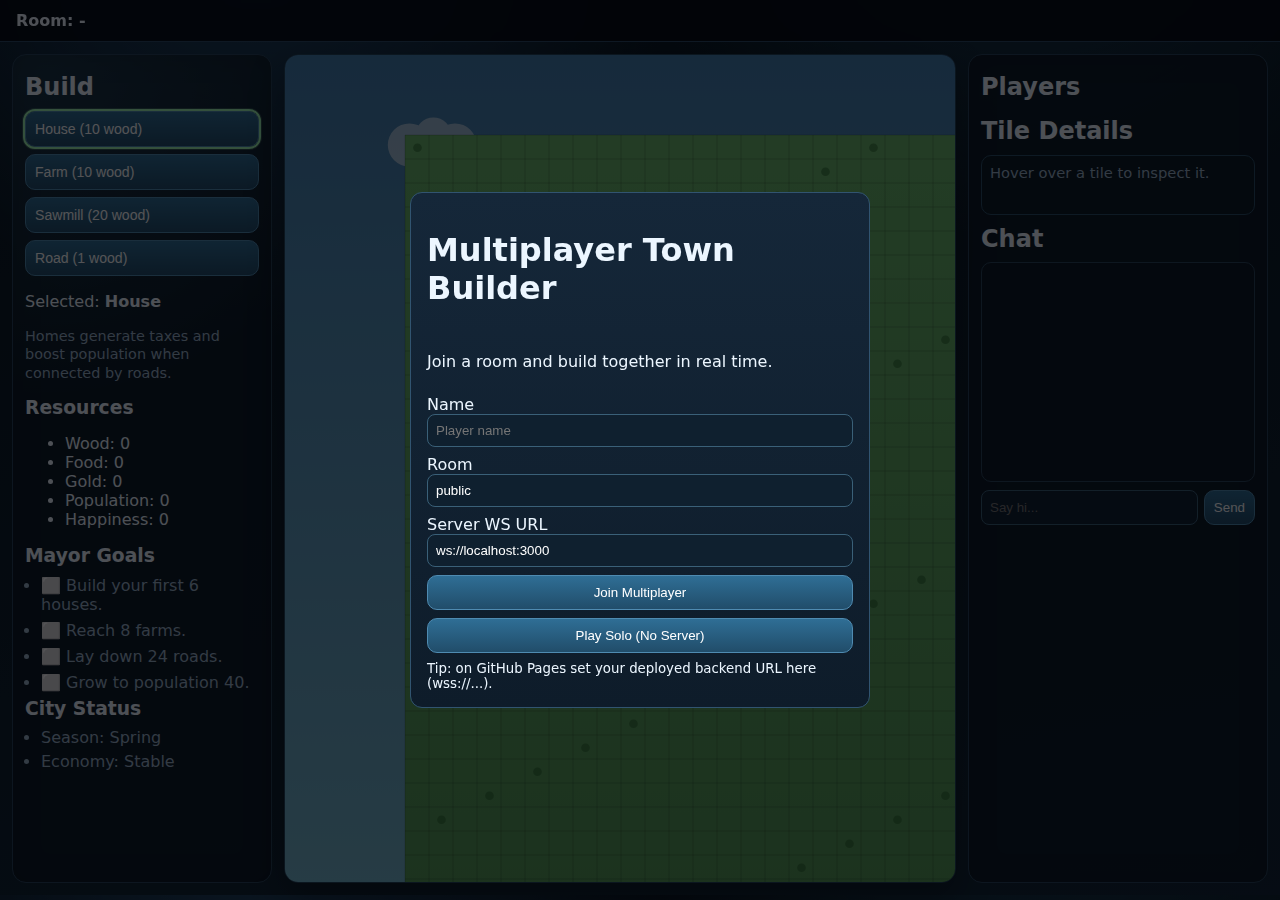
<file: client/index.html>
<!doctype html>
<html lang="en">
<head>
  <meta charset="UTF-8" />
  <meta name="viewport" content="width=device-width, initial-scale=1.0" />
  <title>Multiplayer Town Builder</title>
  <link rel="stylesheet" href="./style.css" />
</head>
<body>
  <div id="joinOverlay" class="overlay">
    <div class="card">
      <h1>Multiplayer Town Builder</h1>
      <p>Join a room and build together in real time.</p>
      <label>Name <input id="nameInput" maxlength="24" placeholder="Player name" /></label>
      <label>Room <input id="roomInput" maxlength="40" value="public" /></label>
      <label>Server WS URL
        <input id="wsInput" placeholder="ws://localhost:3000" />
      </label>
      <div class="actions">
        <button id="joinBtn">Join Multiplayer</button>
        <button id="soloBtn" type="button">Play Solo (No Server)</button>
      </div>
      <small>Tip: on GitHub Pages set your deployed backend URL here (wss://...).</small>
    </div>
  </div>

  <header class="topbar">Room: <span id="roomLabel">-</span></header>
  <main class="layout">
    <aside class="panel left">
      <h2>Build</h2>
      <div id="buildButtons"></div>
      <p>Selected: <strong id="selectedLabel">house</strong></p>
      <p id="selectionHint" class="hint"></p>
      <h3>Resources</h3>
      <ul>
        <li>Wood: <span id="woodVal">0</span></li>
        <li>Food: <span id="foodVal">0</span></li>
        <li>Gold: <span id="goldVal">0</span></li>
        <li>Population: <span id="popVal">0</span></li>
        <li>Happiness: <span id="happinessVal">0</span></li>
      </ul>

      <h3>Mayor Goals</h3>
      <ul id="questList" class="questList"></ul>

      <h3>City Status</h3>
      <ul class="statusList">
        <li>Season: <span id="seasonVal">Spring</span></li>
        <li>Economy: <span id="economyVal">Stable</span></li>
      </ul>
    </aside>

    <section class="canvasWrap">
      <canvas id="gameCanvas" width="900" height="700"></canvas>
    </section>

    <aside class="panel right">
      <h2>Players</h2>
      <ul id="playersList"></ul>
      <h2>Tile Details</h2>
      <div id="tileInfo" class="tileInfo">Hover over a tile to inspect it.</div>
      <h2>Chat</h2>
      <div id="chatLog" class="chatLog"></div>
      <form id="chatForm">
        <input id="chatInput" maxlength="240" placeholder="Say hi..." />
        <button type="submit">Send</button>
      </form>
    </aside>
  </main>

  <div id="toast"></div>
  <script src="./game.js"></script>
</body>
</html>
</file>
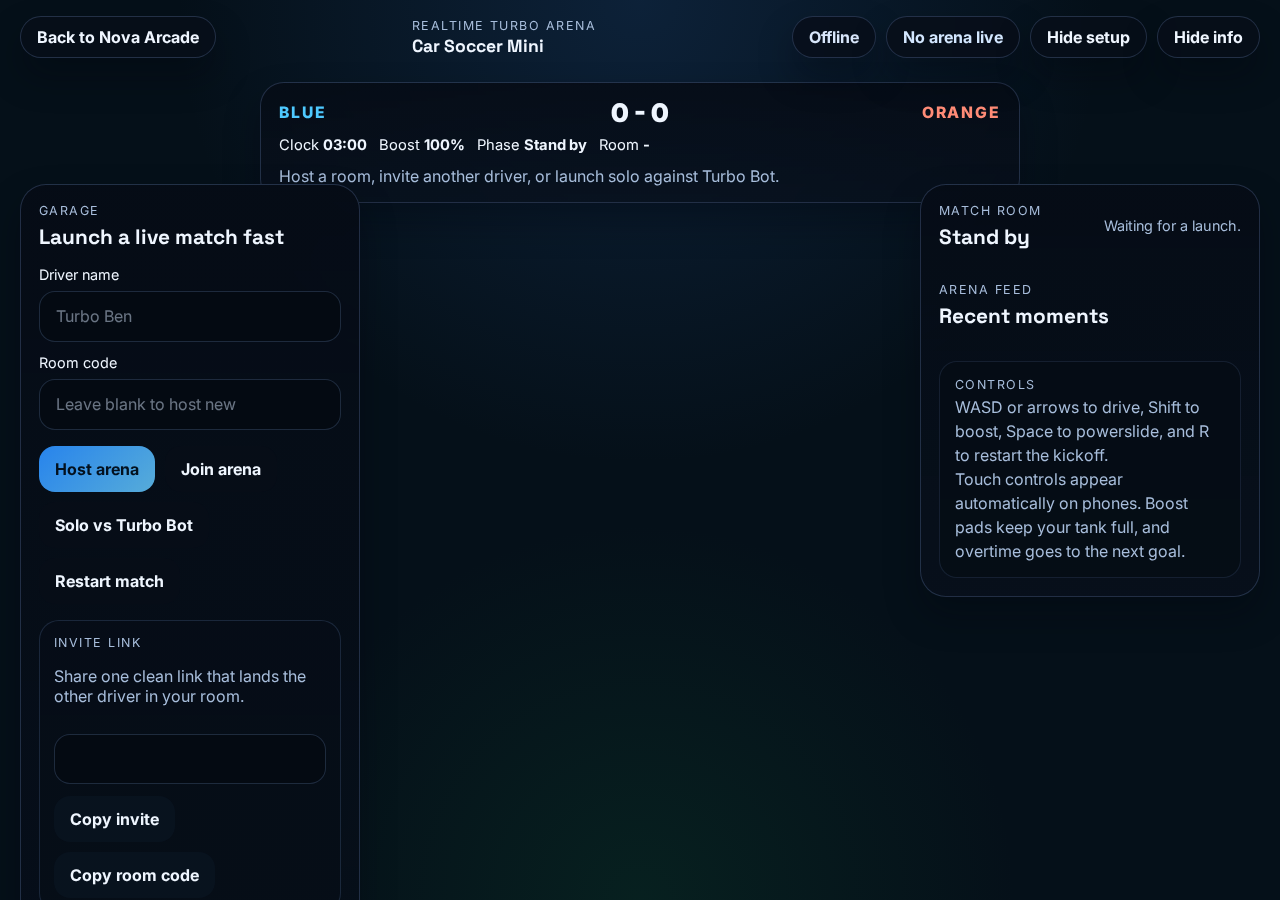
<file: games/car-soccer-mini/index.html>
<!doctype html>
<html lang="en">
<head>
  <meta charset="utf-8" />
  <meta name="viewport" content="width=device-width, initial-scale=1" />
  <title>Car Soccer Mini - Turbo Arena Live</title>
  <link rel="preconnect" href="https://fonts.googleapis.com" />
  <link rel="preconnect" href="https://fonts.gstatic.com" crossorigin />
  <link href="https://fonts.googleapis.com/css2?family=Inter:wght@400;500;600;700;800&family=Space+Grotesk:wght@500;700&display=swap" rel="stylesheet" />
  <link rel="stylesheet" href="style.css?v=20260326a" />
  <link rel="icon" href="data:image/svg+xml,%3Csvg xmlns=%27http://www.w3.org/2000/svg%27 viewBox=%270 0 64 64%27%3E%3Ccircle cx=%2732%27 cy=%2732%27 r=%2730%27 fill=%27%23081a2b%27/%3E%3Cpath d=%27M16 32c0-8.8 7.2-16 16-16s16 7.2 16 16-7.2 16-16 16S16 40.8 16 32Z%27 fill=%27%23f2f7ff%27/%3E%3Cpath d=%27M32 18 40 26 32 34 24 26Z%27 fill=%27%234ec9ff%27/%3E%3C/svg%3E" />
</head>
<body>
  <div class="game-shell">
    <canvas id="gameCanvas" aria-label="Car Soccer Mini Turbo Arena"></canvas>

    <header class="topbar">
      <a class="back-link" href="../../index.html">Back to Nova Arcade</a>
      <div class="brand-block">
        <p class="eyebrow">Realtime turbo arena</p>
        <strong>Car Soccer Mini</strong>
      </div>
      <div class="topbar-actions">
        <div class="status-pill" id="networkStatus" data-tone="offline">Offline</div>
        <div class="status-pill ghost" id="modePill">No arena live</div>
        <button id="toggleSetupBtn" class="ghost-btn" type="button">Hide setup</button>
        <button id="toggleInfoBtn" class="ghost-btn" type="button">Hide info</button>
      </div>
    </header>

    <section class="hud-band">
      <div class="score-chip">
        <span class="team blue" id="leftTeamLabel">Blue</span>
        <strong id="score">0 - 0</strong>
        <span class="team orange" id="rightTeamLabel">Orange</span>
      </div>
      <div class="hud-strip">
        <span>Clock <strong id="time">03:00</strong></span>
        <span>Boost <strong id="boost">100%</strong></span>
        <span>Phase <strong id="phaseLabel">Stand by</strong></span>
        <span>Room <strong id="roomCodeLabel">-</strong></span>
      </div>
      <p id="statusText" class="status-copy">Host a room, invite another driver, or launch solo against Turbo Bot.</p>
    </section>

    <aside class="panel setup-panel" id="setupPanel">
      <div class="panel-head">
        <div>
          <p class="label">Garage</p>
          <h1>Launch a live match fast</h1>
        </div>
      </div>

      <div class="field-grid">
        <label>
          <span>Driver name</span>
          <input id="nameInput" maxlength="18" placeholder="Turbo Ben" autocomplete="nickname" />
        </label>
        <label>
          <span>Room code</span>
          <input id="roomInput" maxlength="12" placeholder="Leave blank to host new" />
        </label>
      </div>

      <div class="action-cluster">
        <button id="hostBtn" class="primary" type="button">Host arena</button>
        <button id="joinBtn" type="button">Join arena</button>
        <button id="soloBtn" type="button">Solo vs Turbo Bot</button>
        <button id="restartBtn" type="button">Restart match</button>
      </div>

      <div class="invite-panel">
        <div class="invite-head">
          <div>
            <p class="label">Invite link</p>
            <p class="helper-copy">Share one clean link that lands the other driver in your room.</p>
          </div>
        </div>
        <div class="invite-row">
          <input id="inviteInput" readonly value="" />
        </div>
        <div class="invite-row">
          <button id="copyInviteBtn" class="secondary" type="button">Copy invite</button>
          <button id="copyCodeBtn" class="secondary" type="button">Copy room code</button>
        </div>
      </div>

      <div class="invite-panel">
        <div class="invite-head">
          <div>
            <p class="label">Arcade Lounge</p>
            <p class="helper-copy">Open the shared lounge in a new tab or drop this arena there so someone can jump straight into your match.</p>
          </div>
        </div>
        <div class="invite-row">
          <button id="openLoungeBtn" class="secondary" type="button">Open Lounge tab</button>
          <button id="shareLoungeBtn" class="primary" type="button">Share arena to Lounge</button>
        </div>
      </div>

      <div class="settings-grid">
        <label class="toggle-field">
          <span>Graphics</span>
          <button id="graphicsToggle" class="secondary" type="button">High</button>
        </label>
        <label class="toggle-field">
          <span>Sound</span>
          <button id="soundToggle" class="secondary" type="button">On</button>
        </label>
      </div>

      <label class="slider-field">
        <span>Volume</span>
        <input id="volumeSlider" type="range" min="0" max="1" step="0.05" value="0.3" />
      </label>

      <details class="advanced-panel">
        <summary>Advanced connection settings</summary>
        <label>
          <span>Server WS URL</span>
          <input id="serverUrlInput" placeholder="wss://backend-ujaa.onrender.com" />
        </label>
      </details>
    </aside>

    <aside class="panel info-panel" id="infoPanel">
      <div class="panel-head">
        <div>
          <p class="label">Match room</p>
          <h2 id="conditionLabel">Stand by</h2>
        </div>
        <p class="mini-status" id="presenceText">Waiting for a launch.</p>
      </div>

      <div class="player-cards" id="playerCards"></div>

      <div class="panel-head">
        <div>
          <p class="label">Arena feed</p>
          <h2>Recent moments</h2>
        </div>
      </div>
      <div class="event-list" id="eventList"></div>

      <div class="help-block">
        <p class="label">Controls</p>
        <p>WASD or arrows to drive, Shift to boost, Space to powerslide, and R to restart the kickoff.</p>
        <p>Touch controls appear automatically on phones. Boost pads keep your tank full, and overtime goes to the next goal.</p>
      </div>
    </aside>

    <div id="touchControls" class="touch-controls hidden" aria-hidden="true">
      <div class="left-pad">
        <button data-key="w" aria-label="Accelerate">▲</button>
        <button data-key="a" aria-label="Steer left">◀</button>
        <button data-key="s" aria-label="Brake or reverse">▼</button>
        <button data-key="d" aria-label="Steer right">▶</button>
      </div>
      <div class="right-pad">
        <button data-key="shift">Boost</button>
        <button data-key="space">Drift</button>
      </div>
    </div>

    <div class="toast" id="toast" aria-live="polite"></div>
  </div>

  <script src="../shared/lounge-bridge.js?v=20260326b"></script>
  <script src="../star-sprint/car-soccer-core.js?v=20260326a"></script>
  <script src="game.js?v=20260326a"></script>
</body>
</html>
</file>
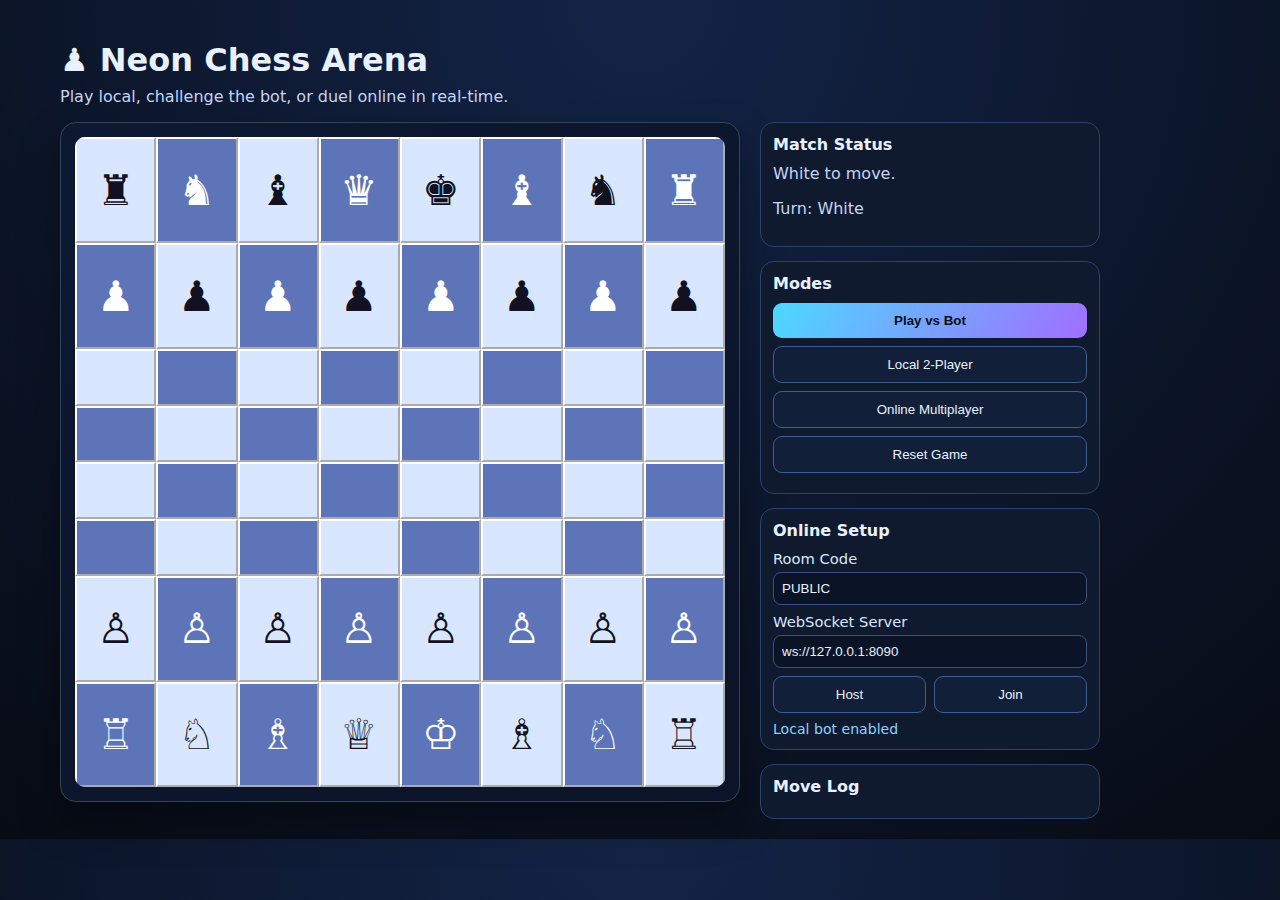
<file: games/neon-chess/index.html>
<!DOCTYPE html>
<html lang="en">
<head>
  <meta charset="UTF-8" />
  <meta name="viewport" content="width=device-width, initial-scale=1.0" />
  <title>Neon Chess Arena</title>
  <link rel="stylesheet" href="style.css" />
</head>
<body>
  <main class="app-shell">
    <header>
      <h1>♟ Neon Chess Arena</h1>
      <p>Play local, challenge the bot, or duel online in real-time.</p>
    </header>

    <section class="layout">
      <div class="board-wrap">
        <div id="board" class="board" aria-label="Chess board"></div>
      </div>

      <aside class="panel">
        <div class="status-card">
          <h2>Match Status</h2>
          <p id="statusText">White to move</p>
          <p id="turnText">Turn: White</p>
        </div>

        <div class="controls-card">
          <h2>Modes</h2>
          <button id="vsBotBtn" class="btn primary">Play vs Bot</button>
          <button id="localBtn" class="btn">Local 2-Player</button>
          <button id="onlineBtn" class="btn">Online Multiplayer</button>
          <button id="resetBtn" class="btn">Reset Game</button>
        </div>

        <div class="controls-card">
          <h2>Online Setup</h2>
          <label>Room Code
            <input id="roomInput" type="text" maxlength="12" placeholder="PUBLIC" />
          </label>
          <label>WebSocket Server
            <input id="serverInput" type="text" placeholder="ws://localhost:8090" />
          </label>
          <div class="row">
            <button id="hostBtn" class="btn">Host</button>
            <button id="joinBtn" class="btn">Join</button>
          </div>
          <p id="networkText" class="network-text">Offline</p>
        </div>

        <div class="status-card">
          <h2>Move Log</h2>
          <ol id="moveLog"></ol>
        </div>
      </aside>
    </section>
  </main>

  <script src="game.js"></script>
</body>
</html>
</file>
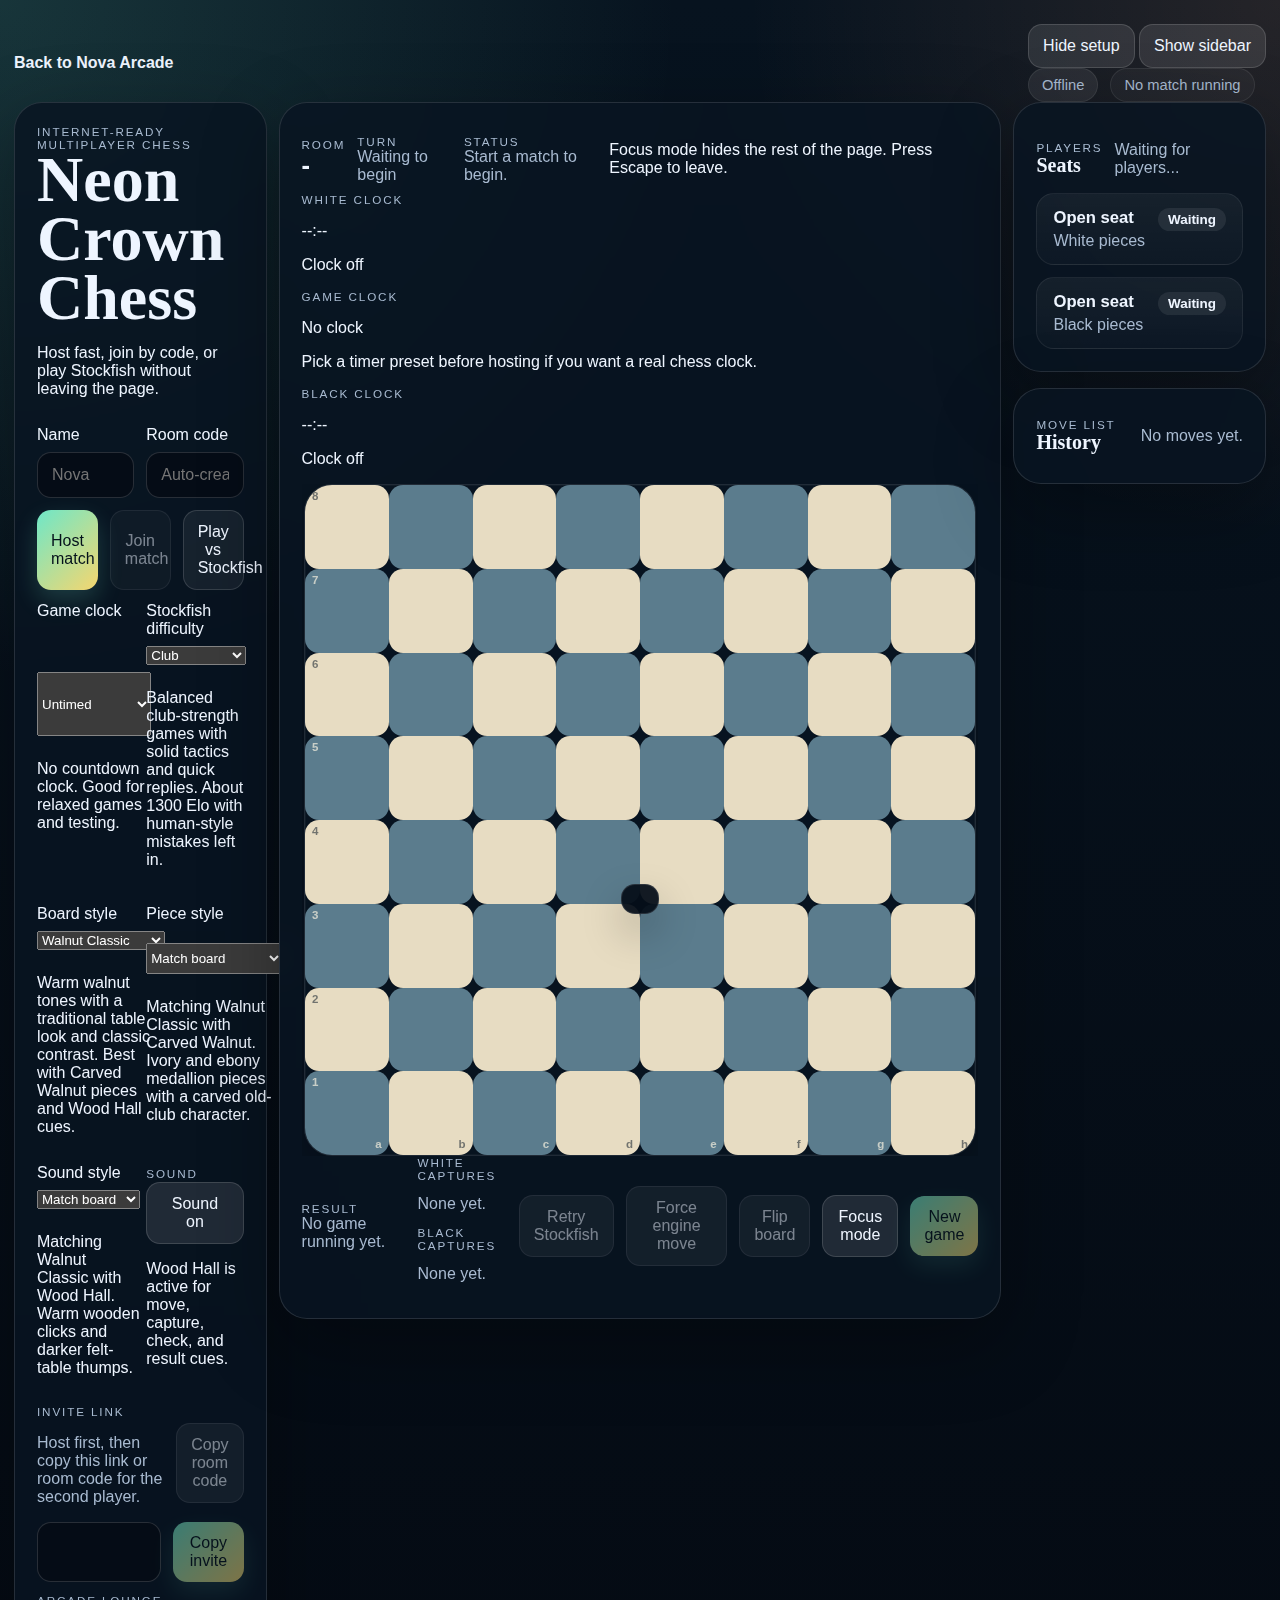
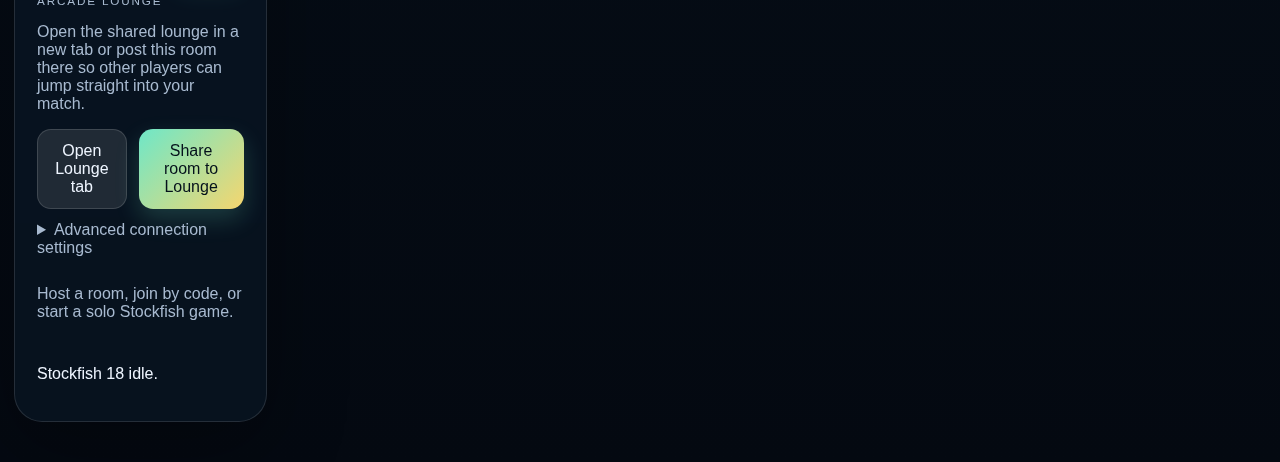
<file: games/star-sprint/index.html>
<!DOCTYPE html>
<html lang="en">
<head>
  <meta charset="UTF-8" />
  <meta name="viewport" content="width=device-width, initial-scale=1.0" />
  <title>Neon Crown Chess</title>
  <link rel="stylesheet" href="style.css?v=20260329f" />
</head>
<body>
  <div class="page-shell" id="pageShell">
    <header class="topbar">
      <a class="back-link" href="../../index.html">Back to Nova Arcade</a>
      <div class="topbar-controls">
        <div class="rail-buttons">
          <button id="toggleSetupBtn" class="secondary" type="button">Hide setup</button>
          <button id="toggleSidebarBtn" class="secondary" type="button">Hide sidebar</button>
        </div>
        <div class="topbar-status">
          <div class="status-pill" id="networkStatus" data-tone="offline">Offline</div>
          <div class="status-pill ghost" id="modePill">No match running</div>
        </div>
      </div>
    </header>

    <main class="layout">
      <section class="setup-column" id="setupColumn">
        <section class="hero panel">
          <div class="rail-head">
            <div>
              <p class="eyebrow">Internet-ready multiplayer chess</p>
              <h1>Neon Crown Chess</h1>
            </div>
            <p class="rail-copy">Host fast, join by code, or play Stockfish without leaving the page.</p>
          </div>

          <div class="field-grid">
            <label>
              <span>Name</span>
              <input id="nameInput" maxlength="18" placeholder="Nova" autocomplete="nickname" />
            </label>
            <label>
              <span>Room code</span>
              <input id="roomInput" maxlength="12" placeholder="Auto-created when hosting" />
            </label>
          </div>

          <div class="hero-actions">
            <button id="hostBtn" class="primary">Host match</button>
            <button id="joinBtn">Join match</button>
            <button id="soloBtn">Play vs Stockfish</button>
          </div>

          <div class="field-grid">
            <label class="time-control-field">
              <span>Game clock</span>
              <select id="timeControlSelect">
                <option value="untimed">Untimed</option>
                <option value="1m">1 minute bullet</option>
                <option value="2m">2 minute sprint</option>
                <option value="3m">3 minute blitz</option>
                <option value="5m">5 minute blitz</option>
                <option value="10m">10 minute rapid</option>
              </select>
              <p class="field-note" id="timeControlHint">No countdown clock. Good for relaxed games and testing.</p>
            </label>
            <label class="difficulty-field">
              <span>Stockfish difficulty</span>
              <select id="engineLevelSelect">
                <option value="2">Rookie</option>
                <option value="6">Casual</option>
                <option value="10" selected>Club</option>
                <option value="14">Tournament</option>
                <option value="18">Master</option>
                <option value="20">Grandmaster</option>
              </select>
              <p class="field-note" id="engineLevelHint">Balanced club-strength games with solid tactics and quick replies.</p>
              <div class="difficulty-meter" aria-hidden="true">
                <span id="engineLevelMeter"></span>
              </div>
            </label>
          </div>

          <div class="field-grid">
            <label class="theme-field">
              <span>Board style</span>
              <select id="boardThemeSelect">
                <option value="walnut">Walnut Classic</option>
                <option value="marble">Ivory Marble</option>
                <option value="midnight">Midnight Arena</option>
                <option value="emerald">Emerald Study</option>
                <option value="rosewood">Rosewood Salon</option>
                <option value="onyx">Onyx Slate</option>
                <option value="sandstone">Sandstone Court</option>
                <option value="storm">Stormglass Arena</option>
              </select>
              <p class="field-note" id="boardThemeHint">Warm walnut tones with carved-piece contrast and a traditional table look.</p>
            </label>
            <label class="theme-field">
              <span>Piece style</span>
              <select id="pieceStyleSelect">
                <option value="auto">Match board</option>
                <option value="walnut">Carved Walnut</option>
                <option value="marble">Marble Tournament</option>
                <option value="midnight">Neon Glass</option>
                <option value="emerald">Brass Study</option>
                <option value="regal">Royal Crown</option>
                <option value="onyx">Onyx Tournament</option>
                <option value="porcelain">Porcelain Elite</option>
                <option value="steel">Forged Steel</option>
              </select>
              <p class="field-note" id="pieceStyleHint">Automatically matches the current board style.</p>
            </label>
          </div>

          <div class="field-grid">
            <label class="theme-field sound-profile-field">
              <span>Sound style</span>
              <select id="soundProfileSelect">
                <option value="auto">Match board</option>
                <option value="walnut">Wood Hall</option>
                <option value="marble">Crystal Room</option>
                <option value="midnight">Synth Arena</option>
                <option value="emerald">Club Lounge</option>
              </select>
              <p class="field-note" id="soundProfileHint">Automatically matches the current board style.</p>
            </label>
            <div class="control-card audio-card">
              <span class="label">Sound</span>
              <button id="soundToggleBtn" class="secondary" type="button">Sound on</button>
              <p id="soundHint">Move, capture, check, and game-end cues are enabled.</p>
            </div>
          </div>

          <div class="invite-panel">
            <div class="invite-header">
              <div>
                <p class="label">Invite link</p>
                <p class="invite-help">Host first, then copy this link or room code for the second player.</p>
              </div>
              <button id="copyCodeBtn" class="secondary">Copy room code</button>
            </div>
            <div class="invite-row">
              <input id="inviteInput" readonly value="" />
              <button id="copyBtn" class="primary">Copy invite</button>
            </div>
          </div>

          <div class="invite-panel">
            <div class="invite-header">
              <div>
                <p class="label">Arcade Lounge</p>
                <p class="invite-help">Open the shared lounge in a new tab or post this room there so other players can jump straight into your match.</p>
              </div>
            </div>
            <div class="invite-row">
              <button id="openLoungeBtn" class="secondary" type="button">Open Lounge tab</button>
              <button id="shareLoungeBtn" class="primary" type="button">Share room to Lounge</button>
            </div>
          </div>

          <details class="advanced-panel">
            <summary>Advanced connection settings</summary>
            <label class="advanced-field">
              <span>Server WS URL</span>
              <input id="serverUrlInput" placeholder="wss://backend-ujaa.onrender.com" />
            </label>
          </details>

          <p class="status-text" id="statusText">Host a room, join by code, or start a solo Stockfish game.</p>
          <p class="engine-status" id="engineStatus">Stockfish 18 idle.</p>
        </section>
      </section>

      <section class="board-column">
        <section class="board-panel panel">
          <div class="board-header">
            <div>
              <p class="label">Room</p>
              <p class="room-code" id="roomCodeLabel">-</p>
            </div>
            <div>
              <p class="label">Turn</p>
              <p class="turn-text" id="turnText">Waiting to begin</p>
            </div>
            <div>
              <p class="label">Status</p>
              <p class="turn-text" id="phaseText">Start a match to begin.</p>
            </div>
            <div class="focus-tools" id="focusTools">
              <p class="focus-hint" id="focusHint">Focus mode hides the rest of the page. Press Escape to leave.</p>
              <button id="focusExitBtn" class="secondary" type="button">Exit focus</button>
            </div>
          </div>

          <div class="clock-strip" id="clockStrip">
            <div class="clock-card white" id="whiteClockCard">
              <p class="label">White clock</p>
              <p class="clock-value" id="whiteClockValue">--:--</p>
              <p class="clock-meta" id="whiteClockMeta">Clock off</p>
            </div>
            <div class="clock-card center" id="clockCenterCard">
              <p class="label">Game clock</p>
              <p class="clock-value preset" id="timeControlBadge">No clock</p>
              <p class="clock-meta" id="clockStatus">Pick a timer preset before hosting if you want a real chess clock.</p>
            </div>
            <div class="clock-card black" id="blackClockCard">
              <p class="label">Black clock</p>
              <p class="clock-value" id="blackClockValue">--:--</p>
              <p class="clock-meta" id="blackClockMeta">Clock off</p>
            </div>
          </div>

          <div class="board-stage">
            <div class="board-grid" id="boardGrid" aria-label="Chess board"></div>
          </div>

          <div class="board-footer">
            <div>
              <p class="label">Result</p>
              <p class="winner-text" id="winnerText">No game running yet.</p>
            </div>
            <div class="footer-captures">
              <div class="capture-lane">
                <p class="label">White Captures</p>
                <div class="capture-row compact" id="whiteCaptured"></div>
              </div>
              <div class="capture-lane">
                <p class="label">Black Captures</p>
                <div class="capture-row compact" id="blackCaptured"></div>
              </div>
            </div>
            <div class="board-actions">
              <button id="retryEngineBtn" class="secondary">Retry Stockfish</button>
              <button id="engineMoveBtn" class="secondary">Force engine move</button>
              <button id="flipBtn" class="secondary">Flip board</button>
              <button id="focusBtn" class="secondary" type="button">Focus mode</button>
              <button id="restartBtn" class="primary">New game</button>
            </div>
          </div>
        </section>
      </section>

      <aside class="sidebar" id="sidebarColumn">
        <section class="panel sidebar-panel">
          <div class="sidebar-header">
            <div>
              <p class="label">Players</p>
              <h2>Seats</h2>
            </div>
            <p class="mini-status" id="presenceText">Waiting for players...</p>
          </div>
          <div class="player-cards" id="playerCards"></div>
        </section>

        <section class="panel sidebar-panel">
          <div class="sidebar-header">
            <div>
              <p class="label">Move list</p>
              <h2>History</h2>
            </div>
            <p class="mini-status" id="historyStatus">No moves yet.</p>
          </div>
          <ol class="history-list" id="historyList"></ol>
        </section>
      </aside>
    </main>

    <div class="promotion-modal hidden" id="promotionModal">
      <div class="promotion-card">
        <p class="label">Promotion</p>
        <h2>Choose a piece</h2>
        <div class="promotion-options" id="promotionOptions"></div>
      </div>
    </div>

    <div class="toast" id="toast" aria-live="polite"></div>
  </div>

  <script src="../shared/lounge-bridge.js?v=20260326b"></script>
  <script src="chess-core.js?v=20260329f"></script>
  <script src="game.js?v=20260329f"></script>
</body>
</html>
</file>
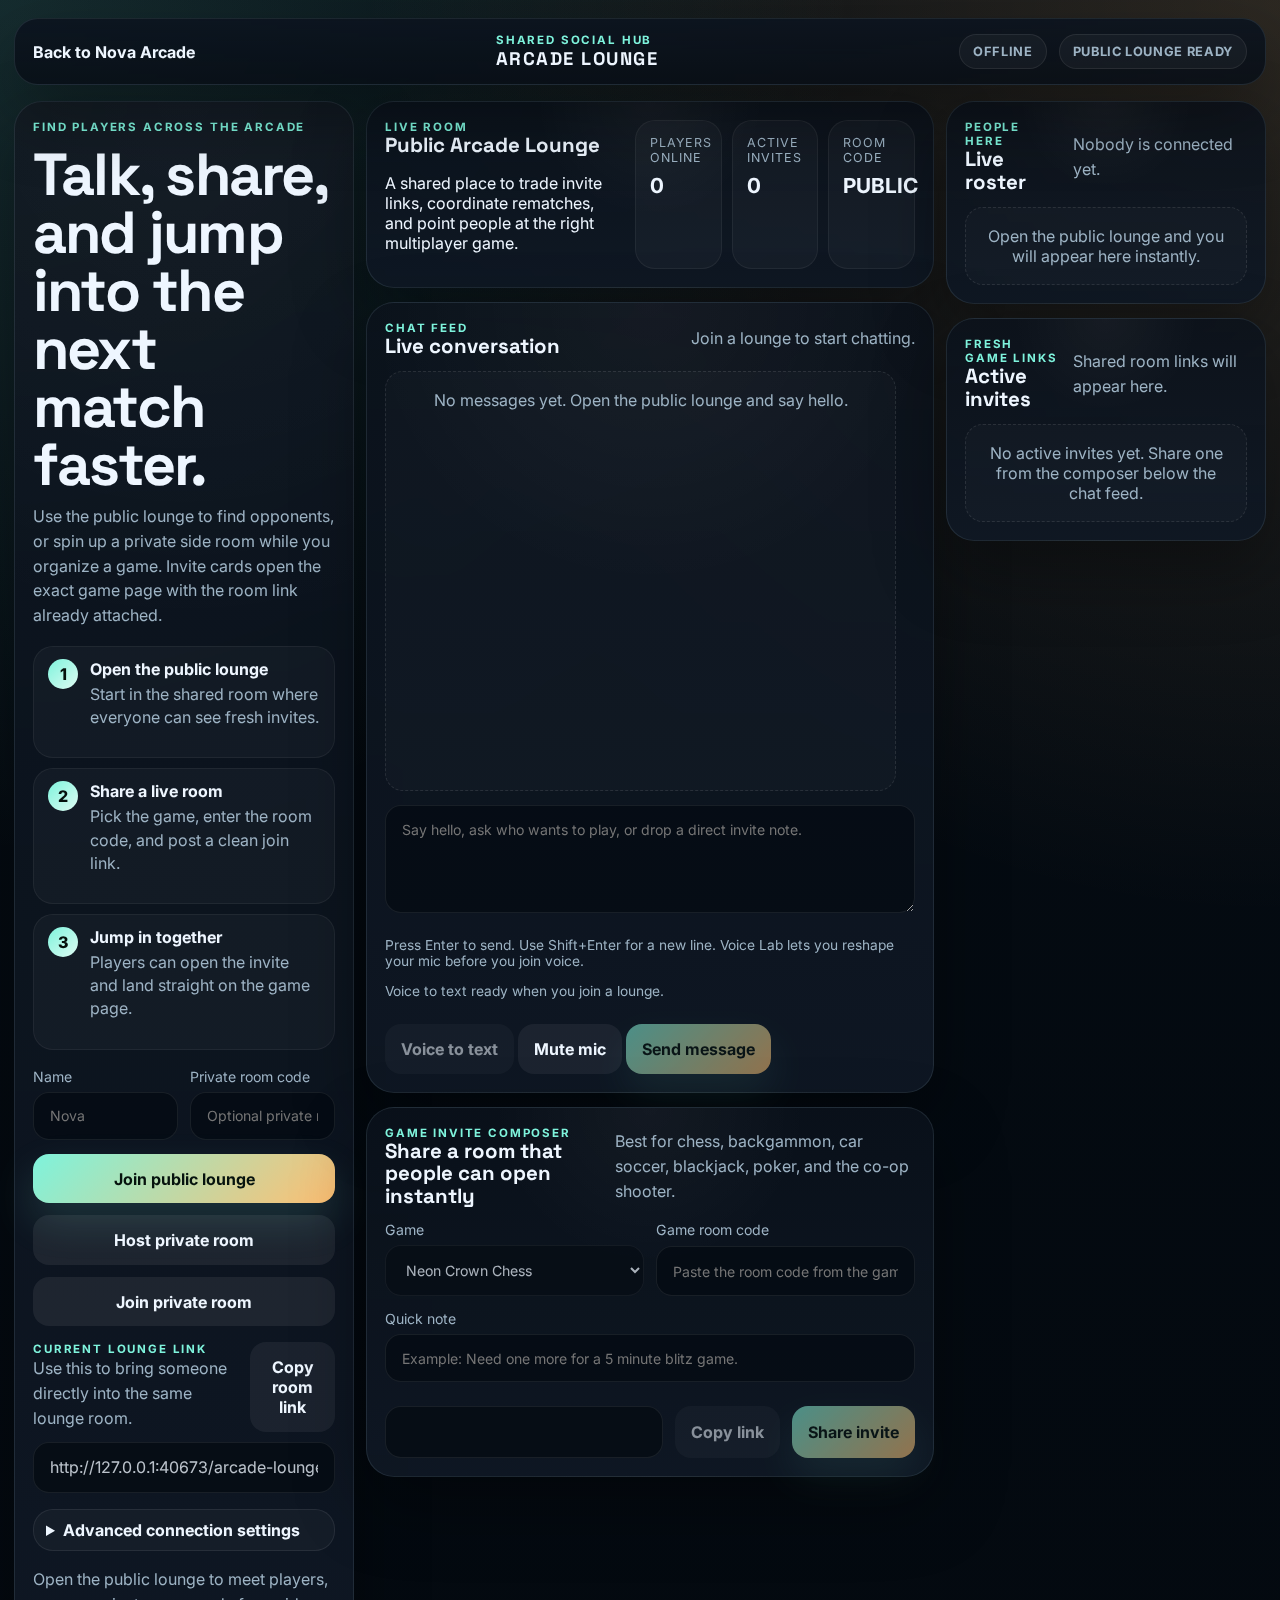
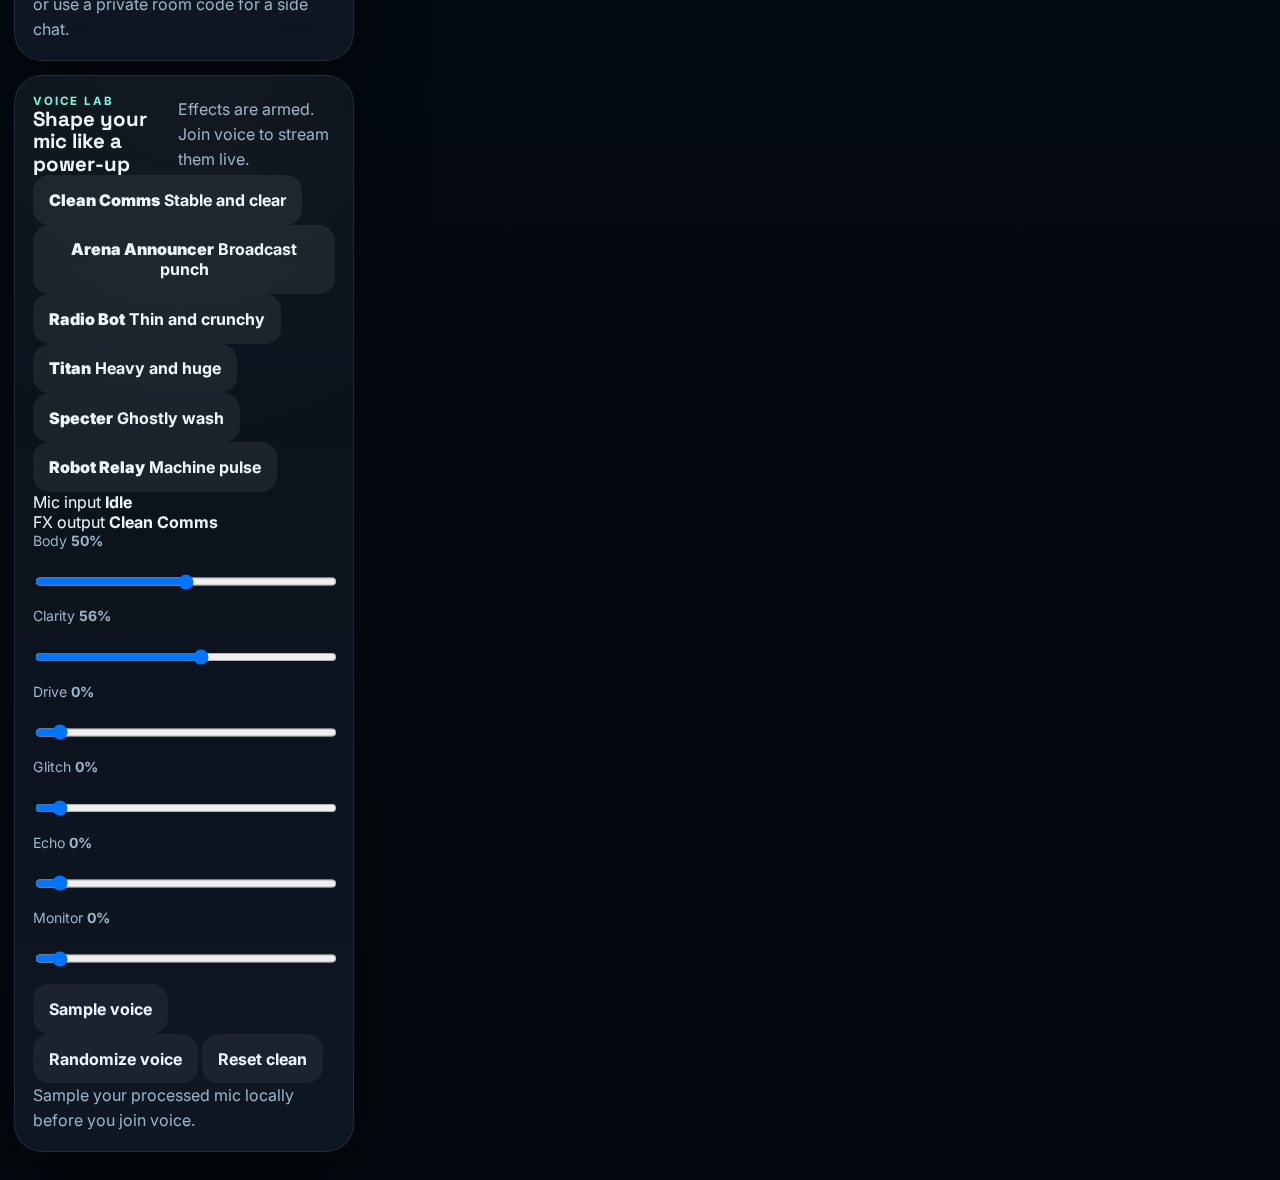
<file: arcade-lounge.html>
<!doctype html>
<html lang="en">
<head>
  <meta charset="utf-8" />
  <meta name="viewport" content="width=device-width, initial-scale=1" />
  <title>Nova Arcade Lounge</title>
  <link rel="preconnect" href="https://fonts.googleapis.com" />
  <link rel="preconnect" href="https://fonts.gstatic.com" crossorigin />
  <link href="https://fonts.googleapis.com/css2?family=Inter:wght@400;500;600;700;800&family=Space+Grotesk:wght@500;700&display=swap" rel="stylesheet" />
  <link rel="stylesheet" href="games/arcade-lounge/style.css?v=20260328j" />
</head>
<body>
  <div class="page-shell">
    <header class="topbar">
      <a class="back-link" href="index.html">Back to Nova Arcade</a>
      <div class="brand-block">
        <p class="eyebrow">Shared social hub</p>
        <strong>Arcade Lounge</strong>
      </div>
      <div class="topbar-status">
        <div class="status-pill" id="networkStatus" data-tone="offline">Offline</div>
        <div class="status-pill ghost" id="roomPill">Public lounge ready</div>
      </div>
    </header>

    <main class="layout">
      <aside class="control-rail">
        <section class="panel intro-panel">
          <p class="eyebrow">Find players across the arcade</p>
          <h1>Talk, share, and jump into the next match faster.</h1>
          <p class="lede">Use the public lounge to find opponents, or spin up a private side room while you organize a game. Invite cards open the exact game page with the room link already attached.</p>

          <div class="step-list">
            <article class="step-card">
              <span>1</span>
              <div>
                <strong>Open the public lounge</strong>
                <p>Start in the shared room where everyone can see fresh invites.</p>
              </div>
            </article>
            <article class="step-card">
              <span>2</span>
              <div>
                <strong>Share a live room</strong>
                <p>Pick the game, enter the room code, and post a clean join link.</p>
              </div>
            </article>
            <article class="step-card">
              <span>3</span>
              <div>
                <strong>Jump in together</strong>
                <p>Players can open the invite and land straight on the game page.</p>
              </div>
            </article>
          </div>

          <div class="field-grid">
            <label>
              <span>Name</span>
              <input id="nameInput" maxlength="18" placeholder="Nova" autocomplete="nickname" />
            </label>
            <label>
              <span>Private room code</span>
              <input id="roomInput" maxlength="12" placeholder="Optional private room" />
            </label>
          </div>

          <div class="action-cluster">
            <button id="publicBtn" class="primary" type="button">Join public lounge</button>
            <button id="hostBtn" type="button">Host private room</button>
            <button id="joinBtn" type="button">Join private room</button>
          </div>

          <div class="invite-box">
            <div class="invite-head">
              <div>
                <p class="label">Current lounge link</p>
                <p class="helper-copy">Use this to bring someone directly into the same lounge room.</p>
              </div>
              <button id="copyInviteBtn" class="secondary" type="button">Copy room link</button>
            </div>
            <div class="invite-row">
              <input id="inviteInput" readonly value="" />
            </div>
          </div>

          <details class="advanced-panel">
            <summary>Advanced connection settings</summary>
            <label>
              <span>Server WS URL</span>
              <input id="serverUrlInput" placeholder="wss://backend-ujaa.onrender.com" />
            </label>
          </details>

          <p class="status-text" id="statusText">Open the public lounge to meet players, or use a private room code for a side chat.</p>
        </section>

        <section class="panel voice-lab-panel">
          <div class="panel-head">
            <div>
              <p class="label">Voice Lab</p>
              <h2>Shape your mic like a power-up</h2>
            </div>
            <p class="mini-status" id="voiceLabStatus">Effects are armed. Join voice to stream them live.</p>
          </div>

          <div class="voice-preset-grid" id="voicePresetGrid">
            <button class="voice-preset-btn" type="button" data-voice-preset="clean">
              <strong>Clean Comms</strong>
              <span>Stable and clear</span>
            </button>
            <button class="voice-preset-btn" type="button" data-voice-preset="arena">
              <strong>Arena Announcer</strong>
              <span>Broadcast punch</span>
            </button>
            <button class="voice-preset-btn" type="button" data-voice-preset="radio">
              <strong>Radio Bot</strong>
              <span>Thin and crunchy</span>
            </button>
            <button class="voice-preset-btn" type="button" data-voice-preset="titan">
              <strong>Titan</strong>
              <span>Heavy and huge</span>
            </button>
            <button class="voice-preset-btn" type="button" data-voice-preset="specter">
              <strong>Specter</strong>
              <span>Ghostly wash</span>
            </button>
            <button class="voice-preset-btn" type="button" data-voice-preset="robot">
              <strong>Robot Relay</strong>
              <span>Machine pulse</span>
            </button>
          </div>

          <div class="voice-meter-stack">
            <div class="voice-meter-block">
              <div class="voice-meter-head">
                <span>Mic input</span>
                <strong id="voiceInputMeterText">Idle</strong>
              </div>
              <div class="voice-meter">
                <span id="voiceInputMeterFill"></span>
              </div>
            </div>
            <div class="voice-meter-block">
              <div class="voice-meter-head">
                <span>FX output</span>
                <strong id="voiceOutputMeterText">Clean Comms</strong>
              </div>
              <div class="voice-meter voice-meter-output">
                <span id="voiceOutputMeterFill"></span>
              </div>
            </div>
          </div>

          <div class="voice-slider-grid">
            <label class="voice-slider">
              <div class="voice-slider-head">
                <span>Body</span>
                <strong id="voiceBodyValue">50%</strong>
              </div>
              <input id="voiceBodyRange" type="range" min="0" max="100" step="1" value="50" />
            </label>
            <label class="voice-slider">
              <div class="voice-slider-head">
                <span>Clarity</span>
                <strong id="voiceClarityValue">56%</strong>
              </div>
              <input id="voiceClarityRange" type="range" min="0" max="100" step="1" value="56" />
            </label>
            <label class="voice-slider">
              <div class="voice-slider-head">
                <span>Drive</span>
                <strong id="voiceDriveValue">0%</strong>
              </div>
              <input id="voiceDriveRange" type="range" min="0" max="100" step="1" value="0" />
            </label>
            <label class="voice-slider">
              <div class="voice-slider-head">
                <span>Glitch</span>
                <strong id="voiceGlitchValue">0%</strong>
              </div>
              <input id="voiceGlitchRange" type="range" min="0" max="100" step="1" value="0" />
            </label>
            <label class="voice-slider">
              <div class="voice-slider-head">
                <span>Echo</span>
                <strong id="voiceEchoValue">0%</strong>
              </div>
              <input id="voiceEchoRange" type="range" min="0" max="100" step="1" value="0" />
            </label>
            <label class="voice-slider">
              <div class="voice-slider-head">
                <span>Monitor</span>
                <strong id="voiceMonitorValue">0%</strong>
              </div>
              <input id="voiceMonitorRange" type="range" min="0" max="100" step="1" value="0" />
            </label>
          </div>

          <div class="voice-lab-actions">
            <button id="sampleVoiceBtn" class="secondary sample-voice-btn" type="button">Sample voice</button>
            <button id="randomVoiceBtn" class="secondary" type="button">Randomize voice</button>
            <button id="resetVoiceBtn" class="secondary" type="button">Reset clean</button>
          </div>
          <p class="mini-status voice-preview-status" id="voicePreviewStatus">Sample your processed mic locally before you join voice.</p>
        </section>
      </aside>

      <section class="feed-column">
        <section class="panel overview-panel">
          <div class="overview-copy">
            <p class="eyebrow">Live room</p>
            <h2 id="roomHeadline">Public Arcade Lounge</h2>
            <p id="roomSummary">A shared place to trade invite links, coordinate rematches, and point people at the right multiplayer game.</p>
          </div>
          <div class="metrics-grid">
            <article class="metric-card">
              <span>Players online</span>
              <strong id="playerCount">0</strong>
            </article>
            <article class="metric-card">
              <span>Active invites</span>
              <strong id="inviteCount">0</strong>
            </article>
            <article class="metric-card">
              <span>Room code</span>
              <strong id="roomCodeLabel">-</strong>
            </article>
          </div>
        </section>

        <section class="panel chat-panel">
          <div class="panel-head">
            <div>
              <p class="label">Chat feed</p>
              <h2>Live conversation</h2>
            </div>
            <p class="mini-status" id="feedStatus">Join a lounge to start chatting.</p>
          </div>

          <div class="message-list" id="messageList" aria-live="polite"></div>

          <form id="composerForm" class="composer">
            <label class="composer-field">
              <span class="sr-only">Message</span>
              <textarea id="messageInput" rows="3" maxlength="360" placeholder="Say hello, ask who wants to play, or drop a direct invite note."></textarea>
            </label>
            <div class="composer-actions">
              <div class="composer-meta">
                <p id="composerHint">Press Enter to send. Use Shift+Enter for a new line. Voice Lab lets you reshape your mic before you join voice.</p>
                <p id="voiceStatus" class="voice-status" data-tone="idle">Join a lounge, then open direct voice chat with your mic.</p>
              </div>
              <div class="composer-button-row">
                <button id="voiceBtn" class="secondary voice-btn" type="button">Join voice</button>
                <button id="muteVoiceBtn" class="secondary mute-voice-btn" type="button">Mute mic</button>
                <button id="sendBtn" class="primary" type="submit">Send message</button>
              </div>
            </div>
          </form>
        </section>

        <section class="panel share-panel">
          <div class="panel-head">
            <div>
              <p class="label">Game invite composer</p>
              <h2>Share a room that people can open instantly</h2>
            </div>
            <p class="mini-status">Best for chess, backgammon, car soccer, blackjack, poker, and the co-op shooter.</p>
          </div>

          <div class="field-grid share-grid">
            <label>
              <span>Game</span>
              <select id="gameSelect">
                <option value="chess">Neon Crown Chess</option>
                <option value="backgammon">Neon Backgammon Blitz</option>
                <option value="mini-pool">Mini Pool Showdown</option>
                <option value="space-shooter">Starline Defense Co-Op</option>
                <option value="zombie-siege">Zombie Siege 3D Live</option>
                <option value="car-soccer">Car Soccer Mini - Turbo Arena Live</option>
                <option value="blackjack">Royal SuperSplash Blackjack Live</option>
                <option value="poker">Orbit Holdem Live</option>
              </select>
            </label>
            <label>
              <span>Game room code</span>
              <input id="gameRoomInput" maxlength="12" placeholder="Paste the room code from the game" />
            </label>
          </div>

          <label class="note-field">
            <span>Quick note</span>
            <input id="inviteNoteInput" maxlength="140" placeholder="Example: Need one more for a 5 minute blitz game." />
          </label>

          <div class="invite-row preview-row">
            <input id="gameLinkPreview" readonly value="" />
            <button id="copyGameLinkBtn" class="secondary" type="button">Copy link</button>
            <button id="shareInviteBtn" class="primary" type="button">Share invite</button>
          </div>
        </section>
      </section>

      <aside class="sidebar">
        <section class="panel sidebar-panel">
          <div class="panel-head">
            <div>
              <p class="label">People here</p>
              <h2>Live roster</h2>
            </div>
            <p class="mini-status" id="presenceText">Nobody is connected yet.</p>
          </div>
          <div class="player-list" id="playerList"></div>
        </section>

        <section class="panel sidebar-panel">
          <div class="panel-head">
            <div>
              <p class="label">Fresh game links</p>
              <h2>Active invites</h2>
            </div>
            <p class="mini-status" id="inviteStatus">Shared room links will appear here.</p>
          </div>
          <div class="invite-list" id="inviteList"></div>
        </section>
      </aside>
    </main>
  </div>

  <div id="voiceAudioHost" class="voice-audio-host" aria-hidden="true"></div>

  <script src="games/arcade-lounge/game.js?v=20260328j"></script>
</body>
</html>
</file>
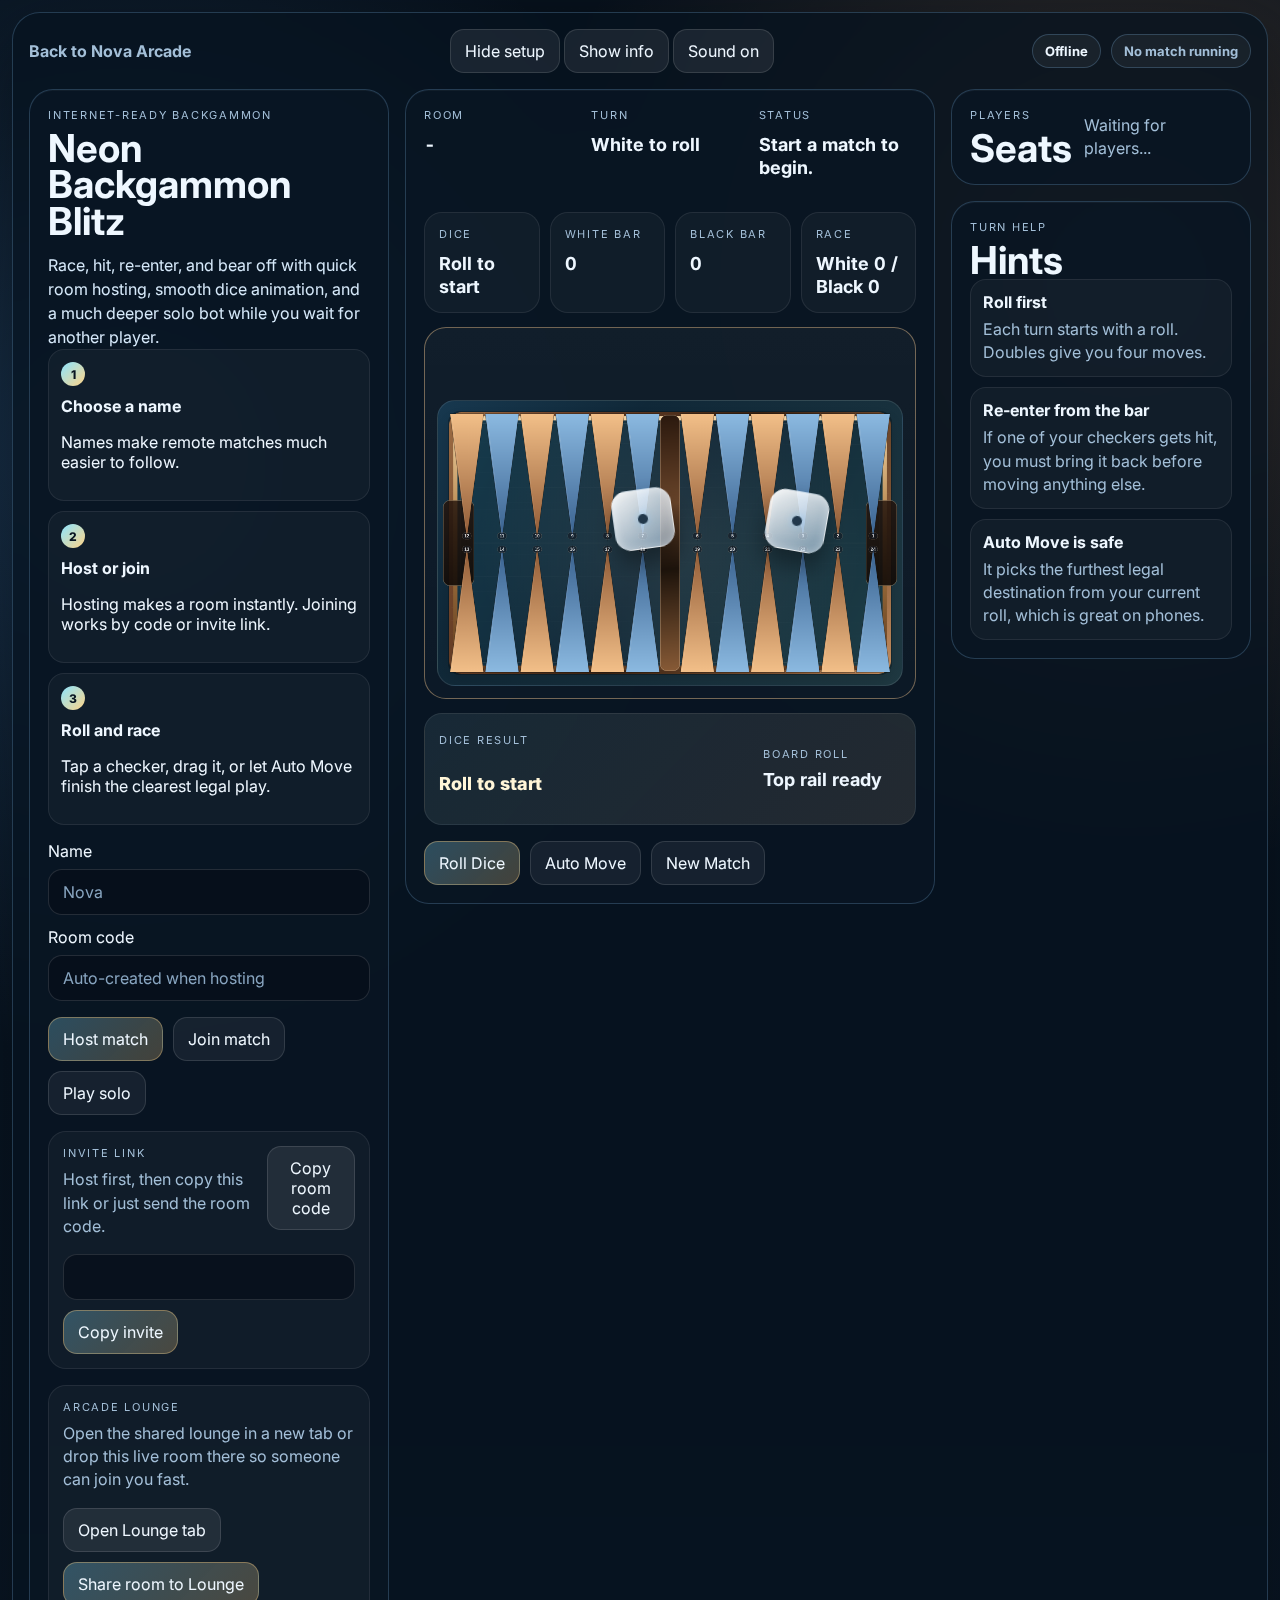
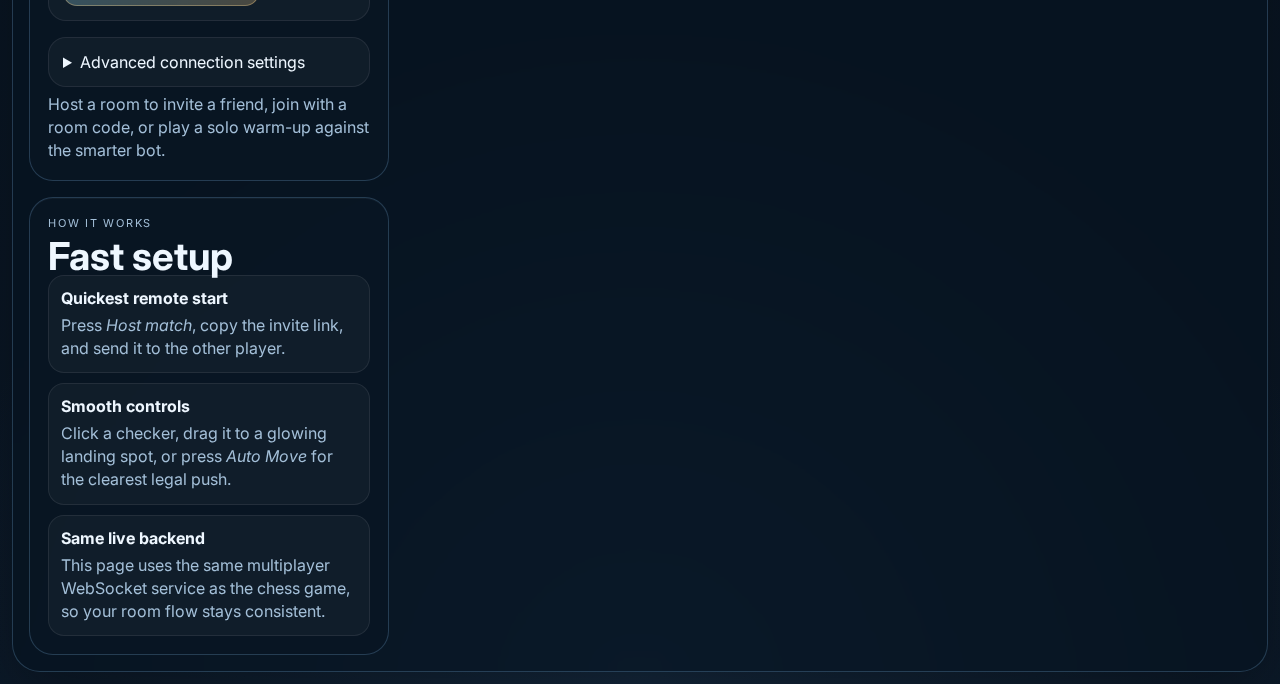
<file: backgammon.html>
<!doctype html>
<html lang="en">
<head>
  <meta charset="utf-8" />
  <meta name="viewport" content="width=device-width, initial-scale=1" />
  <title>Neon Backgammon Blitz</title>
  <link rel="preconnect" href="https://fonts.googleapis.com" />
  <link rel="preconnect" href="https://fonts.gstatic.com" crossorigin />
  <link href="https://fonts.googleapis.com/css2?family=Inter:wght@400;600;700;800&display=swap" rel="stylesheet" />
  <link rel="stylesheet" href="games/backgammon-blitz/style.css?v=20260326a" />
</head>
<body>
  <div class="page-shell">
    <header class="topbar">
      <a class="back-link" href="index.html">Back to Nova Arcade</a>
      <div class="topbar-actions">
        <button id="toggleSetupBtn" class="secondary ui-toggle">Hide setup</button>
        <button id="toggleSidebarBtn" class="secondary ui-toggle">Hide info</button>
        <button id="soundToggleBtn" class="secondary ui-toggle" data-state="on">Sound on</button>
      </div>
      <div class="topbar-status">
        <div class="status-pill" id="networkStatus" data-tone="offline">Offline</div>
        <div class="status-pill ghost" id="modePill">No match running</div>
      </div>
    </header>

    <main class="layout" id="layoutShell">
      <section class="setup-column" id="setupColumn">
        <section class="hero panel">
          <p class="eyebrow">Internet-ready backgammon</p>
          <h1>Neon Backgammon Blitz</h1>
          <p class="lede">Race, hit, re-enter, and bear off with quick room hosting, smooth dice animation, and a much deeper solo bot while you wait for another player.</p>

          <div class="step-strip">
            <div class="step-card" id="stepOne">
              <span class="step-number">1</span>
              <div>
                <strong>Choose a name</strong>
                <p>Names make remote matches much easier to follow.</p>
              </div>
            </div>
            <div class="step-card" id="stepTwo">
              <span class="step-number">2</span>
              <div>
                <strong>Host or join</strong>
                <p>Hosting makes a room instantly. Joining works by code or invite link.</p>
              </div>
            </div>
            <div class="step-card" id="stepThree">
              <span class="step-number">3</span>
              <div>
                <strong>Roll and race</strong>
                <p>Tap a checker, drag it, or let Auto Move finish the clearest legal play.</p>
              </div>
            </div>
          </div>

          <div class="field-grid">
            <label>
              <span>Name</span>
              <input id="nameInput" maxlength="18" placeholder="Nova" autocomplete="nickname" />
            </label>
            <label>
              <span>Room code</span>
              <input id="roomInput" maxlength="12" placeholder="Auto-created when hosting" />
            </label>
          </div>

          <div class="hero-actions">
            <button id="hostBtn" class="primary">Host match</button>
            <button id="joinBtn">Join match</button>
            <button id="soloBtn">Play solo</button>
          </div>

          <div class="invite-panel">
            <div class="invite-header">
              <div>
                <p class="label">Invite link</p>
                <p class="invite-help">Host first, then copy this link or just send the room code.</p>
              </div>
              <button id="copyCodeBtn" class="secondary">Copy room code</button>
            </div>
            <div class="invite-row">
              <input id="inviteInput" readonly value="" />
              <button id="copyBtn" class="primary">Copy invite</button>
            </div>
          </div>

          <div class="invite-panel">
            <div class="invite-header">
              <div>
                <p class="label">Arcade Lounge</p>
                <p class="invite-help">Open the shared lounge in a new tab or drop this live room there so someone can join you fast.</p>
              </div>
            </div>
            <div class="invite-row">
              <button id="openLoungeBtn" class="secondary" type="button">Open Lounge tab</button>
              <button id="shareLoungeBtn" class="primary" type="button">Share room to Lounge</button>
            </div>
          </div>

          <details class="advanced-panel">
            <summary>Advanced connection settings</summary>
            <label class="advanced-field">
              <span>Server WS URL</span>
              <input id="serverUrlInput" placeholder="wss://backend-ujaa.onrender.com" />
            </label>
          </details>

          <p class="status-text" id="statusText">Host a room to invite a friend, join with a room code, or play a solo warm-up against the smarter bot.</p>
        </section>

        <section class="panel sidebar-panel">
          <div class="sidebar-header">
            <div>
              <p class="label">How it works</p>
              <h2>Fast setup</h2>
            </div>
          </div>
          <div class="guide-list">
            <div class="guide-item">
              <strong>Quickest remote start</strong>
              <p>Press <em>Host match</em>, copy the invite link, and send it to the other player.</p>
            </div>
            <div class="guide-item">
              <strong>Smooth controls</strong>
              <p>Click a checker, drag it to a glowing landing spot, or press <em>Auto Move</em> for the clearest legal push.</p>
            </div>
            <div class="guide-item">
              <strong>Same live backend</strong>
              <p>This page uses the same multiplayer WebSocket service as the chess game, so your room flow stays consistent.</p>
            </div>
          </div>
        </section>
      </section>

      <section class="board-column">
        <section class="board-panel panel">
          <div class="board-header">
            <div>
              <p class="label">Room</p>
              <p class="room-code" id="roomCodeLabel">-</p>
            </div>
            <div>
              <p class="label">Turn</p>
              <p class="turn-text" id="turnText">White to roll</p>
            </div>
            <div>
              <p class="label">Status</p>
              <p class="turn-text" id="phaseText">Start a match to begin.</p>
            </div>
          </div>

          <div class="score-row">
            <div class="hud-row">
              <p class="label">Dice</p>
              <p class="turn-text" id="diceLabel">Roll to start</p>
            </div>
            <div class="hud-row">
              <p class="label">White bar</p>
              <p class="turn-text" id="barWhite">0</p>
            </div>
            <div class="hud-row">
              <p class="label">Black bar</p>
              <p class="turn-text" id="barBlack">0</p>
            </div>
            <div class="hud-row">
              <p class="label">Race</p>
              <p class="turn-text" id="raceLabel">White 0 / Black 0</p>
            </div>
          </div>

          <div class="board-stage">
            <div class="board-overlay" aria-hidden="true">
              <div class="roll-track"></div>
              <div class="dice-visuals board-dice" id="diceVisuals">
                <div class="die-shell die-shell-one" id="dieShell1">
                  <span class="die" id="die1"></span>
                </div>
                <div class="die-shell die-shell-two" id="dieShell2">
                  <span class="die" id="die2"></span>
                </div>
              </div>
            </div>
            <canvas id="board" width="1240" height="760" aria-label="Backgammon board"></canvas>
          </div>

          <div class="board-footer">
            <div class="dice-panel">
              <div class="dice-copy">
                <p class="label">Dice result</p>
                <div class="dice-value" id="diceText">Roll to start</div>
              </div>
              <div class="dice-note">
                <p class="label">Board roll</p>
                <p class="turn-text" id="diceStageLabel">Top rail ready</p>
              </div>
            </div>
            <div class="action-bar">
              <button id="rollBtn" class="primary">Roll Dice</button>
              <button id="autoBtn">Auto Move</button>
              <button id="restartBtn">New Match</button>
            </div>
          </div>
        </section>
      </section>

      <aside class="sidebar" id="infoSidebar">
        <section class="panel sidebar-panel">
          <div class="sidebar-header">
            <div>
              <p class="label">Players</p>
              <h2>Seats</h2>
            </div>
            <p class="mini-status" id="presenceText">Waiting for players...</p>
          </div>
          <div class="player-cards" id="playerCards"></div>
        </section>

        <section class="panel sidebar-panel">
          <div class="sidebar-header">
            <div>
              <p class="label">Turn help</p>
              <h2>Hints</h2>
            </div>
          </div>
          <div class="facts">
            <div class="fact">
              <strong>Roll first</strong>
              <p>Each turn starts with a roll. Doubles give you four moves.</p>
            </div>
            <div class="fact">
              <strong>Re-enter from the bar</strong>
              <p>If one of your checkers gets hit, you must bring it back before moving anything else.</p>
            </div>
            <div class="fact">
              <strong>Auto Move is safe</strong>
              <p>It picks the furthest legal destination from your current roll, which is great on phones.</p>
            </div>
          </div>
        </section>
      </aside>
    </main>

    <div class="toast" id="toast" aria-live="polite"></div>
  </div>

  <script src="games/shared/lounge-bridge.js?v=20260326b"></script>
  <script src="games/star-sprint/backgammon-core.js?v=20260328a"></script>
  <script src="games/backgammon-blitz/game.js?v=20260328a"></script>
</body>
</html>
</file>
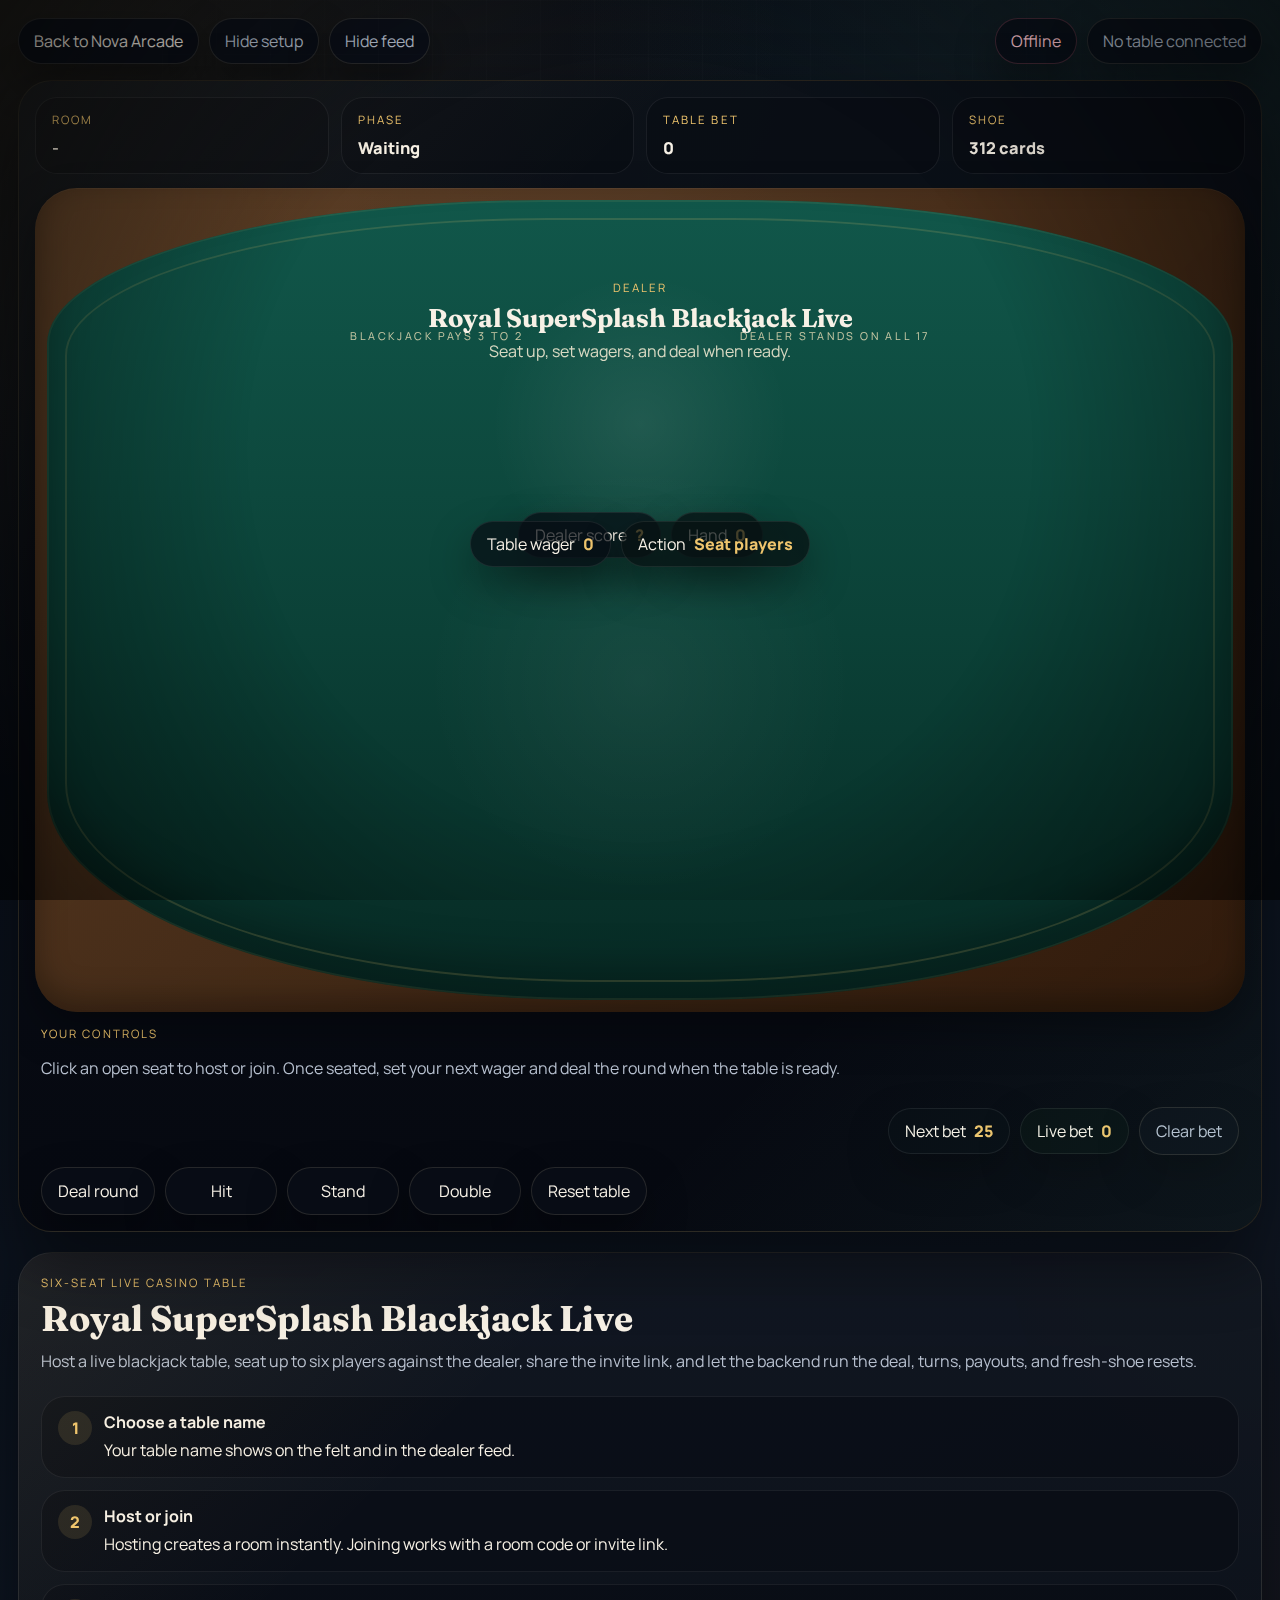
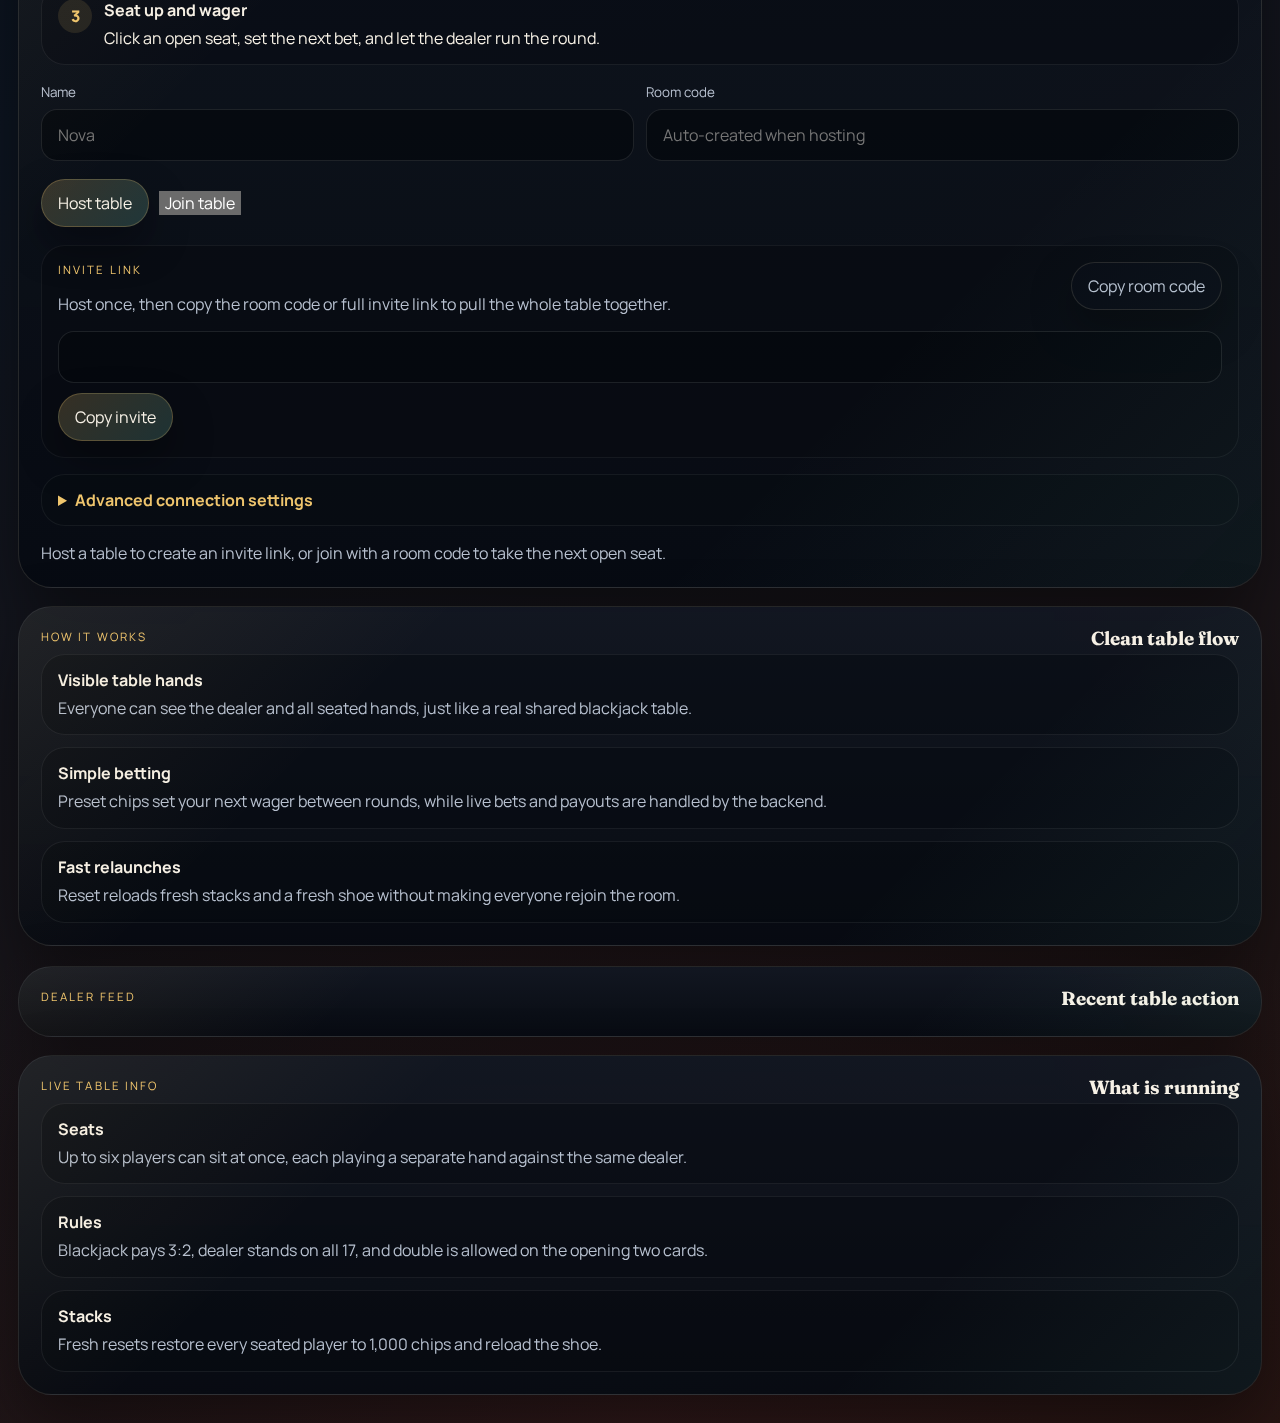
<file: blackjack.html>
<!doctype html>
<html lang="en">
<head>
  <meta charset="utf-8" />
  <meta name="viewport" content="width=device-width, initial-scale=1" />
  <title>Royal SuperSplash Blackjack Live</title>
  <link rel="preconnect" href="https://fonts.googleapis.com" />
  <link rel="preconnect" href="https://fonts.gstatic.com" crossorigin />
  <link href="https://fonts.googleapis.com/css2?family=Manrope:wght@400;600;700;800&family=Fraunces:opsz,wght@9..144,600;9..144,700&display=swap" rel="stylesheet" />
  <link rel="stylesheet" href="games/blackjack-live/style.css?v=20260326a" />
</head>
<body>
  <div class="page-shell">
    <header class="topbar">
      <div class="topbar-main">
        <a class="back-link" href="index.html">Back to Nova Arcade</a>
        <div class="view-controls">
          <button id="toggleSetupBtn" class="view-toggle" type="button">Hide setup</button>
          <button id="toggleInfoBtn" class="view-toggle" type="button">Hide feed</button>
        </div>
      </div>
      <div class="topbar-status">
        <div class="status-pill" id="networkStatus" data-tone="offline">Offline</div>
        <div class="status-pill ghost" id="modePill">No table connected</div>
      </div>
    </header>

    <main class="layout" id="layoutShell">
      <section class="setup-column">
        <section class="hero panel">
          <p class="eyebrow">Six-seat live casino table</p>
          <h1>Royal SuperSplash Blackjack Live</h1>
          <p class="lede">Host a live blackjack table, seat up to six players against the dealer, share the invite link, and let the backend run the deal, turns, payouts, and fresh-shoe resets.</p>

          <div class="step-strip">
            <div class="step-card">
              <span class="step-number">1</span>
              <div>
                <strong>Choose a table name</strong>
                <p>Your table name shows on the felt and in the dealer feed.</p>
              </div>
            </div>
            <div class="step-card">
              <span class="step-number">2</span>
              <div>
                <strong>Host or join</strong>
                <p>Hosting creates a room instantly. Joining works with a room code or invite link.</p>
              </div>
            </div>
            <div class="step-card">
              <span class="step-number">3</span>
              <div>
                <strong>Seat up and wager</strong>
                <p>Click an open seat, set the next bet, and let the dealer run the round.</p>
              </div>
            </div>
          </div>

          <div class="field-grid">
            <label>
              <span>Name</span>
              <input id="nameInput" maxlength="18" placeholder="Nova" autocomplete="nickname" />
            </label>
            <label>
              <span>Room code</span>
              <input id="roomInput" maxlength="12" placeholder="Auto-created when hosting" />
            </label>
          </div>

          <div class="hero-actions">
            <button id="hostBtn" class="primary" type="button">Host table</button>
            <button id="joinBtn" type="button">Join table</button>
          </div>

          <div class="invite-panel">
            <div class="invite-header">
              <div>
                <p class="label">Invite link</p>
                <p class="invite-help">Host once, then copy the room code or full invite link to pull the whole table together.</p>
              </div>
              <button id="copyCodeBtn" class="secondary" type="button">Copy room code</button>
            </div>
            <div class="invite-row">
              <input id="inviteInput" readonly value="" />
              <button id="copyBtn" class="primary" type="button">Copy invite</button>
            </div>
          </div>

          <details class="advanced-panel">
            <summary>Advanced connection settings</summary>
            <label class="advanced-field">
              <span>Server WS URL</span>
              <input id="serverUrlInput" placeholder="wss://backend-ujaa.onrender.com" />
            </label>
          </details>

          <p class="status-text" id="statusText">Host a table to create an invite link, or join with a room code to take the next open seat.</p>
        </section>

        <section class="panel guide-panel">
          <div class="panel-heading">
            <p class="label">How it works</p>
            <h2>Clean table flow</h2>
          </div>
          <div class="guide-list">
            <div class="guide-item">
              <strong>Visible table hands</strong>
              <p>Everyone can see the dealer and all seated hands, just like a real shared blackjack table.</p>
            </div>
            <div class="guide-item">
              <strong>Simple betting</strong>
              <p>Preset chips set your next wager between rounds, while live bets and payouts are handled by the backend.</p>
            </div>
            <div class="guide-item">
              <strong>Fast relaunches</strong>
              <p>Reset reloads fresh stacks and a fresh shoe without making everyone rejoin the room.</p>
            </div>
          </div>
        </section>
      </section>

      <section class="table-column">
        <section class="table-panel panel">
          <div class="table-header">
            <div class="hud-card">
              <p class="label">Room</p>
              <p class="hud-value room-code" id="roomCodeLabel">-</p>
            </div>
            <div class="hud-card">
              <p class="label">Phase</p>
              <p class="hud-value" id="phaseLabel">Waiting</p>
            </div>
            <div class="hud-card">
              <p class="label">Table bet</p>
              <p class="hud-value" id="tableBetLabel">0</p>
            </div>
            <div class="hud-card">
              <p class="label">Shoe</p>
              <p class="hud-value" id="shoeLabel">312 cards</p>
            </div>
          </div>

          <div class="felt-shell">
            <div class="table-felt">
              <div class="table-rim" aria-hidden="true"></div>
              <div class="table-markings" aria-hidden="true">
                <span>BLACKJACK PAYS 3 TO 2</span>
                <span>DEALER STANDS ON ALL 17</span>
              </div>

              <section class="dealer-zone">
                <div class="dealer-copy">
                  <p class="mini-label">Dealer</p>
                  <h2 id="tableHeadline">Royal SuperSplash Blackjack Live</h2>
                  <p id="tableSubline">Seat up, set wagers, and deal when ready.</p>
                </div>
                <div class="dealer-row" id="dealerCards"></div>
                <div class="dealer-pills">
                  <span class="dealer-pill">Dealer score <strong id="dealerScoreLabel">?</strong></span>
                  <span class="dealer-pill alt">Hand <strong id="handLabel">0</strong></span>
                </div>
              </section>

              <div class="table-center">
                <div class="pot-cluster">
                  <div class="pot-chip">Table wager <span id="tableBetAmount">0</span></div>
                  <div class="pot-chip alt">Action <span id="turnLabel">Seat players</span></div>
                </div>
              </div>

              <div class="seat-layer" id="seatLayer"></div>
            </div>
          </div>

          <div class="action-tray">
            <div class="tray-copy">
              <p class="label">Your controls</p>
              <p class="tray-line" id="actionPrompt">Click an open seat to host or join. Once seated, set your next wager and deal the round when the table is ready.</p>
            </div>

            <div class="wager-strip">
              <div class="chip-row" id="chipRow"></div>
              <div class="bet-summary">
                <div class="bet-pill">Next bet <strong id="nextBetLabel">25</strong></div>
                <div class="bet-pill alt">Live bet <strong id="activeBetLabel">0</strong></div>
                <button id="clearBetBtn" class="secondary" type="button">Clear bet</button>
              </div>
            </div>

            <div class="table-buttons">
              <button id="dealBtn" class="primary" type="button">Deal round</button>
              <button id="hitBtn" type="button">Hit</button>
              <button id="standBtn" type="button">Stand</button>
              <button id="doubleBtn" type="button">Double</button>
              <button id="resetTableBtn" type="button">Reset table</button>
            </div>
          </div>
        </section>
      </section>

      <aside class="sidebar">
        <section class="panel sidebar-panel">
          <div class="panel-heading">
            <p class="label">Dealer feed</p>
            <h2>Recent table action</h2>
          </div>
          <div class="log-list" id="logList"></div>
        </section>

        <section class="panel sidebar-panel">
          <div class="panel-heading">
            <p class="label">Live table info</p>
            <h2>What is running</h2>
          </div>
          <div class="facts">
            <div class="fact">
              <strong>Seats</strong>
              <p>Up to six players can sit at once, each playing a separate hand against the same dealer.</p>
            </div>
            <div class="fact">
              <strong>Rules</strong>
              <p>Blackjack pays 3:2, dealer stands on all 17, and double is allowed on the opening two cards.</p>
            </div>
            <div class="fact">
              <strong>Stacks</strong>
              <p>Fresh resets restore every seated player to 1,000 chips and reload the shoe.</p>
            </div>
          </div>
        </section>
      </aside>
    </main>

    <div class="toast" id="toast" aria-live="polite"></div>
  </div>

  <script src="games/blackjack-live/game.js?v=20260326a"></script>
</body>
</html>
</file>
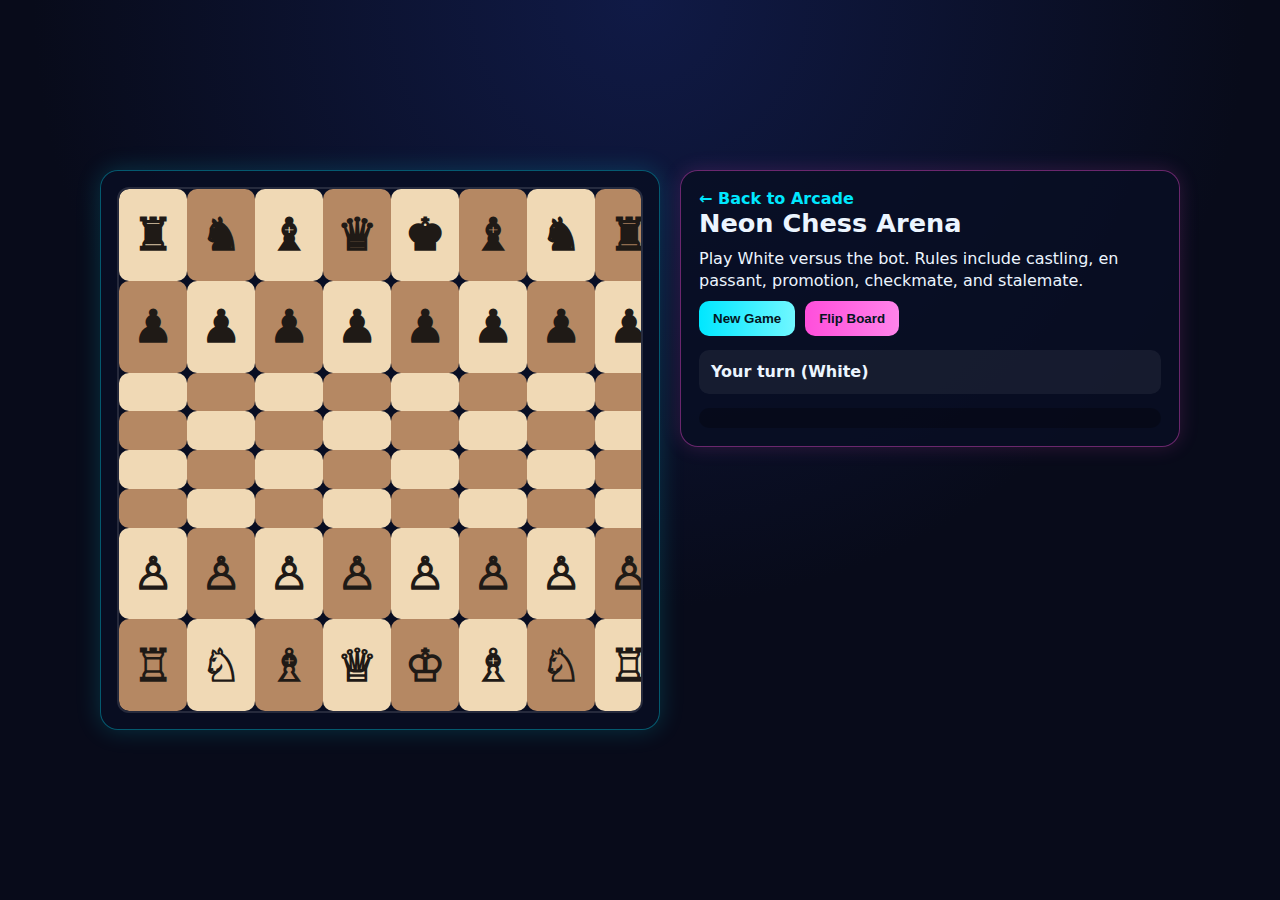
<file: chess.html>
<!DOCTYPE html>
<html lang="en">
<head>
  <meta charset="UTF-8">
  <meta name="viewport" content="width=device-width, initial-scale=1.0">
  <title>Neon Chess Arena</title>
  <style>
    :root {
      --bg: #080b1a;
      --panel: rgba(8, 14, 35, 0.85);
      --light: #f0d9b5;
      --dark: #b58863;
      --accent: #00e7ff;
      --accent-2: #ff4edb;
      --text: #ecf5ff;
    }
    * { box-sizing: border-box; }
    body {
      margin: 0;
      min-height: 100vh;
      font-family: Inter, system-ui, -apple-system, Segoe UI, Roboto, sans-serif;
      color: var(--text);
      background: radial-gradient(circle at top, #101a46 0%, var(--bg) 55%);
      display: grid;
      place-items: center;
      padding: 24px;
    }
    .layout {
      width: min(100%, 1080px);
      display: grid;
      gap: 20px;
      grid-template-columns: minmax(300px, 560px) minmax(250px, 1fr);
      align-items: start;
    }
    .board-wrap {
      background: var(--panel);
      border: 1px solid rgba(0, 231, 255, 0.35);
      border-radius: 18px;
      padding: 16px;
      box-shadow: 0 0 24px rgba(0, 231, 255, 0.18);
    }
    .board {
      aspect-ratio: 1;
      width: 100%;
      border-radius: 12px;
      overflow: hidden;
      display: grid;
      grid-template-columns: repeat(8, 1fr);
      border: 2px solid rgba(255,255,255,0.12);
    }
    .sq {
      display: grid;
      place-items: center;
      font-size: clamp(28px, 3.5vw, 46px);
      user-select: none;
      cursor: pointer;
      position: relative;
    }
    .light { background: var(--light); color: #1f1a16; }
    .dark { background: var(--dark); color: #1f1a16; }
    .selected { outline: 4px solid rgba(0, 231, 255, 0.9); outline-offset: -4px; }
    .legal::after {
      content: "";
      width: 28%;
      aspect-ratio: 1;
      border-radius: 999px;
      background: rgba(0, 231, 255, 0.7);
      position: absolute;
    }
    .capture::after {
      content: "";
      position: absolute;
      inset: 10%;
      border-radius: 50%;
      border: 4px solid rgba(255, 78, 219, 0.9);
    }
    .panel {
      background: var(--panel);
      border: 1px solid rgba(255, 78, 219, 0.4);
      border-radius: 18px;
      padding: 18px;
      box-shadow: 0 0 20px rgba(255, 78, 219, 0.16);
    }
    h1 { margin: 0 0 10px; font-size: 1.6rem; }
    p { margin: 0 0 8px; line-height: 1.4; }
    .status {
      margin: 14px 0;
      padding: 12px;
      border-radius: 10px;
      background: rgba(255,255,255,0.06);
      font-weight: 700;
      min-height: 44px;
    }
    .controls { display: flex; gap: 10px; flex-wrap: wrap; margin-bottom: 12px; }
    button {
      border: none;
      border-radius: 10px;
      padding: 10px 14px;
      font-weight: 700;
      cursor: pointer;
      background: linear-gradient(90deg, var(--accent), #70f7ff);
      color: #031520;
    }
    button.secondary {
      background: linear-gradient(90deg, var(--accent-2), #ff84ea);
    }
    .moves {
      max-height: 260px;
      overflow: auto;
      padding: 10px;
      border-radius: 10px;
      background: rgba(0,0,0,0.25);
      font-family: ui-monospace, SFMono-Regular, Menlo, monospace;
      font-size: 0.9rem;
      white-space: pre-wrap;
    }
    .back-link { color: var(--accent); text-decoration: none; font-weight: 700; }
    @media (max-width: 930px) {
      .layout { grid-template-columns: 1fr; }
    }
  </style>
</head>
<body>
  <div class="layout">
    <section class="board-wrap">
      <div id="board" class="board" aria-label="Chess board"></div>
    </section>
    <aside class="panel">
      <a class="back-link" href="index.html">← Back to Arcade</a>
      <h1>Neon Chess Arena</h1>
      <p>Play White versus the bot. Rules include castling, en passant, promotion, checkmate, and stalemate.</p>
      <div class="controls">
        <button id="newGame">New Game</button>
        <button id="flipBoard" class="secondary">Flip Board</button>
      </div>
      <div class="status" id="status">Your turn (White)</div>
      <div class="moves" id="moves"></div>
    </aside>
  </div>

  <script>
    const PIECE = {
      K: '♔', Q: '♕', R: '♖', B: '♗', N: '♘', P: '♙',
      k: '♚', q: '♛', r: '♜', b: '♝', n: '♞', p: '♟'
    };
    const VALUE = { p: 100, n: 320, b: 330, r: 500, q: 900, k: 0 };

    let state;
    let selected = null;
    let legalFromSelected = [];
    let flipped = false;

    const boardEl = document.getElementById('board');
    const statusEl = document.getElementById('status');
    const movesEl = document.getElementById('moves');

    function initialBoard() {
      return [
        ['r','n','b','q','k','b','n','r'],
        ['p','p','p','p','p','p','p','p'],
        ['','','','','','','',''],
        ['','','','','','','',''],
        ['','','','','','','',''],
        ['','','','','','','',''],
        ['P','P','P','P','P','P','P','P'],
        ['R','N','B','Q','K','B','N','R']
      ];
    }

    function resetGame() {
      state = {
        board: initialBoard(),
        turn: 'w',
        castling: { K: true, Q: true, k: true, q: true },
        enPassant: null,
        halfmove: 0,
        fullmove: 1,
        history: []
      };
      selected = null;
      legalFromSelected = [];
      render();
      if (state.turn === 'b') setTimeout(botMove, 200);
    }

    function inBounds(r, c) { return r >= 0 && r < 8 && c >= 0 && c < 8; }
    function isWhite(p) { return p && p === p.toUpperCase(); }
    function colorOf(p) { return isWhite(p) ? 'w' : 'b'; }
    function enemy(color) { return color === 'w' ? 'b' : 'w'; }
    function coordToAlg(r, c) { return 'abcdefgh'[c] + (8-r); }

    function cloneState(s) {
      return {
        board: s.board.map(row => [...row]),
        turn: s.turn,
        castling: { ...s.castling },
        enPassant: s.enPassant ? [...s.enPassant] : null,
        halfmove: s.halfmove,
        fullmove: s.fullmove,
        history: [...s.history]
      };
    }

    function generatePseudoMoves(s, r, c) {
      const p = s.board[r][c];
      if (!p) return [];
      const color = colorOf(p);
      const dir = color === 'w' ? -1 : 1;
      const moves = [];
      const lower = p.toLowerCase();

      const push = (toR, toC, extra = {}) => {
        if (!inBounds(toR, toC)) return;
        const target = s.board[toR][toC];
        if (extra.captureOnly && !target && !(extra.enPassant && s.enPassant && s.enPassant[0] === toR && s.enPassant[1] === toC)) return;
        if (target && colorOf(target) === color) return;
        moves.push({ from: [r, c], to: [toR, toC], piece: p, capture: target || null, ...extra });
      };

      if (lower === 'p') {
        if (inBounds(r + dir, c) && !s.board[r + dir][c]) {
          if ((color === 'w' && r + dir === 0) || (color === 'b' && r + dir === 7)) {
            push(r + dir, c, { promotion: color === 'w' ? 'Q' : 'q' });
          } else push(r + dir, c);
          const startRow = color === 'w' ? 6 : 1;
          if (r === startRow && !s.board[r + dir * 2][c]) {
            push(r + dir * 2, c, { doublePawn: true });
          }
        }
        for (const dc of [-1, 1]) {
          const nr = r + dir, nc = c + dc;
          if (!inBounds(nr, nc)) continue;
          const target = s.board[nr][nc];
          if (target && colorOf(target) !== color) {
            if ((color === 'w' && nr === 0) || (color === 'b' && nr === 7)) {
              push(nr, nc, { promotion: color === 'w' ? 'Q' : 'q' });
            } else push(nr, nc);
          } else if (s.enPassant && s.enPassant[0] === nr && s.enPassant[1] === nc) {
            push(nr, nc, { enPassant: true });
          }
        }
      }

      if (lower === 'n') {
        [[-2,-1],[-2,1],[-1,-2],[-1,2],[1,-2],[1,2],[2,-1],[2,1]].forEach(([dr,dc]) => push(r+dr,c+dc));
      }

      if (lower === 'b' || lower === 'r' || lower === 'q') {
        const dirs = [];
        if (lower !== 'b') dirs.push([-1,0],[1,0],[0,-1],[0,1]);
        if (lower !== 'r') dirs.push([-1,-1],[-1,1],[1,-1],[1,1]);
        for (const [dr,dc] of dirs) {
          let nr = r + dr, nc = c + dc;
          while (inBounds(nr, nc)) {
            const target = s.board[nr][nc];
            if (!target) moves.push({ from:[r,c], to:[nr,nc], piece:p, capture:null });
            else {
              if (colorOf(target) !== color) moves.push({ from:[r,c], to:[nr,nc], piece:p, capture:target });
              break;
            }
            nr += dr; nc += dc;
          }
        }
      }

      if (lower === 'k') {
        for (let dr=-1; dr<=1; dr++) {
          for (let dc=-1; dc<=1; dc++) {
            if (dr || dc) push(r+dr,c+dc);
          }
        }
        if (color === 'w' && r === 7 && c === 4) {
          if (s.castling.K && !s.board[7][5] && !s.board[7][6]) moves.push({ from:[7,4], to:[7,6], piece:'K', castle:'K' });
          if (s.castling.Q && !s.board[7][1] && !s.board[7][2] && !s.board[7][3]) moves.push({ from:[7,4], to:[7,2], piece:'K', castle:'Q' });
        }
        if (color === 'b' && r === 0 && c === 4) {
          if (s.castling.k && !s.board[0][5] && !s.board[0][6]) moves.push({ from:[0,4], to:[0,6], piece:'k', castle:'k' });
          if (s.castling.q && !s.board[0][1] && !s.board[0][2] && !s.board[0][3]) moves.push({ from:[0,4], to:[0,2], piece:'k', castle:'q' });
        }
      }
      return moves;
    }

    function applyMove(s, m) {
      const ns = cloneState(s);
      const [fr, fc] = m.from;
      const [tr, tc] = m.to;
      const piece = ns.board[fr][fc];
      ns.board[fr][fc] = '';

      if (m.enPassant) {
        ns.board[fr][tc] = '';
      }

      if (m.castle) {
        if (m.castle === 'K') { ns.board[7][5] = 'R'; ns.board[7][7] = ''; }
        if (m.castle === 'Q') { ns.board[7][3] = 'R'; ns.board[7][0] = ''; }
        if (m.castle === 'k') { ns.board[0][5] = 'r'; ns.board[0][7] = ''; }
        if (m.castle === 'q') { ns.board[0][3] = 'r'; ns.board[0][0] = ''; }
      }

      ns.board[tr][tc] = m.promotion || piece;

      if (piece === 'K') { ns.castling.K = ns.castling.Q = false; }
      if (piece === 'k') { ns.castling.k = ns.castling.q = false; }
      if (fr === 7 && fc === 0) ns.castling.Q = false;
      if (fr === 7 && fc === 7) ns.castling.K = false;
      if (fr === 0 && fc === 0) ns.castling.q = false;
      if (fr === 0 && fc === 7) ns.castling.k = false;
      if (tr === 7 && tc === 0) ns.castling.Q = false;
      if (tr === 7 && tc === 7) ns.castling.K = false;
      if (tr === 0 && tc === 0) ns.castling.q = false;
      if (tr === 0 && tc === 7) ns.castling.k = false;

      ns.enPassant = m.doublePawn ? [(fr + tr) / 2, fc] : null;
      ns.turn = enemy(s.turn);
      ns.halfmove = (piece.toLowerCase() === 'p' || m.capture || m.enPassant) ? 0 : s.halfmove + 1;
      ns.fullmove = s.turn === 'b' ? s.fullmove + 1 : s.fullmove;
      const moveText = `${coordToAlg(fr,fc)}-${coordToAlg(tr,tc)}${m.promotion ? '=' + m.promotion.toUpperCase() : ''}`;
      ns.history.push((s.turn === 'w' ? `${s.fullmove}. ` : '') + moveText);
      return ns;
    }

    function kingPos(s, color) {
      const k = color === 'w' ? 'K' : 'k';
      for (let r = 0; r < 8; r++) for (let c = 0; c < 8; c++) if (s.board[r][c] === k) return [r, c];
      return null;
    }

    function isSquareAttacked(s, r, c, byColor) {
      for (let rr = 0; rr < 8; rr++) {
        for (let cc = 0; cc < 8; cc++) {
          const p = s.board[rr][cc];
          if (!p || colorOf(p) !== byColor) continue;
          const lower = p.toLowerCase();
          if (lower === 'p') {
            const dir = byColor === 'w' ? -1 : 1;
            if (rr + dir === r && (cc - 1 === c || cc + 1 === c)) return true;
            continue;
          }
          const moves = generatePseudoMoves({ ...s, castling: { K:false,Q:false,k:false,q:false } }, rr, cc);
          if (moves.some(m => m.to[0] === r && m.to[1] === c)) return true;
        }
      }
      return false;
    }

    function inCheck(s, color) {
      const k = kingPos(s, color);
      if (!k) return false;
      return isSquareAttacked(s, k[0], k[1], enemy(color));
    }

    function legalMoves(s, color = s.turn) {
      const all = [];
      for (let r = 0; r < 8; r++) {
        for (let c = 0; c < 8; c++) {
          const p = s.board[r][c];
          if (!p || colorOf(p) !== color) continue;
          for (const m of generatePseudoMoves(s, r, c)) {
            if (m.castle) {
              const stepCol = m.to[1] === 6 ? 5 : 3;
              if (inCheck(s, color) || isSquareAttacked(s, r, stepCol, enemy(color)) || isSquareAttacked(s, r, m.to[1], enemy(color))) {
                continue;
              }
            }
            const ns = applyMove(s, m);
            if (!inCheck(ns, color)) all.push(m);
          }
        }
      }
      return all;
    }

    function evaluate(s) {
      let score = 0;
      for (let r = 0; r < 8; r++) {
        for (let c = 0; c < 8; c++) {
          const p = s.board[r][c];
          if (!p) continue;
          const base = VALUE[p.toLowerCase()] || 0;
          const center = (3.5 - Math.abs(3.5 - r)) + (3.5 - Math.abs(3.5 - c));
          const bonus = p.toLowerCase() === 'p' ? center * 4 : center * 2;
          score += isWhite(p) ? (base + bonus) : -(base + bonus);
        }
      }
      return score;
    }

    function minimax(s, depth, alpha, beta, maximizing) {
      const color = maximizing ? 'w' : 'b';
      const moves = legalMoves(s, color);
      if (depth === 0 || moves.length === 0) {
        if (moves.length === 0) {
          if (inCheck(s, color)) return maximizing ? -99999 : 99999;
          return 0;
        }
        return evaluate(s);
      }

      if (maximizing) {
        let best = -Infinity;
        for (const m of moves) {
          const val = minimax(applyMove(s, m), depth - 1, alpha, beta, false);
          best = Math.max(best, val);
          alpha = Math.max(alpha, val);
          if (beta <= alpha) break;
        }
        return best;
      }

      let best = Infinity;
      for (const m of moves) {
        const val = minimax(applyMove(s, m), depth - 1, alpha, beta, true);
        best = Math.min(best, val);
        beta = Math.min(beta, val);
        if (beta <= alpha) break;
      }
      return best;
    }

    function chooseBotMove(s) {
      const moves = legalMoves(s, 'b');
      let bestScore = Infinity;
      let best = moves[0];
      for (const m of moves) {
        const next = applyMove(s, m);
        const score = minimax(next, 2, -Infinity, Infinity, true);
        if (score < bestScore || (score === bestScore && Math.random() < 0.35)) {
          bestScore = score;
          best = m;
        }
      }
      return best;
    }

    function endStateText(s) {
      const moves = legalMoves(s, s.turn);
      if (moves.length) return null;
      if (inCheck(s, s.turn)) return s.turn === 'w' ? 'Checkmate! Bot wins.' : 'Checkmate! You win!';
      return 'Stalemate.';
    }

    function onSquareClick(r, c) {
      if (state.turn !== 'w') return;
      const piece = state.board[r][c];
      const clickedMove = legalFromSelected.find(m => m.to[0] === r && m.to[1] === c);

      if (clickedMove) {
        state = applyMove(state, clickedMove);
        selected = null;
        legalFromSelected = [];
        render();
        const end = endStateText(state);
        if (!end) setTimeout(botMove, 220);
        return;
      }

      if (piece && isWhite(piece)) {
        selected = [r, c];
        legalFromSelected = legalMoves(state, 'w').filter(m => m.from[0] === r && m.from[1] === c);
      } else {
        selected = null;
        legalFromSelected = [];
      }
      render();
    }

    function botMove() {
      if (state.turn !== 'b') return;
      const end = endStateText(state);
      if (end) { render(); return; }
      statusEl.textContent = 'Bot is thinking...';
      setTimeout(() => {
        const move = chooseBotMove(state);
        if (!move) return;
        state = applyMove(state, move);
        render();
      }, 120);
    }

    function render() {
      boardEl.innerHTML = '';
      for (let i = 0; i < 64; i++) {
        const displayR = Math.floor(i / 8);
        const displayC = i % 8;
        const r = flipped ? 7 - displayR : displayR;
        const c = flipped ? 7 - displayC : displayC;
        const sq = document.createElement('button');
        sq.className = `sq ${(displayR + displayC) % 2 === 0 ? 'light' : 'dark'}`;
        sq.setAttribute('aria-label', coordToAlg(r, c));
        const piece = state.board[r][c];
        sq.textContent = piece ? PIECE[piece] : '';
        if (selected && selected[0] === r && selected[1] === c) sq.classList.add('selected');
        const moveTo = legalFromSelected.find(m => m.to[0] === r && m.to[1] === c);
        if (moveTo) sq.classList.add(moveTo.capture || moveTo.enPassant ? 'capture' : 'legal');
        sq.addEventListener('click', () => onSquareClick(r, c));
        boardEl.appendChild(sq);
      }

      const end = endStateText(state);
      if (end) statusEl.textContent = end;
      else if (state.turn === 'w') statusEl.textContent = inCheck(state, 'w') ? 'Your turn (White) - Check!' : 'Your turn (White)';
      else statusEl.textContent = inCheck(state, 'b') ? 'Bot turn (Black) - Check!' : 'Bot turn (Black)';

      const rows = [];
      for (let i = 0; i < state.history.length; i += 2) {
        rows.push(`${state.history[i] || ''}  ${state.history[i + 1] || ''}`.trim());
      }
      movesEl.textContent = rows.join('\n');
    }

    document.getElementById('newGame').addEventListener('click', resetGame);
    document.getElementById('flipBoard').addEventListener('click', () => { flipped = !flipped; render(); });

    resetGame();
  </script>
</body>
</html>
</file>
<file: client/style.css>
:root {
  --bg: #08151e;
  --bg2: #102535;
  --panel: rgba(12, 25, 37, 0.92);
  --text: #ecf6ff;
  --muted: #9bb3c9;
  --accent: #69d8ff;
  --accent-2: #9ef5b2;
  --danger: #ff7e7e;
}

* { box-sizing: border-box; }

body {
  margin: 0;
  font-family: Inter, system-ui, sans-serif;
  background:
    radial-gradient(circle at 20% -10%, #1f4666 0%, transparent 30%),
    radial-gradient(circle at 80% -20%, #193f54 0%, transparent 28%),
    linear-gradient(170deg, var(--bg), var(--bg2));
  color: var(--text);
}

.topbar {
  padding: 0.7rem 1rem;
  background: rgba(3, 8, 14, 0.85);
  border-bottom: 1px solid #2b4a63;
  backdrop-filter: blur(4px);
  font-weight: 600;
}

.layout {
  display: grid;
  grid-template-columns: 260px 1fr 300px;
  gap: 12px;
  height: calc(100vh - 47px);
  padding: 12px;
}

.panel {
  background: var(--panel);
  border: 1px solid #27435a;
  border-radius: 14px;
  padding: 12px;
  overflow: auto;
  box-shadow: inset 0 0 30px rgba(0, 0, 0, 0.15);
}

.panel.left {
  background:
    radial-gradient(circle at 12% 0%, rgba(105, 216, 255, 0.14), transparent 40%),
    var(--panel);
}

.panel h2,
.panel h3 {
  margin: 0.35rem 0 0.6rem;
}

button {
  background: linear-gradient(180deg, #2f6e95, #214d6a);
  color: white;
  border: 1px solid #4f8bb1;
  border-radius: 10px;
  padding: 9px;
  cursor: pointer;
  transition: transform 120ms ease, filter 120ms ease;
}

button:hover {
  filter: brightness(1.08);
}

button:active {
  transform: translateY(1px);
}

button.active {
  outline: 2px solid var(--accent-2);
  box-shadow: 0 0 0 3px rgba(158, 245, 178, 0.2);
}

#buildButtons button {
  text-align: left;
  font-size: 0.88rem;
}

#buildButtons {
  display: grid;
  gap: 7px;
}

.hint {
  margin-top: 0;
  color: var(--muted);
  font-size: 0.9rem;
  line-height: 1.3;
}

.questList {
  margin: 0;
  padding-left: 1rem;
  display: grid;
  gap: 0.45rem;
}

.questList li {
  color: var(--muted);
}

.questList li.done {
  color: var(--accent-2);
}

.statusList {
  margin: 0;
  padding-left: 1rem;
  display: grid;
  gap: 0.3rem;
  color: var(--muted);
}

.canvasWrap {
  background: #07131c;
  border-radius: 14px;
  overflow: hidden;
  min-height: 400px;
  border: 1px solid #214159;
  box-shadow: 0 15px 35px rgba(0, 0, 0, 0.32);
}

#gameCanvas {
  width: 100%;
  height: 100%;
  display: block;
  touch-action: none;
}

.tileInfo {
  font-size: 0.92rem;
  color: var(--muted);
  background: #0a1924;
  border: 1px solid #2a4f66;
  border-radius: 10px;
  padding: 8px;
  margin-bottom: 10px;
  min-height: 60px;
}

.chatLog {
  background: #0b1623;
  border-radius: 10px;
  border: 1px solid #2a455b;
  padding: 8px;
  height: 220px;
  overflow-y: auto;
  margin-bottom: 8px;
  font-size: 0.9rem;
}

#chatForm {
  display: flex;
  gap: 6px;
}

#chatInput {
  flex: 1;
}

input {
  width: 100%;
  padding: 8px;
  border-radius: 8px;
  border: 1px solid #3a6078;
  background: #0f202f;
  color: white;
}

.overlay {
  position: fixed;
  inset: 0;
  background: rgba(1, 2, 5, 0.68);
  display: grid;
  place-items: center;
  z-index: 10;
}

.card {
  width: min(460px, 95vw);
  background: linear-gradient(180deg, #152739, #0e1c2a);
  border: 1px solid #315470;
  padding: 1rem;
  border-radius: 12px;
  display: grid;
  gap: 8px;
}

.actions {
  display: grid;
  grid-template-columns: 1fr;
  gap: 8px;
}

#toast {
  position: fixed;
  bottom: 14px;
  left: 50%;
  transform: translateX(-50%);
  background: var(--danger);
  color: #fff;
  padding: 8px 12px;
  border-radius: 10px;
  display: none;
}

@media (max-width: 900px) {
  .layout {
    grid-template-columns: 1fr;
    height: auto;
  }

  .canvasWrap {
    height: 62vh;
  }
}
</file>
<file: games/car-soccer-mini/style.css>
:root {
  color-scheme: dark;
  --panel-bg: linear-gradient(180deg, rgba(6, 12, 22, 0.9), rgba(8, 16, 28, 0.76));
  --panel-border: rgba(152, 186, 255, 0.2);
  --text: #eff6ff;
  --muted: #a7bddb;
  --blue: #4ec9ff;
  --orange: #ff8c77;
  --accent: #8fd6ff;
}

* {
  box-sizing: border-box;
}

html,
body {
  margin: 0;
  width: 100%;
  height: 100%;
  overflow: hidden;
  background:
    radial-gradient(circle at top, rgba(32, 78, 138, 0.28), transparent 42%),
    radial-gradient(circle at bottom, rgba(14, 90, 54, 0.22), transparent 34%),
    #051019;
  color: var(--text);
  font-family: Inter, "Segoe UI", sans-serif;
}

button,
input,
textarea,
select {
  font: inherit;
}

button {
  border: 0;
}

body::before {
  content: '';
  position: fixed;
  inset: 0;
  background:
    linear-gradient(90deg, rgba(255, 255, 255, 0.02) 1px, transparent 1px),
    linear-gradient(rgba(255, 255, 255, 0.02) 1px, transparent 1px);
  background-size: 44px 44px;
  opacity: 0.18;
  pointer-events: none;
}

.game-shell {
  position: relative;
  width: 100%;
  height: 100%;
  overflow: hidden;
}

#gameCanvas {
  width: 100%;
  height: 100%;
  display: block;
}

.topbar,
.topbar-actions,
.hud-strip,
.invite-row,
.field-grid,
.action-cluster,
.settings-grid,
.player-head,
.stat-row,
.panel-head,
.invite-head {
  display: flex;
}

.topbar {
  position: absolute;
  inset: 16px 20px auto;
  align-items: center;
  justify-content: space-between;
  gap: 16px;
  z-index: 5;
}

.back-link,
.ghost-btn,
.status-pill,
.panel,
.hud-band,
.touch-controls button {
  border: 1px solid var(--panel-border);
  box-shadow: 0 18px 34px rgba(1, 6, 14, 0.34);
  backdrop-filter: blur(12px);
}

.back-link,
.ghost-btn {
  display: inline-flex;
  align-items: center;
  justify-content: center;
  min-height: 42px;
  padding: 0 16px;
  border-radius: 999px;
  background: rgba(7, 14, 24, 0.74);
  color: var(--text);
  text-decoration: none;
  font-weight: 700;
  cursor: pointer;
}

.brand-block {
  min-width: 0;
}

.brand-block strong,
.panel-head h1,
.panel-head h2,
.setup-panel h1,
.info-panel h2 {
  font-family: "Space Grotesk", Inter, sans-serif;
}

.eyebrow,
.label,
.mini-status,
.helper-copy,
.status-copy,
.help-block p,
.player-role,
.event-time {
  color: var(--muted);
}

.eyebrow,
.label {
  margin: 0 0 6px;
  font-size: 0.78rem;
  letter-spacing: 0.12em;
  text-transform: uppercase;
}

.brand-block .eyebrow {
  margin-bottom: 2px;
}

.brand-block strong {
  display: block;
  font-size: 1.1rem;
}

.topbar-actions {
  flex-wrap: wrap;
  justify-content: flex-end;
  gap: 10px;
}

.status-pill {
  display: inline-flex;
  align-items: center;
  justify-content: center;
  min-height: 42px;
  padding: 0 16px;
  border-radius: 999px;
  background: rgba(7, 14, 24, 0.82);
  font-weight: 700;
}

.status-pill[data-tone='online'] {
  border-color: rgba(112, 255, 183, 0.34);
  color: #8ffbc7;
}

.status-pill[data-tone='busy'] {
  border-color: rgba(255, 214, 102, 0.34);
  color: #ffe18d;
}

.status-pill[data-tone='offline'] {
  color: #d8e6fb;
}

.status-pill.ghost {
  color: #d3e7ff;
}

.hud-band,
.panel {
  background: var(--panel-bg);
}

.hud-band {
  position: absolute;
  left: 50%;
  top: 82px;
  transform: translateX(-50%);
  width: min(760px, calc(100vw - 420px));
  min-width: min(680px, calc(100vw - 440px));
  padding: 14px 18px;
  border-radius: 24px;
  z-index: 4;
}

.score-chip {
  display: grid;
  grid-template-columns: 1fr auto 1fr;
  align-items: center;
  gap: 14px;
  font-size: clamp(1.35rem, 2vw, 1.85rem);
  font-weight: 800;
}

.team {
  display: inline-flex;
  align-items: center;
  gap: 8px;
  font-size: 0.98rem;
  text-transform: uppercase;
  letter-spacing: 0.12em;
}

.team.blue {
  color: var(--blue);
  justify-self: start;
}

.team.orange {
  color: var(--orange);
  justify-self: end;
}

.hud-strip {
  margin-top: 8px;
  flex-wrap: wrap;
  gap: 12px;
  font-size: 0.92rem;
}

.status-copy {
  margin: 10px 0 0;
  line-height: 1.5;
}

.panel {
  position: absolute;
  top: 184px;
  width: min(340px, calc(100vw - 40px));
  padding: 18px;
  border-radius: 26px;
  z-index: 4;
  display: grid;
  gap: 16px;
  transition: transform 180ms ease, opacity 180ms ease;
}

.setup-panel {
  left: 20px;
}

.info-panel {
  right: 20px;
}

.panel.panel-hidden {
  opacity: 0;
  pointer-events: none;
}

.setup-panel.panel-hidden {
  transform: translateX(calc(-100% - 18px));
}

.info-panel.panel-hidden {
  transform: translateX(calc(100% + 18px));
}

.panel-head {
  align-items: start;
  justify-content: space-between;
  gap: 12px;
}

.setup-panel h1,
.info-panel h2 {
  margin: 0;
  font-size: 1.3rem;
}

.field-grid,
.settings-grid {
  flex-direction: column;
  gap: 12px;
}

.field-grid label,
.advanced-panel label,
.slider-field,
.toggle-field {
  display: grid;
  gap: 8px;
}

label span,
.mini-status {
  font-size: 0.9rem;
}

input,
button,
summary {
  border-radius: 16px;
}

input,
textarea,
select {
  width: 100%;
  border: 1px solid rgba(122, 158, 219, 0.22);
  background: rgba(4, 10, 18, 0.78);
  color: var(--text);
  padding: 0.9rem 1rem;
}

input::placeholder {
  color: rgba(208, 224, 245, 0.5);
}

.action-cluster {
  flex-wrap: wrap;
  gap: 10px;
}

button {
  min-height: 46px;
  padding: 0 16px;
  background: rgba(7, 14, 24, 0.82);
  color: var(--text);
  font-weight: 700;
  cursor: pointer;
}

button.primary {
  background: linear-gradient(135deg, rgba(42, 142, 255, 0.92), rgba(102, 203, 255, 0.84));
  color: #03111f;
}

button.secondary {
  background: rgba(9, 20, 32, 0.92);
}

button:hover {
  transform: translateY(-1px);
}

.invite-panel {
  display: grid;
  gap: 12px;
  padding: 14px;
  border-radius: 20px;
  background: rgba(7, 14, 24, 0.64);
  border: 1px solid rgba(122, 158, 219, 0.18);
}

.invite-head,
.invite-row {
  align-items: center;
  gap: 10px;
}

.invite-row {
  flex-wrap: wrap;
}

.invite-row input {
  flex: 1 1 220px;
}

.settings-grid {
  display: grid;
  grid-template-columns: repeat(2, minmax(0, 1fr));
}

.toggle-field button {
  width: 100%;
}

.advanced-panel {
  padding-top: 4px;
}

.advanced-panel summary {
  cursor: pointer;
  font-weight: 700;
  color: var(--text);
}

.player-cards,
.event-list {
  display: grid;
  gap: 12px;
}

.player-card,
.event-card,
.help-block {
  padding: 14px 15px;
  border-radius: 18px;
  background: rgba(5, 12, 21, 0.72);
  border: 1px solid rgba(122, 158, 219, 0.14);
}

.player-name {
  font-weight: 800;
  font-size: 1rem;
}

.player-role {
  font-size: 0.86rem;
}

.player-head {
  align-items: start;
  justify-content: space-between;
  gap: 12px;
}

.inline-chip {
  display: inline-flex;
  align-items: center;
  justify-content: center;
  min-height: 28px;
  padding: 0 10px;
  border-radius: 999px;
  background: rgba(12, 23, 39, 0.82);
  border: 1px solid rgba(122, 158, 219, 0.18);
  font-size: 0.78rem;
  font-weight: 700;
}

.player-stats {
  display: grid;
  gap: 8px;
  margin-top: 12px;
}

.stat-row {
  align-items: center;
  justify-content: space-between;
  gap: 12px;
  font-size: 0.88rem;
}

.meter {
  width: 100%;
  height: 8px;
  border-radius: 999px;
  background: rgba(255, 255, 255, 0.08);
  overflow: hidden;
}

.meter-fill {
  display: block;
  height: 100%;
  border-radius: 999px;
  background: linear-gradient(90deg, rgba(78, 201, 255, 0.92), rgba(162, 233, 255, 0.92));
}

.meter-fill.orange {
  background: linear-gradient(90deg, rgba(255, 140, 119, 0.92), rgba(255, 190, 132, 0.92));
}

.meter-fill.boost {
  background: linear-gradient(90deg, rgba(255, 210, 92, 0.92), rgba(255, 240, 158, 0.92));
}

.event-card {
  display: grid;
  gap: 6px;
}

.event-head {
  display: flex;
  align-items: center;
  justify-content: space-between;
  gap: 12px;
}

.event-title {
  font-weight: 800;
}

.event-card p,
.help-block p {
  margin: 0;
  line-height: 1.5;
}

.help-block {
  gap: 8px;
}

.touch-controls {
  position: absolute;
  inset: auto 14px 14px 14px;
  display: flex;
  justify-content: space-between;
  gap: 12px;
  z-index: 4;
}

.left-pad,
.right-pad {
  display: grid;
  gap: 8px;
}

.left-pad {
  grid-template-columns: repeat(3, 56px);
  grid-template-areas:
    '. up .'
    'left down right';
}

.left-pad button[data-key='w'] { grid-area: up; }
.left-pad button[data-key='a'] { grid-area: left; }
.left-pad button[data-key='s'] { grid-area: down; }
.left-pad button[data-key='d'] { grid-area: right; }

.touch-controls button {
  width: 56px;
  height: 56px;
  border-radius: 18px;
  background: rgba(5, 12, 21, 0.8);
  color: #f5fbff;
  font-weight: 800;
}

.right-pad button {
  width: 102px;
}

.hidden {
  display: none !important;
}

.toast {
  position: absolute;
  left: 50%;
  bottom: 24px;
  transform: translateX(-50%) translateY(18px);
  min-width: min(86vw, 420px);
  max-width: min(86vw, 520px);
  padding: 12px 16px;
  border-radius: 16px;
  background: rgba(5, 12, 21, 0.92);
  border: 1px solid rgba(122, 158, 219, 0.22);
  text-align: center;
  opacity: 0;
  pointer-events: none;
  transition: opacity 150ms ease, transform 150ms ease;
  z-index: 6;
}

.toast.visible {
  opacity: 1;
  transform: translateX(-50%) translateY(0);
}

@media (max-width: 1200px) {
  .hud-band {
    width: min(760px, calc(100vw - 40px));
    min-width: 0;
  }

  .panel {
    top: 220px;
    width: min(320px, calc(100vw - 40px));
  }
}

@media (max-width: 980px) {
  .topbar {
    inset: 12px 12px auto;
    flex-wrap: wrap;
  }

  .hud-band {
    top: 128px;
    width: calc(100vw - 24px);
  }

  .panel {
    top: auto;
    bottom: 86px;
    width: calc(100vw - 24px);
    max-height: min(58vh, 520px);
    overflow: auto;
  }

  .setup-panel {
    left: 12px;
  }

  .info-panel {
    right: 12px;
  }

  .setup-panel.panel-hidden,
  .info-panel.panel-hidden {
    transform: translateY(calc(100% + 20px));
  }
}

@media (max-width: 720px) {
  .topbar-actions {
    width: 100%;
    justify-content: stretch;
  }

  .topbar-actions > * {
    flex: 1 1 140px;
  }

  .score-chip {
    grid-template-columns: 1fr;
    justify-items: center;
    text-align: center;
    gap: 8px;
  }

  .team.blue,
  .team.orange {
    justify-self: center;
  }

  .hud-strip {
    font-size: 0.84rem;
  }

  .settings-grid {
    grid-template-columns: 1fr;
  }

  .touch-controls {
    bottom: 16px;
  }
}
</file>
<file: games/neon-chess/style.css>
:root {
  color-scheme: dark;
  --bg: #070b14;
  --panel: #101a2f;
  --panel-soft: #121f38;
  --text: #e8f1ff;
  --accent: #4dd8ff;
  --accent-2: #a16eff;
  --light-square: #d8e7ff;
  --dark-square: #5d74b8;
}

* { box-sizing: border-box; }
body {
  margin: 0;
  font-family: Inter, system-ui, -apple-system, Segoe UI, Roboto, Arial, sans-serif;
  background: radial-gradient(circle at top, #132447, var(--bg));
  color: var(--text);
}
.app-shell {
  max-width: 1200px;
  margin: 0 auto;
  padding: 20px;
}
h1 { margin-bottom: 8px; }
p { margin-top: 0; color: #c4d4f4; }
.layout {
  display: grid;
  grid-template-columns: minmax(320px, 680px) 340px;
  gap: 20px;
  align-items: start;
}
.board-wrap {
  background: linear-gradient(145deg, #0d1832, #0b1428);
  border: 1px solid #345;
  border-radius: 16px;
  padding: 14px;
  box-shadow: 0 20px 40px rgba(0,0,0,0.35);
}
.board {
  width: 100%;
  aspect-ratio: 1 / 1;
  display: grid;
  grid-template-columns: repeat(8, 1fr);
  border-radius: 10px;
  overflow: hidden;
}
.square {
  display: grid;
  place-items: center;
  font-size: clamp(24px, 4vw, 42px);
  cursor: pointer;
  user-select: none;
}
.square.light { background: var(--light-square); color: #112; }
.square.dark { background: var(--dark-square); color: #fff; }
.square.selected { box-shadow: inset 0 0 0 4px var(--accent); }
.square.legal::after {
  content: '';
  width: 24%;
  height: 24%;
  border-radius: 50%;
  background: rgba(77,216,255,0.65);
}
.square.capture::after {
  content: '';
  width: 80%;
  height: 80%;
  border: 3px solid rgba(255,76,131,0.75);
  border-radius: 50%;
}
.panel { display: flex; flex-direction: column; gap: 14px; }
.status-card, .controls-card {
  background: var(--panel);
  border: 1px solid #2b426c;
  border-radius: 14px;
  padding: 12px;
}
.status-card h2, .controls-card h2 { margin: 0 0 10px; font-size: 1rem; }
.btn {
  width: 100%;
  margin-bottom: 8px;
  padding: 10px;
  border-radius: 9px;
  border: 1px solid #3f5d92;
  background: var(--panel-soft);
  color: var(--text);
  cursor: pointer;
}
.btn.primary { background: linear-gradient(120deg, var(--accent), var(--accent-2)); color: #031018; font-weight: 700; border: none; }
label { display: block; font-size: 0.92rem; margin-bottom: 8px; color: #d7e7ff; }
input {
  width: 100%;
  margin-top: 5px;
  background: #0b1427;
  border: 1px solid #3a4e7f;
  color: var(--text);
  border-radius: 8px;
  padding: 8px;
}
.row { display: grid; grid-template-columns: 1fr 1fr; gap: 8px; }
#moveLog {
  margin: 0;
  padding-left: 20px;
  max-height: 220px;
  overflow: auto;
  color: #d2e4ff;
}
.network-text { margin: 0; font-size: 0.88rem; color: #89d4ff; }
@media (max-width: 980px) {
  .layout { grid-template-columns: 1fr; }
}
</file>
<file: games/star-sprint/style.css>
:root {
  --bg: #07131f;
  --bg-2: #0f2234;
  --panel: rgba(8, 20, 33, 0.84);
  --panel-border: rgba(255, 255, 255, 0.12);
  --text: #eef5ff;
  --muted: #a8bad0;
  --accent: #6ee7c8;
  --accent-2: #ff9f6e;
  --accent-3: #f5d66f;
  --danger: #ff7f7f;
  --shadow: 0 24px 80px rgba(0, 0, 0, 0.32);
  --board-light: #e7dcc2;
  --board-dark: #5b7c8d;
  --board-edge: rgba(255, 255, 255, 0.1);
  --piece-white: #fff4d9;
  --piece-black: #14212d;
  --piece-black-text: #f6f0df;
  --square-size: min(10.8vw, 74px);
  font-family: "Trebuchet MS", "Gill Sans", sans-serif;
}

* {
  box-sizing: border-box;
}

html {
  color-scheme: dark;
}

body {
  margin: 0;
  min-height: 100vh;
  color: var(--text);
  background:
    radial-gradient(circle at top left, rgba(110, 231, 200, 0.16), transparent 28%),
    radial-gradient(circle at top right, rgba(255, 159, 110, 0.12), transparent 22%),
    linear-gradient(180deg, var(--bg) 0%, #040911 100%);
}

button,
input,
summary {
  font: inherit;
}

button {
  cursor: pointer;
}

.page-shell {
  width: min(1500px, calc(100vw - 28px));
  margin: 0 auto;
  padding: 24px 0 40px;
}

.topbar,
.topbar-status,
.layout,
.invite-header,
.invite-row,
.board-header,
.board-footer,
.sidebar-header,
.player-head,
.promotion-options,
.board-actions {
  display: flex;
  gap: 12px;
}

.topbar,
.invite-header,
.board-header,
.board-footer,
.sidebar-header,
.player-head,
.board-actions {
  justify-content: space-between;
  align-items: center;
}

.layout {
  align-items: start;
}

.setup-column,
.sidebar {
  width: 360px;
  display: grid;
  gap: 16px;
}

.board-column {
  min-width: 0;
  flex: 1 1 auto;
  display: grid;
  gap: 16px;
}

.panel {
  border: 1px solid var(--panel-border);
  border-radius: 28px;
  background: var(--panel);
  backdrop-filter: blur(16px);
  box-shadow: var(--shadow);
}

.hero,
.guide-panel,
.board-panel,
.battle-strip,
.sidebar-panel,
.promotion-card {
  padding: 22px;
}

.back-link {
  color: var(--text);
  text-decoration: none;
  font-weight: 800;
}

.eyebrow,
.label {
  margin: 0;
  text-transform: uppercase;
  letter-spacing: 0.16em;
  font-size: 0.73rem;
  color: var(--muted);
}

h1,
h2,
.room-code,
.turn-text,
.winner-text {
  margin: 0;
}

h1,
h2 {
  font-family: Georgia, "Times New Roman", serif;
}

h1 {
  font-size: clamp(2.8rem, 5vw, 4.8rem);
  line-height: 0.92;
}

h2 {
  font-size: 1.25rem;
}

.lede,
.invite-help,
.status-text,
.winner-text,
.mini-status,
.turn-text,
.guide-item p,
.legend-copy,
.player-color-label {
  color: var(--muted);
}

.status-pill {
  padding: 8px 13px;
  border-radius: 999px;
  border: 1px solid rgba(255, 255, 255, 0.08);
  background: rgba(255, 255, 255, 0.08);
  color: var(--muted);
  font-size: 0.92rem;
}

.status-pill[data-tone="online"] {
  background: rgba(110, 231, 200, 0.94);
  color: #041118;
}

.status-pill[data-tone="connecting"] {
  background: rgba(245, 214, 111, 0.96);
  color: #1d1204;
}

.status-pill[data-tone="error"] {
  background: rgba(255, 127, 127, 0.22);
  color: #fff;
}

.status-pill.ghost {
  background: rgba(255, 255, 255, 0.04);
}

.hero,
.field-grid,
.step-strip,
.guide-list,
.legend-list,
.player-cards,
.history-list {
  display: grid;
  gap: 12px;
}

.field-grid {
  grid-template-columns: repeat(2, minmax(0, 1fr));
}

.field-grid label,
.advanced-field {
  display: grid;
  gap: 8px;
}

.step-card,
.guide-item,
.player-card,
.history-list li,
.legend-item {
  padding: 14px 16px;
  border-radius: 18px;
  border: 1px solid rgba(255, 255, 255, 0.07);
  background: linear-gradient(180deg, rgba(255, 255, 255, 0.05), rgba(255, 255, 255, 0.02));
}

.step-card.active {
  border-color: rgba(110, 231, 200, 0.36);
  background: linear-gradient(135deg, rgba(110, 231, 200, 0.18), rgba(245, 214, 111, 0.08));
}

.step-card {
  display: grid;
  grid-template-columns: auto 1fr;
  gap: 12px;
  align-items: start;
}

.step-card p,
.guide-item p {
  margin: 6px 0 0;
}

.step-number,
.inline-chip,
.capture-chip,
.piece-token,
.move-index {
  display: inline-flex;
  align-items: center;
  justify-content: center;
  border-radius: 999px;
  font-weight: 700;
}

.step-number,
.inline-chip {
  min-width: 28px;
  padding: 4px 10px;
  background: rgba(255, 255, 255, 0.09);
  font-size: 0.84rem;
}

.hero-actions {
  display: grid;
  gap: 12px;
  grid-template-columns: repeat(3, minmax(0, 1fr));
}

.invite-row input {
  flex: 1 1 auto;
}

input,
button {
  border-radius: 14px;
  border: 1px solid rgba(255, 255, 255, 0.14);
}

input {
  width: 100%;
  padding: 13px 14px;
  color: var(--text);
  background: rgba(6, 12, 22, 0.9);
}

button {
  padding: 12px 14px;
  color: var(--text);
  background: rgba(255, 255, 255, 0.06);
  transition: transform 150ms ease, border-color 150ms ease, background 150ms ease, box-shadow 150ms ease;
}

button:hover {
  transform: translateY(-1px);
  border-color: rgba(255, 255, 255, 0.26);
}

button.primary {
  color: #04111b;
  border: none;
  background: linear-gradient(135deg, var(--accent), var(--accent-3));
  box-shadow: 0 10px 24px rgba(110, 231, 200, 0.2);
}

button.secondary {
  background: rgba(255, 255, 255, 0.1);
}

button:disabled {
  opacity: 0.5;
  transform: none;
  cursor: not-allowed;
}

.advanced-panel summary {
  cursor: pointer;
  color: var(--muted);
}

.advanced-field {
  margin-top: 12px;
}

.room-code {
  font-size: 1.6rem;
  letter-spacing: 0.18em;
  font-weight: 800;
}

.board-stage {
  display: flex;
  justify-content: center;
  overflow: auto;
}

.board-grid {
  --square-size: min(9vw, 78px);
  position: relative;
  width: calc(var(--square-size) * 8);
  height: calc(var(--square-size) * 8);
  border-radius: 28px;
  overflow: hidden;
  border: 1px solid var(--board-edge);
  box-shadow:
    inset 0 0 0 1px rgba(255, 255, 255, 0.04),
    0 18px 48px rgba(0, 0, 0, 0.28);
}

.board-squares,
.board-piece-layer {
  position: absolute;
  inset: 0;
}

.board-squares {
  display: grid;
  grid-template-columns: repeat(8, 1fr);
  grid-template-rows: repeat(8, 1fr);
}

.board-square {
  position: relative;
  border: none;
  margin: 0;
  padding: 0;
  width: 100%;
  height: 100%;
  background: transparent;
}

.board-square.light {
  background: var(--board-light);
}

.board-square.dark {
  background: var(--board-dark);
}

.board-square.last-move {
  box-shadow: inset 0 0 0 999px rgba(245, 214, 111, 0.2);
}

.board-square.selected {
  box-shadow: inset 0 0 0 4px rgba(110, 231, 200, 0.9);
}

.board-square.check {
  box-shadow: inset 0 0 0 4px rgba(255, 127, 127, 0.9);
  animation: kingPulse 1.1s ease-in-out infinite;
}

.board-square:hover {
  filter: brightness(1.03);
}

.square-label {
  position: absolute;
  font-size: 0.72rem;
  font-weight: 700;
  opacity: 0.86;
  pointer-events: none;
}

.square-label.file {
  right: 7px;
  bottom: 5px;
}

.square-label.rank {
  top: 5px;
  left: 7px;
}

.square-label.dark-label {
  color: rgba(247, 240, 223, 0.82);
}

.square-label.light-label {
  color: rgba(21, 33, 45, 0.66);
}

.move-dot,
.move-ring {
  position: absolute;
  inset: 50% auto auto 50%;
  transform: translate(-50%, -50%);
  pointer-events: none;
}

.move-dot {
  width: 18px;
  height: 18px;
  border-radius: 50%;
  background: rgba(5, 18, 28, 0.24);
  box-shadow: 0 0 0 5px rgba(255, 255, 255, 0.18);
}

.move-ring {
  width: 64%;
  height: 64%;
  border-radius: 50%;
  border: 5px solid rgba(255, 159, 110, 0.86);
}

.board-piece {
  position: absolute;
  left: 0;
  top: 0;
  width: var(--square-size);
  height: var(--square-size);
  padding: 8px;
  border: none;
  background: transparent;
  transform: translate(var(--x, 0), var(--y, 0));
  transition:
    transform 220ms cubic-bezier(.22, 1, .36, 1),
    opacity 160ms ease,
    filter 160ms ease;
  z-index: 2;
}

.board-piece::before {
  content: "";
  position: absolute;
  inset: 10px;
  border-radius: 22px;
  background: rgba(255, 255, 255, 0.1);
  opacity: 0;
  transition: opacity 150ms ease;
}

.board-piece:hover::before,
.board-piece.active::before {
  opacity: 1;
}

.board-piece.active {
  filter: drop-shadow(0 8px 18px rgba(110, 231, 200, 0.34));
}

.board-piece.moved {
  filter: drop-shadow(0 10px 16px rgba(245, 214, 111, 0.3));
}

.piece-face {
  position: relative;
  z-index: 1;
  width: 100%;
  height: 100%;
  border-radius: 22px;
  display: grid;
  place-items: center;
  font-size: clamp(2rem, 5vw, 3rem);
  font-family: Georgia, "Times New Roman", serif;
  box-shadow:
    inset 0 1px 0 rgba(255, 255, 255, 0.35),
    0 8px 18px rgba(0, 0, 0, 0.16);
}

.board-piece.white .piece-face {
  color: #3d2d05;
  background: linear-gradient(180deg, #fff8ea 0%, var(--piece-white) 100%);
}

.board-piece.black .piece-face {
  color: var(--piece-black-text);
  background: linear-gradient(180deg, #253648 0%, var(--piece-black) 100%);
}

.piece-ghost {
  opacity: 0;
}

.capture-row {
  min-height: 44px;
  display: flex;
  flex-wrap: wrap;
  gap: 8px;
  align-items: center;
}

.capture-chip,
.piece-token {
  min-width: 34px;
  height: 34px;
  padding: 0 10px;
  border: 1px solid rgba(255, 255, 255, 0.08);
  background: rgba(255, 255, 255, 0.06);
  font-size: 1.15rem;
}

.player-card {
  display: grid;
  gap: 12px;
}

.player-card.active-seat {
  border-color: rgba(110, 231, 200, 0.36);
}

.player-head {
  align-items: start;
}

.player-name {
  font-size: 1.04rem;
  font-weight: 700;
}

.player-color-label {
  margin-top: 4px;
}

.inline-chip.turn-chip {
  background: rgba(110, 231, 200, 0.18);
  color: #c5fff0;
}

.inline-chip.empty-chip {
  background: rgba(255, 255, 255, 0.08);
}

.history-list {
  list-style: none;
  padding: 0;
  margin: 0;
  max-height: 360px;
  overflow: auto;
}

.history-list li {
  display: grid;
  grid-template-columns: auto 1fr;
  gap: 10px;
  align-items: center;
}

.move-index {
  min-width: 34px;
  height: 34px;
  background: rgba(255, 255, 255, 0.08);
  font-size: 0.82rem;
}

.legend-item {
  display: grid;
  grid-template-columns: auto 1fr;
  gap: 12px;
  align-items: start;
}

.legend-copy strong {
  display: block;
  margin-bottom: 4px;
  color: var(--text);
}

.promotion-modal {
  position: fixed;
  inset: 0;
  display: grid;
  place-items: center;
  background: rgba(3, 8, 14, 0.72);
  padding: 24px;
  z-index: 30;
}

.promotion-modal.hidden {
  display: none;
}

.promotion-card {
  width: min(520px, 100%);
}

.promotion-options {
  margin-top: 18px;
  flex-wrap: wrap;
}

.promotion-choice {
  min-width: 110px;
}

.toast {
  position: fixed;
  left: 50%;
  bottom: 28px;
  transform: translate(-50%, 140%);
  padding: 14px 18px;
  border-radius: 14px;
  background: rgba(5, 14, 24, 0.94);
  border: 1px solid rgba(255, 255, 255, 0.12);
  box-shadow: 0 18px 40px rgba(0, 0, 0, 0.26);
  transition: transform 180ms ease;
  z-index: 40;
}

.toast.visible {
  transform: translate(-50%, 0);
}

@keyframes kingPulse {
  0%, 100% { filter: saturate(1); }
  50% { filter: saturate(1.25); }
}

@media (max-width: 1260px) {
  .layout {
    display: grid;
    gap: 16px;
  }

  .setup-column,
  .sidebar,
  .board-column {
    width: auto;
  }
}

@media (max-width: 820px) {
  .page-shell {
    width: min(100vw, calc(100vw - 18px));
    padding-top: 16px;
  }

  .topbar,
  .topbar-status,
  .board-header,
  .board-footer,
  .invite-header,
  .invite-row,
  .board-actions {
    flex-direction: column;
    align-items: stretch;
  }

  .field-grid,
  .hero-actions {
    grid-template-columns: 1fr;
  }

  .board-grid {
    --square-size: min(11.5vw, 54px);
  }
}
</file>
<file: games/arcade-lounge/style.css>
:root {
  --bg: #081018;
  --bg-deep: #050a11;
  --panel: rgba(11, 18, 28, 0.84);
  --panel-strong: rgba(15, 24, 36, 0.94);
  --panel-border: rgba(173, 205, 219, 0.12);
  --text: #eef6ff;
  --muted: #9db3c4;
  --accent: #7ef3dc;
  --accent-2: #ffbf72;
  --accent-3: #8fb8ff;
  --good: #96f0c4;
  --shadow: 0 28px 70px rgba(0, 0, 0, 0.34);
}

* {
  box-sizing: border-box;
}

html,
body {
  min-height: 100%;
}

body {
  margin: 0;
  color: var(--text);
  font-family: Inter, system-ui, sans-serif;
  background:
    radial-gradient(circle at top left, rgba(126, 243, 220, 0.14), transparent 28%),
    radial-gradient(circle at top right, rgba(255, 191, 114, 0.16), transparent 30%),
    linear-gradient(180deg, rgba(4, 11, 18, 0.9), rgba(3, 8, 14, 0.98)),
    var(--bg);
}

body::before {
  content: "";
  position: fixed;
  inset: 0;
  pointer-events: none;
  background:
    linear-gradient(rgba(255, 255, 255, 0.035) 1px, transparent 1px),
    linear-gradient(90deg, rgba(255, 255, 255, 0.035) 1px, transparent 1px);
  background-size: 44px 44px;
  mask-image: radial-gradient(circle at center, rgba(0, 0, 0, 0.7), transparent 92%);
  opacity: 0.22;
}

.page-shell {
  width: min(1520px, calc(100vw - 28px));
  margin: 0 auto;
  padding: 18px 0 28px;
}

.topbar,
.topbar-status,
.layout,
.invite-head,
.invite-row,
.panel-head,
.composer-actions,
.action-cluster {
  display: flex;
  gap: 12px;
}

.topbar,
.invite-head,
.panel-head,
.composer-actions {
  align-items: center;
  justify-content: space-between;
}

.topbar {
  position: sticky;
  top: 12px;
  z-index: 20;
  padding: 14px 18px;
  border: 1px solid var(--panel-border);
  border-radius: 24px;
  backdrop-filter: blur(18px);
  background: linear-gradient(180deg, rgba(12, 20, 31, 0.92), rgba(8, 14, 22, 0.86));
  box-shadow: var(--shadow);
}

.back-link {
  color: var(--text);
  text-decoration: none;
  font-weight: 700;
}

.brand-block {
  min-width: 0;
}

.brand-block strong,
h1,
h2 {
  font-family: "Space Grotesk", Inter, sans-serif;
}

.brand-block strong {
  display: block;
  font-size: 1.15rem;
  letter-spacing: 0.08em;
  text-transform: uppercase;
}

.topbar-status {
  flex-wrap: wrap;
  justify-content: flex-end;
}

.status-pill {
  padding: 0.55rem 0.82rem;
  border-radius: 999px;
  font-size: 0.8rem;
  font-weight: 700;
  letter-spacing: 0.05em;
  text-transform: uppercase;
  border: 1px solid rgba(255, 255, 255, 0.08);
  background: rgba(255, 255, 255, 0.04);
}

.status-pill.ghost {
  color: var(--muted);
}

.status-pill[data-tone="online"] {
  color: #062317;
  border-color: rgba(126, 243, 220, 0.5);
  background: linear-gradient(135deg, var(--accent), #dafcf1);
}

.status-pill[data-tone="connecting"] {
  color: #201004;
  border-color: rgba(255, 191, 114, 0.5);
  background: linear-gradient(135deg, rgba(255, 191, 114, 0.92), rgba(255, 231, 203, 0.96));
}

.status-pill[data-tone="offline"] {
  color: var(--muted);
}

.layout {
  align-items: start;
  margin-top: 16px;
  display: grid;
  grid-template-columns: minmax(280px, 340px) minmax(0, 1fr) minmax(260px, 320px);
}

.control-rail,
.feed-column,
.sidebar {
  display: grid;
  gap: 14px;
}

.panel {
  border: 1px solid var(--panel-border);
  border-radius: 28px;
  padding: 18px;
  background:
    radial-gradient(circle at top, rgba(255, 255, 255, 0.04), transparent 34%),
    linear-gradient(180deg, var(--panel), var(--panel-strong));
  box-shadow: var(--shadow);
  backdrop-filter: blur(18px);
}

.eyebrow,
.label {
  margin: 0;
  font-size: 0.72rem;
  font-weight: 700;
  letter-spacing: 0.16em;
  text-transform: uppercase;
  color: var(--accent);
}

h1,
h2,
.lede,
.status-text,
.helper-copy,
.mini-status,
.metric-card strong,
.metric-card span,
.invite-card p,
.message-time,
.message-bubble p,
.player-card p {
  margin: 0;
}

h1 {
  margin-top: 12px;
  font-size: clamp(2.4rem, 5vw, 3.7rem);
  line-height: 0.98;
  letter-spacing: -0.03em;
}

h2 {
  font-size: 1.28rem;
  line-height: 1.1;
}

.lede,
.status-text,
.helper-copy,
.mini-status {
  color: var(--muted);
  line-height: 1.55;
}

.lede {
  margin-top: 10px;
}

.step-list {
  display: grid;
  gap: 10px;
  margin: 18px 0;
}

.step-card,
.metric-card,
.player-card {
  border: 1px solid rgba(255, 255, 255, 0.06);
  border-radius: 20px;
  background: rgba(255, 255, 255, 0.03);
}

.step-card {
  display: grid;
  grid-template-columns: auto 1fr;
  gap: 12px;
  padding: 12px 14px;
}

.step-card span {
  width: 30px;
  height: 30px;
  display: grid;
  place-items: center;
  border-radius: 999px;
  color: #05110d;
  background: linear-gradient(135deg, var(--accent), #dffcf3);
  font-weight: 800;
}

.step-card p,
.player-card p {
  margin-top: 4px;
  color: var(--muted);
  line-height: 1.45;
}

.field-grid {
  display: grid;
  grid-template-columns: repeat(2, minmax(0, 1fr));
  gap: 12px;
}

label {
  display: grid;
  gap: 7px;
  font-size: 0.88rem;
  color: var(--muted);
}

input,
select,
textarea,
button {
  font: inherit;
}

input,
select,
textarea {
  width: 100%;
  border: 1px solid rgba(255, 255, 255, 0.08);
  border-radius: 16px;
  padding: 0.92rem 0.98rem;
  color: var(--text);
  background: rgba(4, 10, 18, 0.76);
  outline: none;
  transition: border-color 160ms ease, box-shadow 160ms ease, background 160ms ease;
}

input:focus,
select:focus,
textarea:focus {
  border-color: rgba(126, 243, 220, 0.48);
  box-shadow: 0 0 0 4px rgba(126, 243, 220, 0.12);
  background: rgba(7, 14, 23, 0.9);
}

input[readonly] {
  color: rgba(238, 246, 255, 0.78);
}

textarea {
  min-height: 108px;
  resize: vertical;
}

button {
  border: none;
  border-radius: 16px;
  padding: 0.92rem 1rem;
  color: var(--text);
  background: rgba(255, 255, 255, 0.07);
  cursor: pointer;
  font-weight: 700;
  transition: transform 140ms ease, box-shadow 140ms ease, background 140ms ease;
}

button:hover,
button:focus-visible {
  transform: translateY(-1px);
  background: rgba(255, 255, 255, 0.11);
}

button.primary {
  color: #06130e;
  background: linear-gradient(135deg, var(--accent), var(--accent-2));
  box-shadow: 0 18px 40px rgba(126, 243, 220, 0.15);
}

button.secondary {
  background: rgba(255, 255, 255, 0.06);
}

button:disabled {
  cursor: not-allowed;
  transform: none;
  opacity: 0.55;
}

.action-cluster {
  flex-wrap: wrap;
  margin-top: 14px;
}

.action-cluster button {
  flex: 1 1 180px;
}

.invite-box,
.advanced-panel,
.status-text {
  margin-top: 16px;
}

.invite-head {
  align-items: start;
}

.invite-row {
  align-items: stretch;
  flex-wrap: wrap;
  margin-top: 10px;
}

.invite-row input {
  flex: 1 1 260px;
}

.invite-row button {
  flex: 0 0 auto;
}

.advanced-panel {
  border: 1px solid rgba(255, 255, 255, 0.08);
  border-radius: 20px;
  padding: 10px 12px;
  background: rgba(255, 255, 255, 0.03);
}

.advanced-panel summary {
  cursor: pointer;
  font-weight: 700;
  color: var(--text);
}

.advanced-panel label {
  margin-top: 12px;
}

.overview-panel {
  display: grid;
  grid-template-columns: minmax(0, 1.15fr) minmax(280px, 0.85fr);
  gap: 16px;
  align-items: stretch;
}

.metrics-grid {
  display: grid;
  grid-template-columns: repeat(3, minmax(0, 1fr));
  gap: 10px;
}

.metric-card {
  padding: 14px;
}

.metric-card span {
  display: block;
  color: var(--muted);
  font-size: 0.78rem;
  letter-spacing: 0.08em;
  text-transform: uppercase;
}

.metric-card strong {
  display: block;
  margin-top: 8px;
  font-size: 1.3rem;
}

.chat-panel,
.sidebar-panel,
.share-panel {
  display: grid;
  gap: 14px;
}

.message-list {
  min-height: 420px;
  max-height: 58vh;
  overflow: auto;
  padding-right: 4px;
  display: grid;
  gap: 12px;
  scrollbar-gutter: stable;
}

.message-empty,
.invite-empty,
.player-empty {
  padding: 18px;
  border: 1px dashed rgba(255, 255, 255, 0.1);
  border-radius: 18px;
  color: var(--muted);
  text-align: center;
  background: rgba(255, 255, 255, 0.02);
}

.message {
  display: grid;
  gap: 6px;
}

.message.system {
  justify-items: center;
}

.message.system .message-bubble {
  padding: 0.7rem 0.95rem;
  border-radius: 999px;
  background: rgba(126, 243, 220, 0.08);
  border: 1px solid rgba(126, 243, 220, 0.16);
  color: #d7fff3;
}

.message-head {
  display: flex;
  align-items: center;
  justify-content: space-between;
  gap: 12px;
}

.message-author {
  font-weight: 700;
}

.message-time {
  font-size: 0.78rem;
  color: var(--muted);
}

.message-bubble {
  padding: 14px 16px;
  border-radius: 22px;
  background: rgba(255, 255, 255, 0.04);
  border: 1px solid rgba(255, 255, 255, 0.06);
  line-height: 1.55;
}

.message.chat.self {
  justify-items: end;
}

.message.chat.self .message-bubble {
  background: linear-gradient(135deg, rgba(126, 243, 220, 0.14), rgba(255, 191, 114, 0.16));
  border-color: rgba(126, 243, 220, 0.16);
}

.message a,
.invite-card a {
  color: var(--accent);
  text-decoration: none;
  font-weight: 700;
}

.composer {
  display: grid;
  gap: 10px;
}

.composer-field {
  gap: 0;
}

.composer-actions {
  flex-wrap: wrap;
}

.composer-actions p {
  color: var(--muted);
  font-size: 0.86rem;
}

.share-grid,
.note-field {
  margin-top: 0;
}

.player-list,
.invite-list {
  display: grid;
  gap: 12px;
}

.player-card {
  padding: 14px 16px;
}

.player-card strong {
  display: block;
}

.player-meta {
  margin-top: 6px;
  display: flex;
  gap: 8px;
  flex-wrap: wrap;
}

.chip {
  display: inline-flex;
  align-items: center;
  gap: 6px;
  padding: 0.3rem 0.62rem;
  border-radius: 999px;
  font-size: 0.76rem;
  font-weight: 700;
  text-transform: uppercase;
  letter-spacing: 0.08em;
  color: var(--muted);
  border: 1px solid rgba(255, 255, 255, 0.08);
}

.invite-card {
  padding: 14px;
  border-radius: 22px;
  background: linear-gradient(145deg, rgba(143, 184, 255, 0.1), rgba(126, 243, 220, 0.08));
  border: 1px solid rgba(143, 184, 255, 0.16);
  display: grid;
  gap: 10px;
}

.invite-card-head,
.invite-card-actions {
  display: flex;
  align-items: center;
  justify-content: space-between;
  gap: 10px;
}

.invite-card strong {
  display: block;
}

.invite-card .room-chip {
  color: #e9f4ff;
}

.invite-card-note,
.invite-card-meta {
  color: var(--muted);
  line-height: 1.45;
}

.invite-card-actions {
  flex-wrap: wrap;
}

.invite-card-actions a {
  display: inline-flex;
  align-items: center;
  justify-content: center;
  min-width: 122px;
  padding: 0.74rem 0.94rem;
  border-radius: 14px;
  color: #06130e;
  background: linear-gradient(135deg, var(--accent), var(--accent-2));
}

.sr-only {
  position: absolute;
  width: 1px;
  height: 1px;
  padding: 0;
  margin: -1px;
  overflow: hidden;
  clip: rect(0, 0, 0, 0);
  border: 0;
}

@media (max-width: 1220px) {
  .layout {
    grid-template-columns: minmax(280px, 320px) minmax(0, 1fr);
  }

  .sidebar {
    grid-column: 1 / -1;
    grid-template-columns: repeat(2, minmax(0, 1fr));
  }

  .overview-panel {
    grid-template-columns: 1fr;
  }
}

@media (max-width: 920px) {
  .page-shell {
    width: min(100%, calc(100vw - 18px));
    padding-top: 10px;
  }

  .layout {
    grid-template-columns: 1fr;
  }

  .field-grid,
  .metrics-grid,
  .sidebar {
    grid-template-columns: 1fr;
  }

  .topbar {
    position: static;
    flex-wrap: wrap;
  }

  .brand-block {
    order: -1;
    width: 100%;
  }

  .message-list {
    max-height: none;
  }
}
</file>
<file: games/backgammon-blitz/style.css>
:root {
  --bg: #081421;
  --panel: rgba(9, 22, 36, 0.84);
  --panel-strong: rgba(13, 29, 46, 0.94);
  --line: rgba(142, 205, 255, 0.22);
  --line-strong: rgba(255, 207, 147, 0.42);
  --text: #eef7ff;
  --muted: #a3bfd8;
  --cyan: #8ce4ff;
  --gold: #ffd487;
  --rose: #ffb2a0;
  --good: #8cffc7;
  --danger: #ff8f8f;
  --shadow: 0 24px 70px rgba(0, 0, 0, 0.38);
}

* {
  box-sizing: border-box;
}

body {
  margin: 0;
  min-height: 100vh;
  color: var(--text);
  font-family: "Inter", system-ui, sans-serif;
  background:
    radial-gradient(circle at 10% 20%, rgba(95, 175, 255, 0.2), transparent 28%),
    radial-gradient(circle at 88% 12%, rgba(255, 176, 114, 0.18), transparent 26%),
    radial-gradient(circle at 50% 100%, rgba(73, 132, 187, 0.18), transparent 30%),
    linear-gradient(180deg, #07111c 0%, #081421 45%, #0b1827 100%);
}

a {
  color: inherit;
}

button,
input {
  font: inherit;
}

.page-shell {
  width: min(1520px, calc(100% - 24px));
  margin: 12px auto;
  padding: 16px;
  border: 1px solid var(--line);
  border-radius: 28px;
  background: rgba(6, 18, 31, 0.72);
  backdrop-filter: blur(14px);
  box-shadow: var(--shadow);
}

.topbar {
  display: flex;
  justify-content: space-between;
  gap: 16px;
  align-items: center;
  margin-bottom: 16px;
}

.back-link {
  text-decoration: none;
  font-weight: 700;
  color: var(--muted);
}

.topbar-status {
  display: flex;
  gap: 10px;
  flex-wrap: wrap;
}

.status-pill {
  padding: 8px 12px;
  border-radius: 999px;
  border: 1px solid var(--line);
  background: rgba(255, 255, 255, 0.05);
  font-size: 13px;
  font-weight: 700;
}

.status-pill[data-tone="online"] {
  border-color: rgba(140, 255, 199, 0.45);
  color: var(--good);
}

.status-pill[data-tone="connecting"] {
  border-color: rgba(255, 212, 135, 0.45);
  color: var(--gold);
}

.status-pill[data-tone="error"] {
  border-color: rgba(255, 143, 143, 0.4);
  color: var(--danger);
}

.status-pill.ghost {
  color: var(--muted);
}

.layout {
  display: grid;
  grid-template-columns: 360px minmax(0, 1fr) 300px;
  gap: 16px;
}

.panel {
  border: 1px solid var(--line);
  border-radius: 24px;
  background: var(--panel);
  box-shadow: inset 0 1px 0 rgba(255, 255, 255, 0.04);
}

.setup-column,
.sidebar {
  display: grid;
  gap: 16px;
  align-content: start;
}

.hero,
.sidebar-panel,
.board-panel {
  padding: 18px;
}

.eyebrow,
.label {
  margin: 0 0 8px;
  text-transform: uppercase;
  letter-spacing: 0.16em;
  font-size: 11px;
  color: var(--muted);
}

.hero h1,
.sidebar-header h2 {
  margin: 0;
  font-size: clamp(30px, 3vw, 42px);
  line-height: 0.95;
}

.lede {
  margin: 14px 0 0;
  color: #d6e9fa;
  line-height: 1.5;
}

.step-strip,
.guide-list,
.player-cards,
.facts {
  display: grid;
  gap: 10px;
}

.step-card,
.guide-item,
.player-card,
.fact {
  padding: 12px;
  border: 1px solid rgba(255, 255, 255, 0.08);
  border-radius: 16px;
  background: rgba(255, 255, 255, 0.035);
}

.step-card.active {
  border-color: rgba(140, 228, 255, 0.35);
  box-shadow: 0 0 0 1px rgba(140, 228, 255, 0.14) inset;
}

.step-number {
  display: inline-grid;
  place-items: center;
  width: 24px;
  height: 24px;
  border-radius: 50%;
  margin-bottom: 10px;
  color: #081421;
  background: linear-gradient(135deg, var(--cyan), var(--gold));
  font-size: 12px;
  font-weight: 800;
}

.field-grid {
  display: grid;
  gap: 12px;
  margin-top: 16px;
}

.field-grid label,
.advanced-field {
  display: grid;
  gap: 8px;
}

input {
  width: 100%;
  padding: 12px 14px;
  border-radius: 14px;
  border: 1px solid rgba(255, 255, 255, 0.12);
  background: rgba(7, 15, 26, 0.76);
  color: var(--text);
}

input::placeholder {
  color: #88a5c0;
}

.hero-actions,
.action-bar,
.invite-row {
  display: flex;
  gap: 10px;
  flex-wrap: wrap;
  margin-top: 16px;
}

button {
  border: 1px solid rgba(255, 255, 255, 0.12);
  border-radius: 14px;
  padding: 11px 14px;
  color: var(--text);
  background: rgba(255, 255, 255, 0.06);
  cursor: pointer;
  transition: transform 0.18s ease, border-color 0.18s ease, filter 0.18s ease;
}

button:hover:not(:disabled) {
  transform: translateY(-1px);
  border-color: rgba(255, 212, 135, 0.36);
  filter: brightness(1.08);
}

button:disabled {
  opacity: 0.45;
  cursor: not-allowed;
}

.primary {
  background: linear-gradient(135deg, rgba(140, 228, 255, 0.28), rgba(255, 212, 135, 0.24));
  border-color: rgba(255, 212, 135, 0.36);
}

.secondary {
  background: rgba(255, 255, 255, 0.08);
}

.invite-panel,
.advanced-panel,
.control-card,
.hud-row {
  margin-top: 16px;
  padding: 14px;
  border-radius: 18px;
  border: 1px solid rgba(255, 255, 255, 0.08);
  background: rgba(255, 255, 255, 0.035);
}

.invite-header,
.sidebar-header,
.player-head {
  display: flex;
  justify-content: space-between;
  gap: 12px;
  align-items: flex-start;
}

.invite-help,
.mini-status,
.player-color-label,
.fact p,
.guide-item p,
.status-text,
.engine-status {
  margin: 6px 0 0;
  color: var(--muted);
  line-height: 1.45;
}

.board-column {
  min-width: 0;
}

.board-header,
.score-row {
  display: grid;
  grid-template-columns: repeat(3, minmax(0, 1fr));
  gap: 10px;
  margin-bottom: 14px;
  align-items: stretch;
}

.score-row {
  grid-template-columns: repeat(4, minmax(0, 1fr));
}

.board-header > div,
.score-row > div {
  min-height: 74px;
  display: grid;
  align-content: start;
}

.turn-text,
.room-code {
  margin: 4px 0 0;
  font-size: 18px;
  font-weight: 700;
  line-height: 1.25;
  font-variant-numeric: tabular-nums;
}

.board-stage {
  position: relative;
  padding: 12px;
  border-radius: 22px;
  border: 1px solid var(--line-strong);
  background: linear-gradient(180deg, rgba(255, 255, 255, 0.04), rgba(255, 255, 255, 0.02));
  overflow: hidden;
}

#board {
  width: 100%;
  display: block;
  border-radius: 18px;
  border: 1px solid rgba(255, 255, 255, 0.1);
  background: linear-gradient(130deg, #17384f, #102838 30%, #1f3942);
  touch-action: none;
}

.board-footer {
  margin-top: 14px;
}

.dice-panel {
  display: grid;
  grid-template-columns: minmax(0, 1fr) 138px;
  gap: 14px;
  align-items: center;
  padding: 14px;
  border: 1px solid rgba(255, 255, 255, 0.08);
  border-radius: 18px;
  background:
    linear-gradient(135deg, rgba(140, 228, 255, 0.06), rgba(255, 212, 135, 0.08)),
    rgba(255, 255, 255, 0.035);
  min-height: 112px;
}

.dice-copy {
  display: grid;
  gap: 6px;
  min-width: 0;
}

.dice-value {
  font-size: 18px;
  font-weight: 800;
  line-height: 1.2;
  min-height: 44px;
  display: flex;
  align-items: center;
  color: #fff6d8;
  text-wrap: balance;
  font-variant-numeric: tabular-nums;
}

.dice-visuals {
  display: flex;
  gap: 14px;
  width: 138px;
  min-width: 138px;
  justify-content: center;
  transition: transform 0.75s cubic-bezier(.2, .8, .25, 1.15), filter 0.45s ease;
  transform-origin: center;
  will-change: transform;
}

.dice-visuals.table-roll {
  transform: translateX(var(--dice-travel, 0px));
  filter: drop-shadow(0 0 18px rgba(255, 205, 116, 0.45));
}

.dice-visuals.roll-burst {
  animation: dice-burst 0.7s ease;
}

.die {
  width: 60px;
  height: 60px;
  border-radius: 16px;
  border: 1px solid rgba(255, 255, 255, 0.38);
  background: linear-gradient(145deg, rgba(255, 255, 255, 0.95), rgba(176, 208, 236, 0.58));
  display: grid;
  grid-template-columns: repeat(3, 1fr);
  grid-template-rows: repeat(3, 1fr);
  padding: 8px;
  box-shadow: 0 14px 22px rgba(0, 0, 0, 0.34), inset 0 0 8px rgba(255, 255, 255, 0.42);
}

.die.rolling {
  animation: die-shake 0.38s linear infinite, die-spin 0.68s linear infinite;
}

.pip {
  width: 10px;
  height: 10px;
  background: #22384b;
  border-radius: 50%;
  opacity: 0;
  place-self: center;
  box-shadow: 0 0 8px rgba(114, 194, 255, 0.45);
}

.inline-chip {
  border-radius: 999px;
  padding: 5px 9px;
  font-size: 12px;
  font-weight: 700;
  border: 1px solid rgba(255, 255, 255, 0.1);
}

.inline-chip.empty-chip {
  color: var(--muted);
}

.inline-chip.ready-chip {
  color: var(--good);
}

.status-text {
  min-height: 44px;
}

.toast {
  position: fixed;
  left: 50%;
  bottom: 24px;
  transform: translateX(-50%) translateY(16px);
  opacity: 0;
  pointer-events: none;
  padding: 12px 16px;
  border-radius: 999px;
  border: 1px solid rgba(255, 255, 255, 0.14);
  background: rgba(8, 20, 33, 0.92);
  color: var(--text);
  transition: opacity 0.18s ease, transform 0.18s ease;
}

.toast.visible {
  opacity: 1;
  transform: translateX(-50%) translateY(0);
}

@keyframes die-shake {
  0% { transform: rotate(0deg) translateY(0); }
  25% { transform: rotate(-11deg) translateY(-3px) scale(1.03); }
  50% { transform: rotate(9deg) translateY(4px) scale(1.02); }
  75% { transform: rotate(-8deg) translateY(-2px) scale(1.03); }
  100% { transform: rotate(0deg) translateY(0); }
}

@keyframes die-spin {
  0% { filter: brightness(1.05); }
  50% { filter: brightness(1.25); }
  100% { filter: brightness(1.05); }
}

@keyframes dice-burst {
  0% { transform: translateX(0) scale(0.92); }
  60% { transform: translateX(var(--dice-travel, 0px)) scale(1.08); }
  100% { transform: translateX(0) scale(1); }
}

@media (max-width: 1200px) {
  .layout {
    grid-template-columns: 320px minmax(0, 1fr);
  }

  .sidebar {
    grid-column: 1 / -1;
    grid-template-columns: repeat(3, minmax(0, 1fr));
  }
}

@media (max-width: 900px) {
  .page-shell {
    width: 100%;
    margin: 0;
    border-radius: 0;
    padding: 12px;
  }

  .layout {
    grid-template-columns: 1fr;
  }

  .sidebar {
    grid-template-columns: 1fr;
  }

  .board-header,
  .score-row {
    grid-template-columns: repeat(2, minmax(0, 1fr));
  }

  .dice-panel {
    grid-template-columns: 1fr;
  }

  .dice-visuals {
    width: 100%;
    min-width: 0;
    justify-content: flex-start;
  }
}

@media (max-width: 640px) {
  .page-shell {
    padding: 10px;
  }

  .topbar {
    flex-direction: column;
    align-items: flex-start;
  }

  .hero h1,
  .sidebar-header h2 {
    font-size: 28px;
  }

  .board-header,
  .score-row {
    grid-template-columns: 1fr;
  }

  .die {
    width: 52px;
    height: 52px;
  }
}
</file>
<file: games/blackjack-live/style.css>
:root {
  color-scheme: dark;
  --bg-1: #060a12;
  --bg-2: #0d1521;
  --bg-3: #241411;
  --panel: rgba(9, 14, 24, 0.88);
  --panel-strong: rgba(7, 10, 17, 0.95);
  --text: #f7f1e6;
  --muted: #b7c0cf;
  --gold: #efc56d;
  --gold-deep: #b57a2d;
  --mint: #83ebd4;
  --mint-deep: #2b9f90;
  --ruby: #f4758d;
  --line: rgba(255, 238, 196, 0.12);
  --line-strong: rgba(131, 235, 212, 0.22);
  --felt-1: #11574a;
  --felt-2: #0b4137;
  --felt-3: #072a24;
  --wood-1: #7d4f28;
  --wood-2: #4a2a13;
  --wood-3: #241209;
  --shadow-xl: 0 28px 68px rgba(0, 0, 0, 0.46);
  --shadow-lg: 0 18px 40px rgba(0, 0, 0, 0.34);
  --radius-xl: 34px;
  --radius-lg: 24px;
  --radius-md: 18px;
  --radius-sm: 14px;
  --card-width: clamp(68px, 6vw, 86px);
  --card-height: calc(var(--card-width) * 1.44);
  --seat-card-width: clamp(54px, 4.7vw, 70px);
  --seat-card-height: calc(var(--seat-card-width) * 1.44);
}

* {
  box-sizing: border-box;
}

html,
body {
  min-height: 100%;
}

body {
  margin: 0;
  font-family: 'Manrope', sans-serif;
  color: var(--text);
  background:
    radial-gradient(circle at top left, rgba(239, 197, 109, 0.12), transparent 24%),
    radial-gradient(circle at 100% 0%, rgba(131, 235, 212, 0.12), transparent 22%),
    radial-gradient(circle at 50% 100%, rgba(212, 72, 94, 0.08), transparent 26%),
    linear-gradient(155deg, var(--bg-1), var(--bg-2) 48%, var(--bg-3));
}

body::before,
body::after {
  content: '';
  position: fixed;
  inset: 0;
  pointer-events: none;
}

body::before {
  background:
    linear-gradient(rgba(255, 255, 255, 0.018) 1px, transparent 1px),
    linear-gradient(90deg, rgba(255, 255, 255, 0.018) 1px, transparent 1px);
  background-size: 54px 54px;
  mask-image: radial-gradient(circle at center, black 32%, transparent 100%);
}

body::after {
  background: radial-gradient(circle at center, transparent 50%, rgba(0, 0, 0, 0.54) 100%);
}

button,
input,
summary {
  font: inherit;
}

button {
  border: 0;
  cursor: pointer;
  transition:
    transform 140ms ease,
    opacity 140ms ease,
    background 140ms ease,
    border-color 140ms ease,
    color 140ms ease;
}

button:hover {
  transform: translateY(-1px);
}

button:active {
  transform: translateY(0);
}

button:disabled {
  opacity: 0.44;
  cursor: not-allowed;
  transform: none;
}

input {
  width: 100%;
  padding: 14px 16px;
  border-radius: 16px;
  color: var(--text);
  background: rgba(4, 8, 14, 0.74);
  border: 1px solid rgba(255, 255, 255, 0.1);
}

input:focus {
  outline: 2px solid rgba(131, 235, 212, 0.22);
  border-color: rgba(131, 235, 212, 0.38);
}

.page-shell {
  max-width: 1840px;
  margin: 0 auto;
  padding: 18px 18px 28px;
}

.topbar,
.topbar-main,
.topbar-status,
.view-controls {
  display: flex;
  align-items: center;
  gap: 10px;
  flex-wrap: wrap;
}

.topbar {
  justify-content: space-between;
  gap: 16px;
  margin-bottom: 16px;
}

.back-link,
.status-pill,
.view-toggle,
.primary,
.secondary,
.table-buttons button,
.chip-btn {
  border-radius: 999px;
  border: 1px solid var(--line);
  box-shadow: var(--shadow-lg);
}

.back-link,
.status-pill,
.view-toggle {
  padding: 11px 15px;
  background: rgba(9, 14, 24, 0.84);
  color: var(--text);
  text-decoration: none;
}

.status-pill {
  color: var(--muted);
}

.status-pill[data-tone='online'] {
  color: var(--mint);
  border-color: rgba(131, 235, 212, 0.26);
}

.status-pill[data-tone='busy'] {
  color: var(--gold);
  border-color: rgba(239, 197, 109, 0.28);
}

.status-pill[data-tone='offline'] {
  color: #ffc7d0;
  border-color: rgba(244, 117, 141, 0.24);
}

.view-toggle {
  color: var(--muted);
}

.view-toggle[aria-pressed='true'] {
  color: var(--gold);
  border-color: rgba(239, 197, 109, 0.22);
}

.layout {
  display: grid;
  grid-template-columns: minmax(300px, 340px) minmax(0, 1fr) minmax(260px, 300px);
  gap: 20px;
  align-items: start;
}

.layout.setup-hidden {
  grid-template-columns: minmax(0, 1fr) minmax(260px, 300px);
}

.layout.info-hidden {
  grid-template-columns: minmax(300px, 340px) minmax(0, 1fr);
}

.layout.setup-hidden.info-hidden {
  grid-template-columns: minmax(0, 1fr);
}

.layout.setup-hidden .setup-column,
.layout.info-hidden .sidebar {
  display: none;
}

.setup-column,
.table-column,
.sidebar {
  display: grid;
  gap: 18px;
  align-self: start;
}

.panel {
  position: relative;
  overflow: hidden;
  padding: 22px;
  border-radius: var(--radius-xl);
  background: linear-gradient(180deg, rgba(17, 22, 35, 0.92), rgba(8, 11, 20, 0.92));
  border: 1px solid var(--line);
  box-shadow: var(--shadow-xl);
}

.panel::before {
  content: '';
  position: absolute;
  inset: 0;
  pointer-events: none;
  background: linear-gradient(135deg, rgba(239, 197, 109, 0.07), transparent 28%, transparent 72%, rgba(131, 235, 212, 0.06));
}

.hero,
.guide-panel,
.sidebar-panel {
  background:
    linear-gradient(180deg, rgba(18, 23, 34, 0.94), rgba(7, 11, 18, 0.96)),
    radial-gradient(circle at top right, rgba(239, 197, 109, 0.08), transparent 28%);
}

.table-panel {
  padding: 16px;
  background:
    linear-gradient(180deg, rgba(12, 17, 25, 0.95), rgba(6, 9, 16, 0.96)),
    radial-gradient(circle at top, rgba(239, 197, 109, 0.08), transparent 26%);
  border-color: rgba(239, 197, 109, 0.14);
}

.eyebrow,
.label,
.mini-label {
  margin: 0 0 10px;
  color: var(--gold);
  letter-spacing: 0.18em;
  text-transform: uppercase;
  font-size: 0.72rem;
}

h1,
h2 {
  margin: 0;
  font-family: 'Fraunces', serif;
  line-height: 1.04;
}

h1 {
  font-size: clamp(2rem, 2.8vw, 3rem);
}

h2 {
  font-size: 1.18rem;
}

.lede,
.status-text,
.invite-help,
.guide-item p,
.fact p,
.tray-line {
  color: var(--muted);
}

.lede {
  margin: 12px 0 0;
  line-height: 1.56;
}

.step-strip,
.guide-list,
.facts,
.log-list {
  display: grid;
  gap: 12px;
}

.step-strip {
  margin-top: 22px;
}

.step-card,
.guide-item,
.fact,
.log-item {
  padding: 14px 16px;
  border-radius: var(--radius-lg);
  border: 1px solid rgba(255, 255, 255, 0.07);
  background: rgba(7, 10, 17, 0.48);
}

.step-card {
  display: grid;
  grid-template-columns: auto 1fr;
  gap: 12px;
}

.step-number {
  display: inline-grid;
  place-items: center;
  width: 34px;
  height: 34px;
  border-radius: 50%;
  background: rgba(239, 197, 109, 0.12);
  color: var(--gold);
  font-weight: 800;
}

.step-card strong,
.guide-item strong,
.fact strong {
  display: block;
  margin-bottom: 6px;
}

.field-grid {
  display: grid;
  grid-template-columns: 1fr 1fr;
  gap: 12px;
  margin-top: 18px;
}

.field-grid label,
.advanced-field {
  display: grid;
  gap: 8px;
}

.field-grid span,
.advanced-field span,
.note-field span {
  font-size: 0.84rem;
  color: var(--muted);
}

.hero-actions,
.invite-row,
.table-buttons,
.bet-summary,
.wager-strip {
  display: flex;
  gap: 10px;
  flex-wrap: wrap;
  align-items: center;
}

.hero-actions {
  margin-top: 18px;
}

.primary,
.secondary,
.table-buttons button,
.chip-btn {
  padding: 12px 16px;
  color: var(--text);
  background: rgba(9, 13, 22, 0.92);
}

.primary {
  background: linear-gradient(135deg, rgba(239, 197, 109, 0.2), rgba(131, 235, 212, 0.18));
  border-color: rgba(239, 197, 109, 0.24);
}

.secondary {
  color: var(--muted);
}

.invite-panel {
  margin-top: 18px;
  padding: 16px;
  border-radius: var(--radius-lg);
  background: rgba(8, 12, 18, 0.62);
  border: 1px solid rgba(255, 255, 255, 0.06);
}

.invite-header,
.panel-heading {
  display: flex;
  justify-content: space-between;
  gap: 12px;
  align-items: flex-start;
}

.advanced-panel {
  margin-top: 16px;
  padding: 14px 16px;
  border-radius: var(--radius-lg);
  background: rgba(8, 12, 18, 0.55);
  border: 1px solid rgba(255, 255, 255, 0.06);
}

.advanced-panel summary {
  cursor: pointer;
  color: var(--gold);
  font-weight: 700;
}

.advanced-panel[open] .advanced-field {
  margin-top: 12px;
}

.status-text {
  margin: 16px 0 0;
  min-height: 1.4em;
}

.table-header {
  display: grid;
  grid-template-columns: repeat(4, minmax(0, 1fr));
  gap: 12px;
  margin-bottom: 14px;
}

.hud-card {
  padding: 14px 16px;
  border-radius: 22px;
  background: rgba(9, 13, 20, 0.7);
  border: 1px solid rgba(255, 255, 255, 0.07);
}

.hud-value {
  margin: 0;
  font-weight: 800;
  font-size: 1.02rem;
  color: var(--text);
}

.room-code {
  letter-spacing: 0.1em;
}

.felt-shell {
  position: relative;
  padding: 12px;
  border-radius: calc(var(--radius-xl) + 8px);
  background:
    linear-gradient(135deg, rgba(142, 92, 48, 0.62), rgba(52, 28, 11, 0.92)),
    radial-gradient(circle at top, rgba(255, 255, 255, 0.08), transparent 40%);
  box-shadow:
    inset 0 1px 0 rgba(255, 255, 255, 0.05),
    inset 0 -12px 30px rgba(0, 0, 0, 0.34),
    var(--shadow-lg);
}

.table-felt {
  position: relative;
  min-height: min(70vw, 820px);
  border-radius: 42% 42% 46% 46% / 18% 18% 26% 26%;
  overflow: hidden;
  background:
    radial-gradient(circle at 50% 28%, rgba(255, 255, 255, 0.08), transparent 18%),
    radial-gradient(circle at 50% 60%, rgba(255, 255, 255, 0.05), transparent 28%),
    linear-gradient(180deg, var(--felt-1), var(--felt-2) 54%, var(--felt-3));
  box-shadow:
    inset 0 0 0 2px rgba(244, 213, 131, 0.08),
    inset 0 -34px 40px rgba(0, 0, 0, 0.26);
}

.table-rim {
  position: absolute;
  inset: 18px;
  border-radius: 42% 42% 46% 46% / 18% 18% 26% 26%;
  border: 2px solid rgba(239, 197, 109, 0.2);
  opacity: 0.8;
}

.table-markings {
  position: absolute;
  left: 50%;
  top: 16%;
  transform: translateX(-50%);
  width: min(64%, 580px);
  display: flex;
  justify-content: space-between;
  gap: 14px;
  color: rgba(255, 236, 193, 0.78);
  font-size: 0.68rem;
  letter-spacing: 0.24em;
  text-transform: uppercase;
}

.dealer-zone {
  position: absolute;
  left: 50%;
  top: 10%;
  transform: translateX(-50%);
  width: min(74%, 620px);
  display: grid;
  justify-items: center;
  gap: 14px;
}

.dealer-copy {
  text-align: center;
}

.dealer-copy h2 {
  font-size: clamp(1.34rem, 2vw, 2rem);
}

.dealer-copy p:last-child {
  margin: 8px 0 0;
  color: rgba(255, 243, 218, 0.84);
}

.dealer-row {
  display: flex;
  gap: 12px;
  justify-content: center;
  min-height: calc(var(--card-height) + 12px);
}

.dealer-pills {
  display: flex;
  gap: 10px;
  flex-wrap: wrap;
  justify-content: center;
}

.dealer-pill,
.pot-chip,
.bet-pill {
  display: inline-flex;
  align-items: center;
  gap: 8px;
  padding: 11px 16px;
  border-radius: 999px;
  background: rgba(7, 12, 19, 0.72);
  border: 1px solid rgba(255, 255, 255, 0.08);
  box-shadow: var(--shadow-lg);
  color: var(--text);
}

.dealer-pill strong,
.pot-chip span,
.bet-pill strong {
  color: var(--gold);
  font-weight: 800;
}

.dealer-pill.alt,
.pot-chip.alt,
.bet-pill.alt {
  background: rgba(7, 16, 17, 0.74);
}

.table-center {
  position: absolute;
  left: 50%;
  top: 43%;
  transform: translate(-50%, -50%);
  width: min(74%, 640px);
  display: grid;
  justify-items: center;
  gap: 12px;
}

.pot-cluster {
  display: flex;
  gap: 10px;
  flex-wrap: wrap;
  justify-content: center;
}

.seat-layer {
  position: absolute;
  inset: 0;
}

.seat-card {
  position: absolute;
  left: var(--seat-x);
  top: var(--seat-y);
  width: clamp(170px, 17vw, 220px);
  padding: 14px;
  border-radius: 24px;
  background:
    linear-gradient(180deg, rgba(12, 18, 27, 0.94), rgba(6, 10, 17, 0.96)),
    radial-gradient(circle at top, rgba(239, 197, 109, 0.08), transparent 32%);
  border: 1px solid rgba(255, 255, 255, 0.08);
  box-shadow: var(--shadow-lg);
  transform: translate(-50%, -50%);
}

.seat-card.active {
  border-color: rgba(131, 235, 212, 0.36);
  box-shadow:
    0 0 0 1px rgba(131, 235, 212, 0.12),
    0 18px 40px rgba(0, 0, 0, 0.36),
    0 0 26px rgba(131, 235, 212, 0.18);
}

.seat-card.you {
  border-color: rgba(239, 197, 109, 0.3);
}

.seat-card.empty {
  background: rgba(7, 11, 18, 0.62);
  color: var(--muted);
}

.seat-card.empty.joinable {
  cursor: pointer;
}

.seat-card.empty.joinable:hover {
  border-color: rgba(239, 197, 109, 0.26);
  box-shadow:
    var(--shadow-lg),
    0 0 24px rgba(239, 197, 109, 0.12);
}

.seat-topline,
.seat-footer {
  display: flex;
  justify-content: space-between;
  gap: 10px;
  align-items: center;
}

.seat-name {
  font-weight: 800;
}

.seat-meta,
.seat-stack,
.seat-status,
.seat-cta {
  color: var(--muted);
  font-size: 0.86rem;
}

.seat-badges {
  display: flex;
  gap: 6px;
  flex-wrap: wrap;
  justify-content: flex-end;
}

.badge {
  padding: 4px 8px;
  border-radius: 999px;
  font-size: 0.7rem;
  text-transform: uppercase;
  letter-spacing: 0.08em;
  background: rgba(255, 255, 255, 0.08);
}

.badge.turn {
  color: var(--mint);
  background: rgba(131, 235, 212, 0.12);
}

.badge.blackjack {
  color: var(--gold);
  background: rgba(239, 197, 109, 0.14);
}

.badge.bust {
  color: #ffd2da;
  background: rgba(244, 117, 141, 0.14);
}

.hole-row {
  display: flex;
  gap: 0;
  margin: 12px 0 10px;
  min-height: calc(var(--seat-card-height) + 10px);
}

.hole-card {
  width: var(--seat-card-width);
  height: var(--seat-card-height);
  margin-left: var(--fan-shift, 0);
  transform: rotate(var(--card-tilt, 0deg)) translateY(var(--card-lift, 0px));
}

.seat-footer {
  align-items: flex-end;
}

.seat-totals {
  display: grid;
  gap: 4px;
}

.seat-score {
  font-weight: 800;
  color: var(--text);
}

.seat-status {
  min-height: 2.3em;
}

.seat-cta {
  margin-top: 8px;
  color: var(--gold);
}

.action-tray {
  display: grid;
  gap: 12px;
  padding: 14px 6px 0;
}

.wager-strip {
  justify-content: space-between;
}

.chip-row {
  display: flex;
  gap: 10px;
  flex-wrap: wrap;
}

.chip-btn {
  min-width: 74px;
  padding: 11px 14px;
  background:
    radial-gradient(circle at 30% 30%, rgba(255, 255, 255, 0.24), transparent 24%),
    linear-gradient(135deg, rgba(239, 197, 109, 0.22), rgba(177, 110, 47, 0.24));
  border-color: rgba(239, 197, 109, 0.26);
  font-weight: 800;
}

.chip-btn.minus {
  background:
    radial-gradient(circle at 30% 30%, rgba(255, 255, 255, 0.18), transparent 24%),
    linear-gradient(135deg, rgba(244, 117, 141, 0.2), rgba(116, 42, 58, 0.26));
  border-color: rgba(244, 117, 141, 0.24);
}

.table-buttons button {
  min-width: 112px;
}

.log-list {
  max-height: 560px;
  overflow: auto;
  padding-right: 4px;
}

.log-item p,
.fact p,
.guide-item p,
.step-card p {
  margin: 0;
  line-height: 1.48;
}

.log-item.good .log-tag {
  background: rgba(131, 235, 212, 0.12);
  color: var(--mint);
}

.log-item.warn .log-tag {
  background: rgba(239, 197, 109, 0.12);
  color: var(--gold);
}

.log-item.bad .log-tag {
  background: rgba(244, 117, 141, 0.12);
  color: #ffd0d8;
}

.log-tag {
  display: inline-flex;
  margin-bottom: 8px;
  padding: 4px 8px;
  border-radius: 999px;
  background: rgba(255, 255, 255, 0.08);
  color: var(--muted);
  text-transform: uppercase;
  letter-spacing: 0.08em;
  font-size: 0.72rem;
}

.toast {
  position: fixed;
  left: 50%;
  bottom: 18px;
  transform: translate(-50%, 18px);
  min-width: min(92vw, 340px);
  padding: 12px 16px;
  border-radius: 999px;
  background: rgba(9, 13, 22, 0.92);
  border: 1px solid rgba(255, 255, 255, 0.08);
  box-shadow: var(--shadow-lg);
  text-align: center;
  opacity: 0;
  pointer-events: none;
  transition:
    opacity 180ms ease,
    transform 180ms ease;
}

.toast.visible {
  opacity: 1;
  transform: translate(-50%, 0);
}

.card {
  position: relative;
  flex: 0 0 auto;
  width: var(--card-width);
  height: var(--card-height);
  border-radius: 18px;
  padding: 8px;
  color: #10151e;
  background:
    linear-gradient(180deg, #fffefb, #efe4d0 82%, #e0d0b7);
  border: 1px solid rgba(84, 58, 24, 0.28);
  box-shadow:
    0 12px 26px rgba(0, 0, 0, 0.28),
    inset 0 1px 0 rgba(255, 255, 255, 0.78);
  transform-origin: center bottom;
}

.card.red {
  color: #a52b4f;
}

.card.back {
  background:
    radial-gradient(circle at 50% 50%, rgba(255, 255, 255, 0.12), transparent 36%),
    linear-gradient(135deg, #14325a, #0d1d39 58%, #071325);
  border-color: rgba(255, 255, 255, 0.08);
  overflow: hidden;
}

.card.back::before {
  content: '';
  position: absolute;
  inset: 10px;
  border-radius: 12px;
  border: 1px solid rgba(255, 255, 255, 0.16);
  background:
    linear-gradient(45deg, rgba(255, 255, 255, 0.05) 25%, transparent 25%, transparent 50%, rgba(255, 255, 255, 0.05) 50%, rgba(255, 255, 255, 0.05) 75%, transparent 75%, transparent),
    linear-gradient(-45deg, rgba(255, 255, 255, 0.05) 25%, transparent 25%, transparent 50%, rgba(255, 255, 255, 0.05) 50%, rgba(255, 255, 255, 0.05) 75%, transparent 75%, transparent);
  background-size: 18px 18px;
}

.card.hidden {
  opacity: 0.24;
}

.card-corner {
  position: absolute;
  display: grid;
  gap: 1px;
  font-weight: 800;
  font-size: 0.95rem;
  line-height: 0.95;
}

.card-corner.top {
  top: 8px;
  left: 9px;
}

.card-corner.bottom {
  right: 9px;
  bottom: 8px;
  transform: rotate(180deg);
}

.card-rank {
  font-size: 1.02rem;
}

.card-suit {
  font-size: 0.9rem;
}

.card-center {
  position: absolute;
  inset: 0;
  display: grid;
  place-items: center;
  gap: 4px;
}

.card-center-rank {
  font-size: clamp(1.8rem, 3vw, 2.6rem);
  font-weight: 800;
  line-height: 0.9;
  text-shadow: 0 1px 0 rgba(255, 255, 255, 0.5);
}

.card-center-suit {
  font-size: clamp(1.5rem, 2.6vw, 2.2rem);
  line-height: 1;
}

.card.animate-in {
  animation: deal-in 360ms cubic-bezier(0.2, 0.9, 0.2, 1) both;
  animation-delay: var(--deal-delay, 0ms);
}

.seat-card .card {
  width: var(--seat-card-width);
  height: var(--seat-card-height);
  border-radius: 14px;
  padding: 6px;
}

.seat-card .card-corner {
  font-size: 0.72rem;
}

.seat-card .card-rank {
  font-size: 0.78rem;
}

.seat-card .card-suit {
  font-size: 0.68rem;
}

.seat-card .card-center-rank {
  font-size: 1.42rem;
}

.seat-card .card-center-suit {
  font-size: 1.22rem;
}

@keyframes deal-in {
  0% {
    opacity: 0;
    transform: translateY(calc(var(--card-lift, 0px) - 28px)) scale(0.9) rotate(calc(var(--card-tilt, 0deg) - 7deg));
  }
  62% {
    opacity: 1;
    transform: translateY(calc(var(--card-lift, 0px) + 3px)) scale(1.03) rotate(calc(var(--card-tilt, 0deg) + 1deg));
  }
  100% {
    opacity: 1;
    transform: translateY(var(--card-lift, 0px)) scale(1) rotate(var(--card-tilt, 0deg));
  }
}

@media (max-width: 1420px) {
  .layout,
  .layout.info-hidden,
  .layout.setup-hidden,
  .layout.setup-hidden.info-hidden {
    grid-template-columns: minmax(0, 1fr);
  }

  .setup-column,
  .sidebar {
    order: 2;
  }

  .table-column {
    order: 1;
  }

  .table-felt {
    min-height: min(92vw, 800px);
  }
}

@media (max-width: 980px) {
  .page-shell {
    padding: 14px 12px 24px;
  }

  .field-grid,
  .table-header {
    grid-template-columns: 1fr 1fr;
  }

  .table-felt {
    min-height: min(132vw, 760px);
    border-radius: 28px;
  }

  .table-rim {
    border-radius: 28px;
  }

  .table-markings {
    width: 82%;
    top: 12px;
    font-size: 0.58rem;
    letter-spacing: 0.14em;
  }

  .dealer-zone {
    top: 8%;
    width: 86%;
  }

  .table-center {
    top: 42%;
    width: 86%;
  }

  .seat-card {
    width: clamp(148px, 44vw, 190px);
    padding: 12px;
  }
}

@media (max-width: 720px) {
  .field-grid,
  .table-header {
    grid-template-columns: 1fr;
  }

  .topbar {
    align-items: stretch;
  }

  .table-felt {
    min-height: 740px;
  }

  .seat-card {
    width: clamp(132px, 42vw, 170px);
  }

  .table-buttons button,
  .primary,
  .secondary {
    width: 100%;
    justify-content: center;
  }

  .hero-actions,
  .invite-row,
  .table-buttons,
  .wager-strip,
  .bet-summary {
    flex-direction: column;
    align-items: stretch;
  }

  .chip-row {
    justify-content: center;
  }

  .dealer-row {
    gap: 8px;
  }
}
</file>
